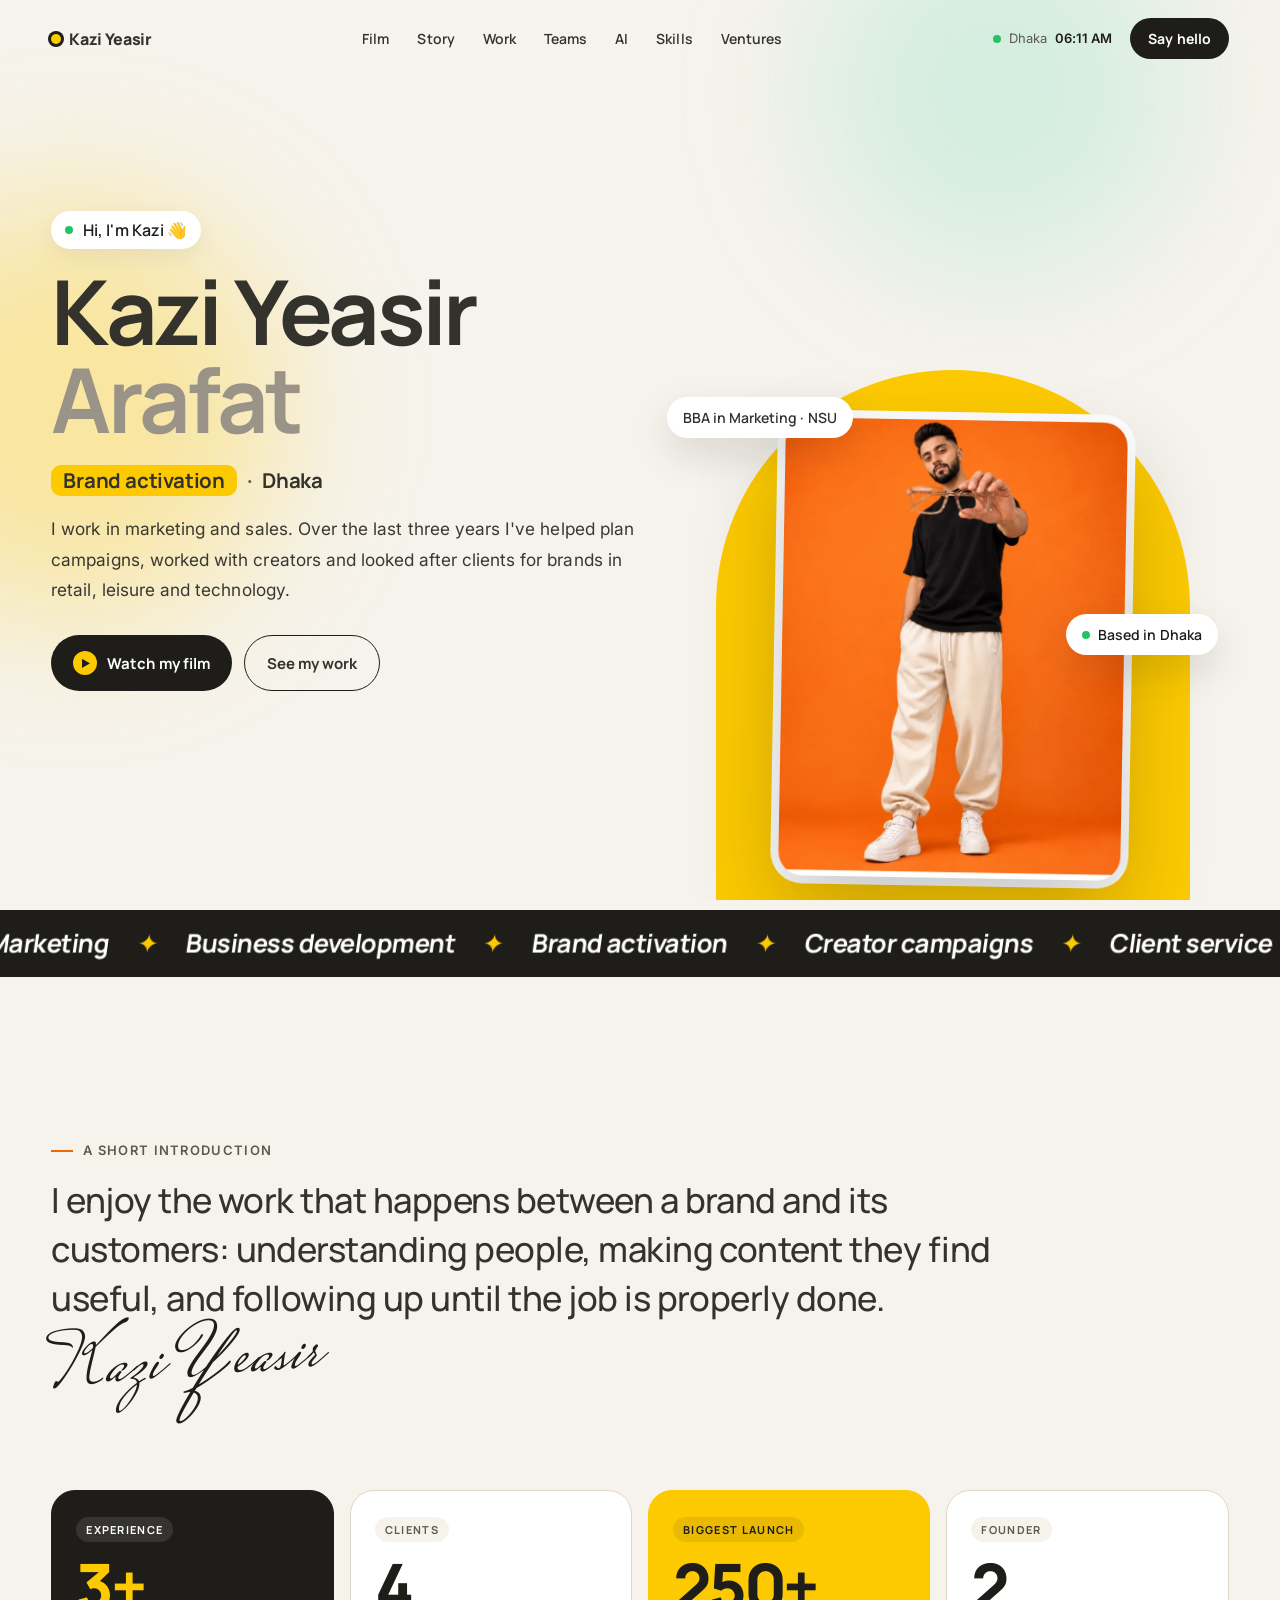
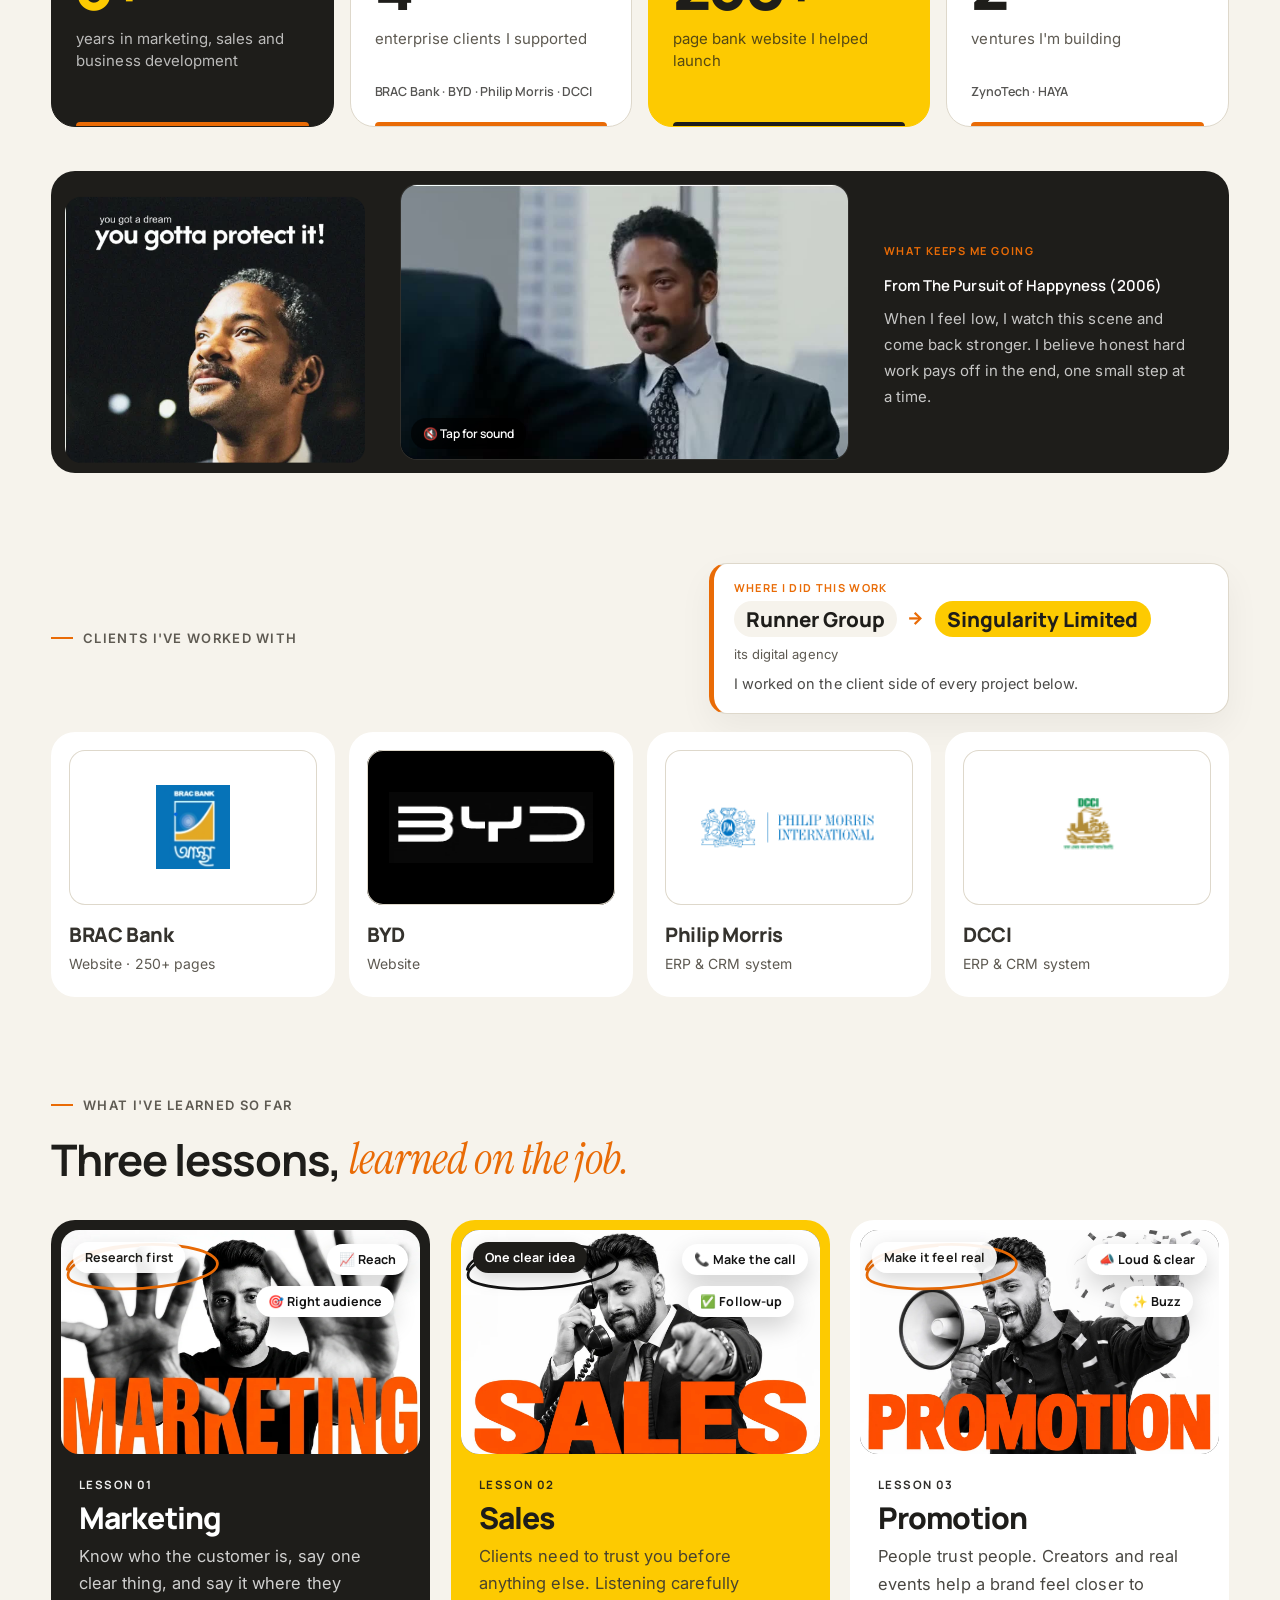
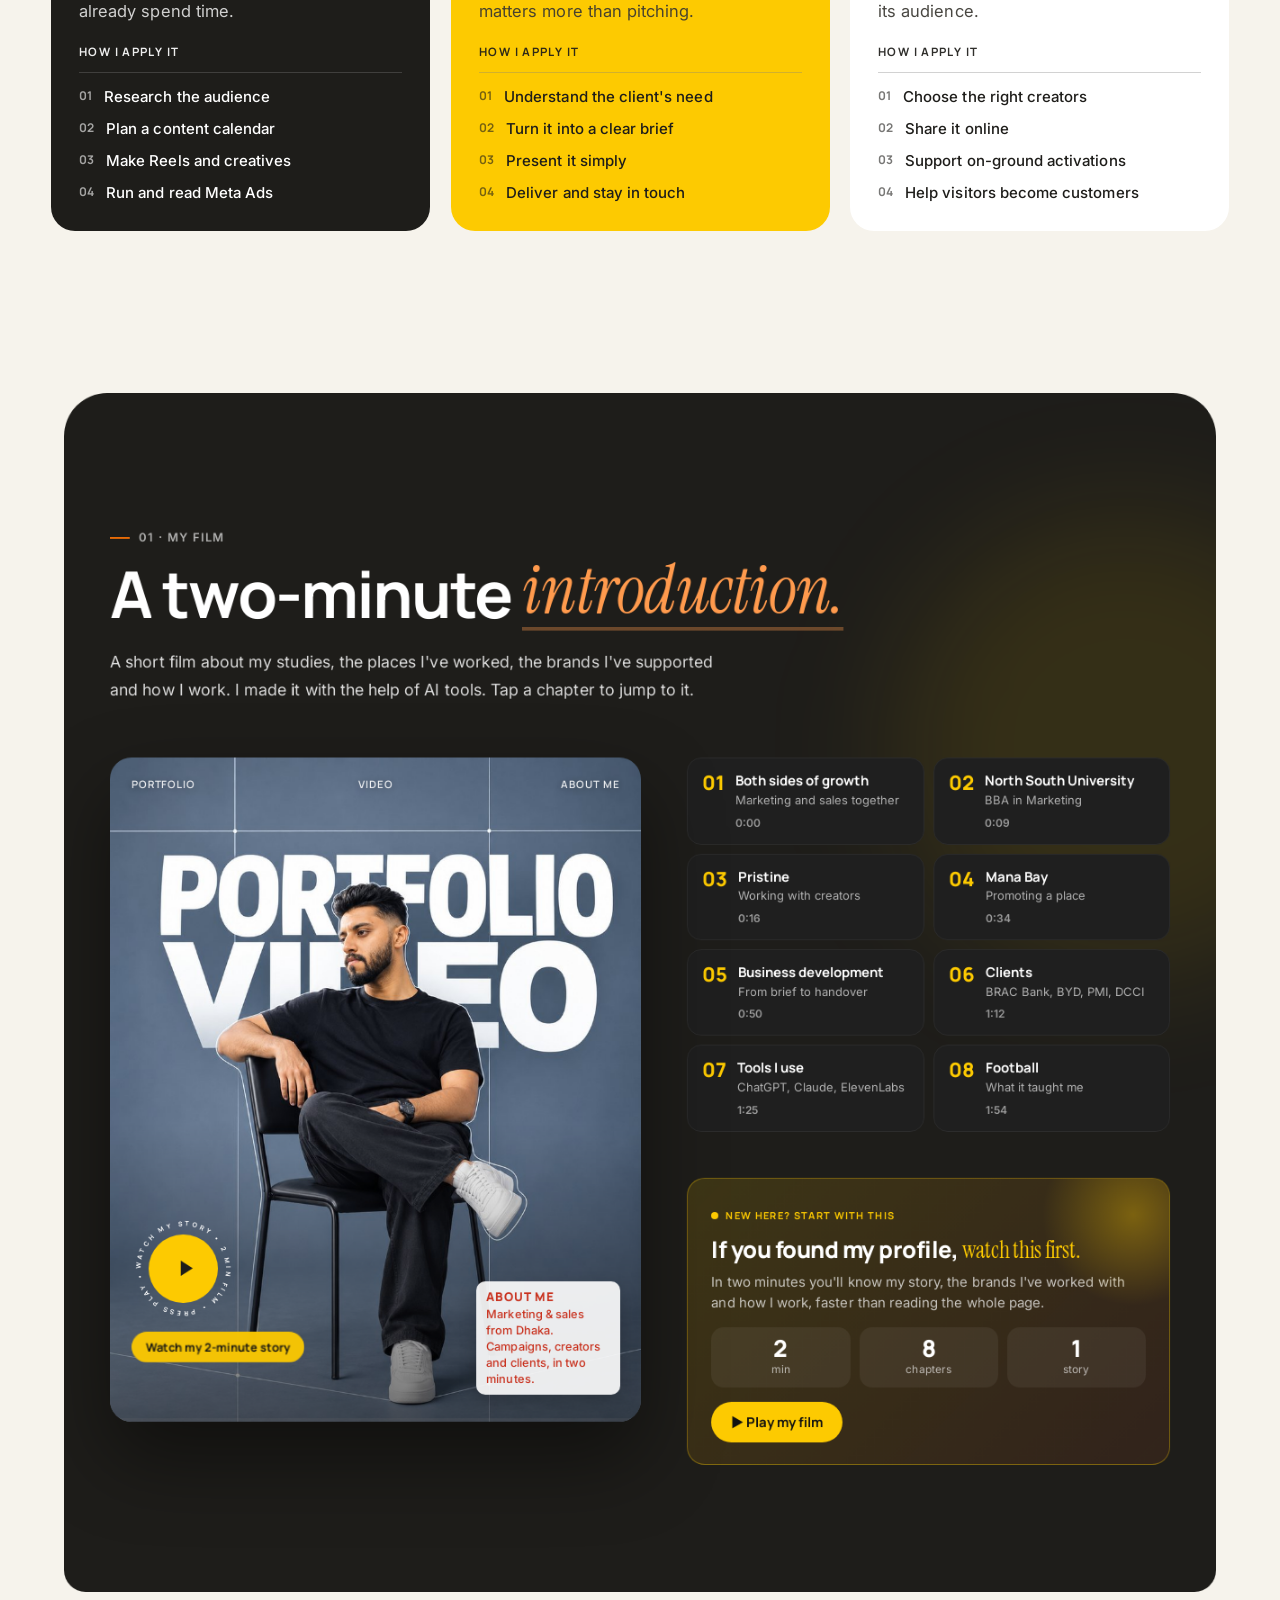
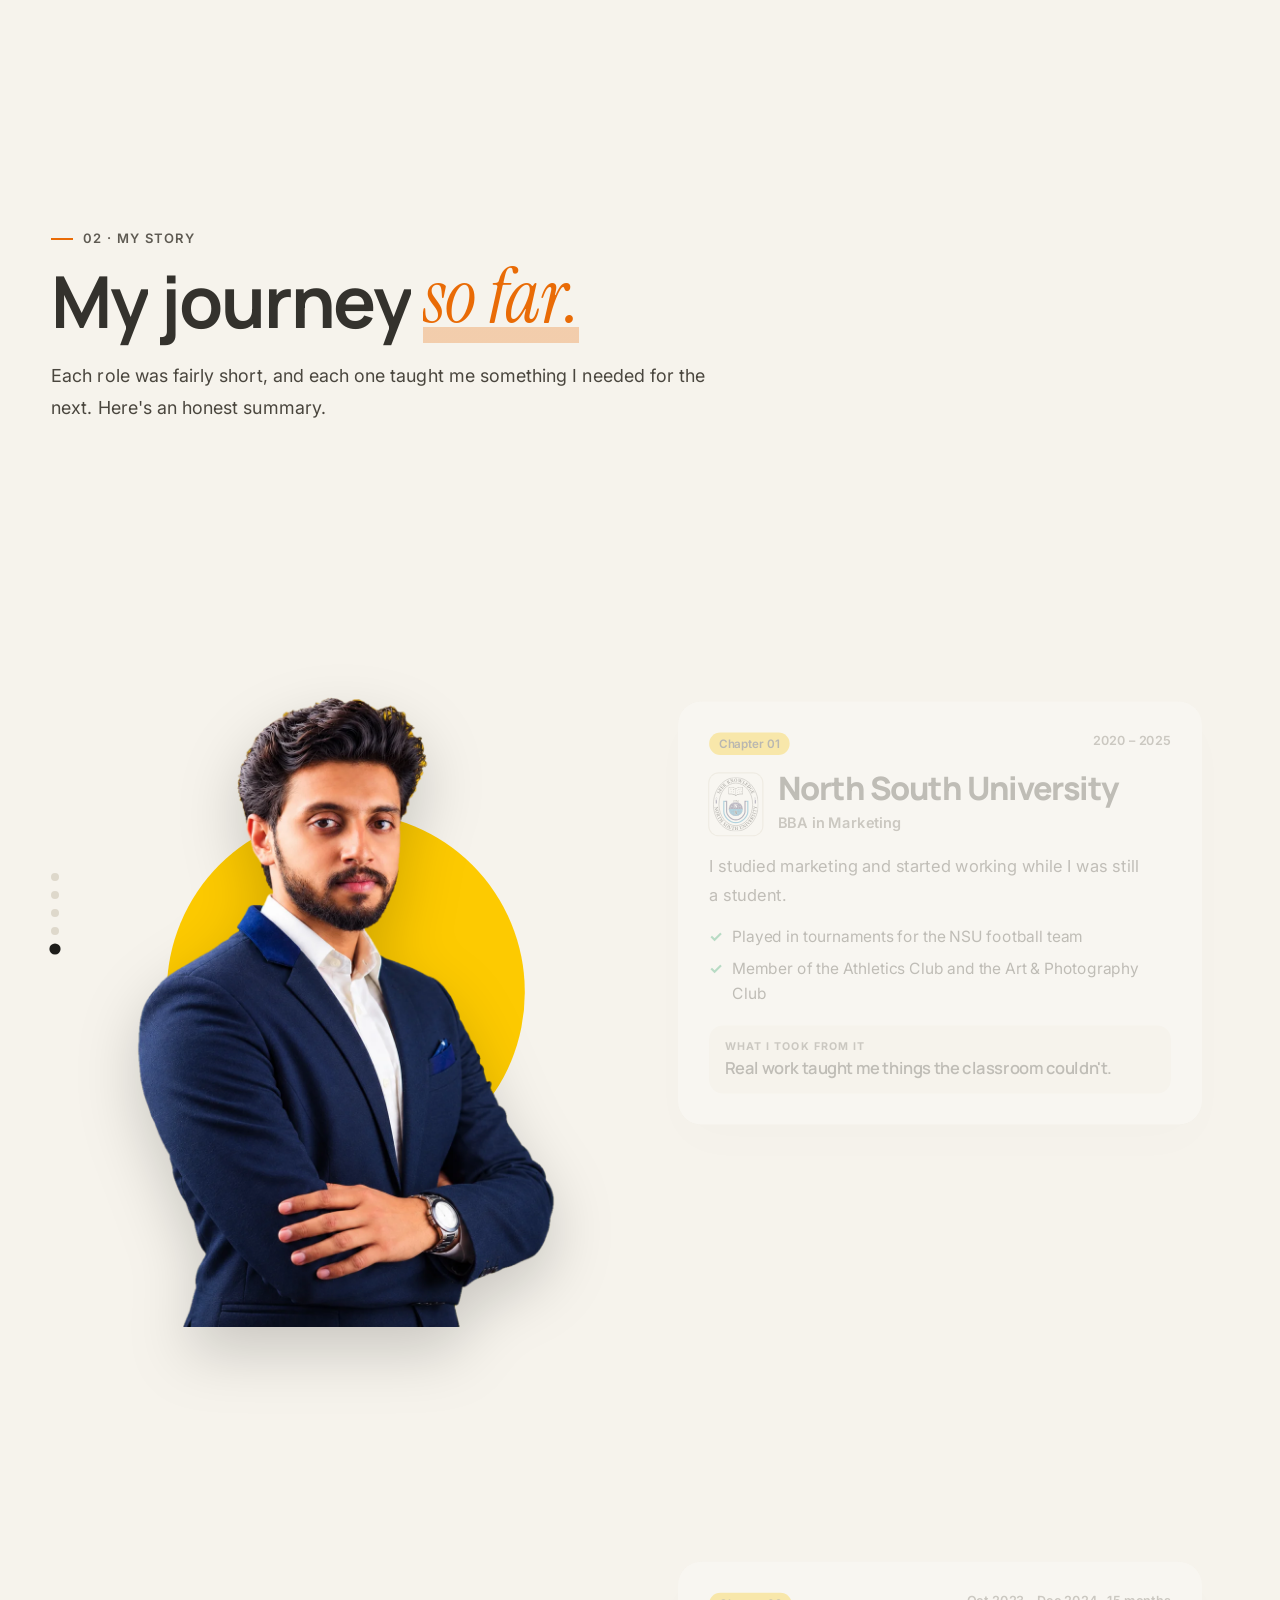
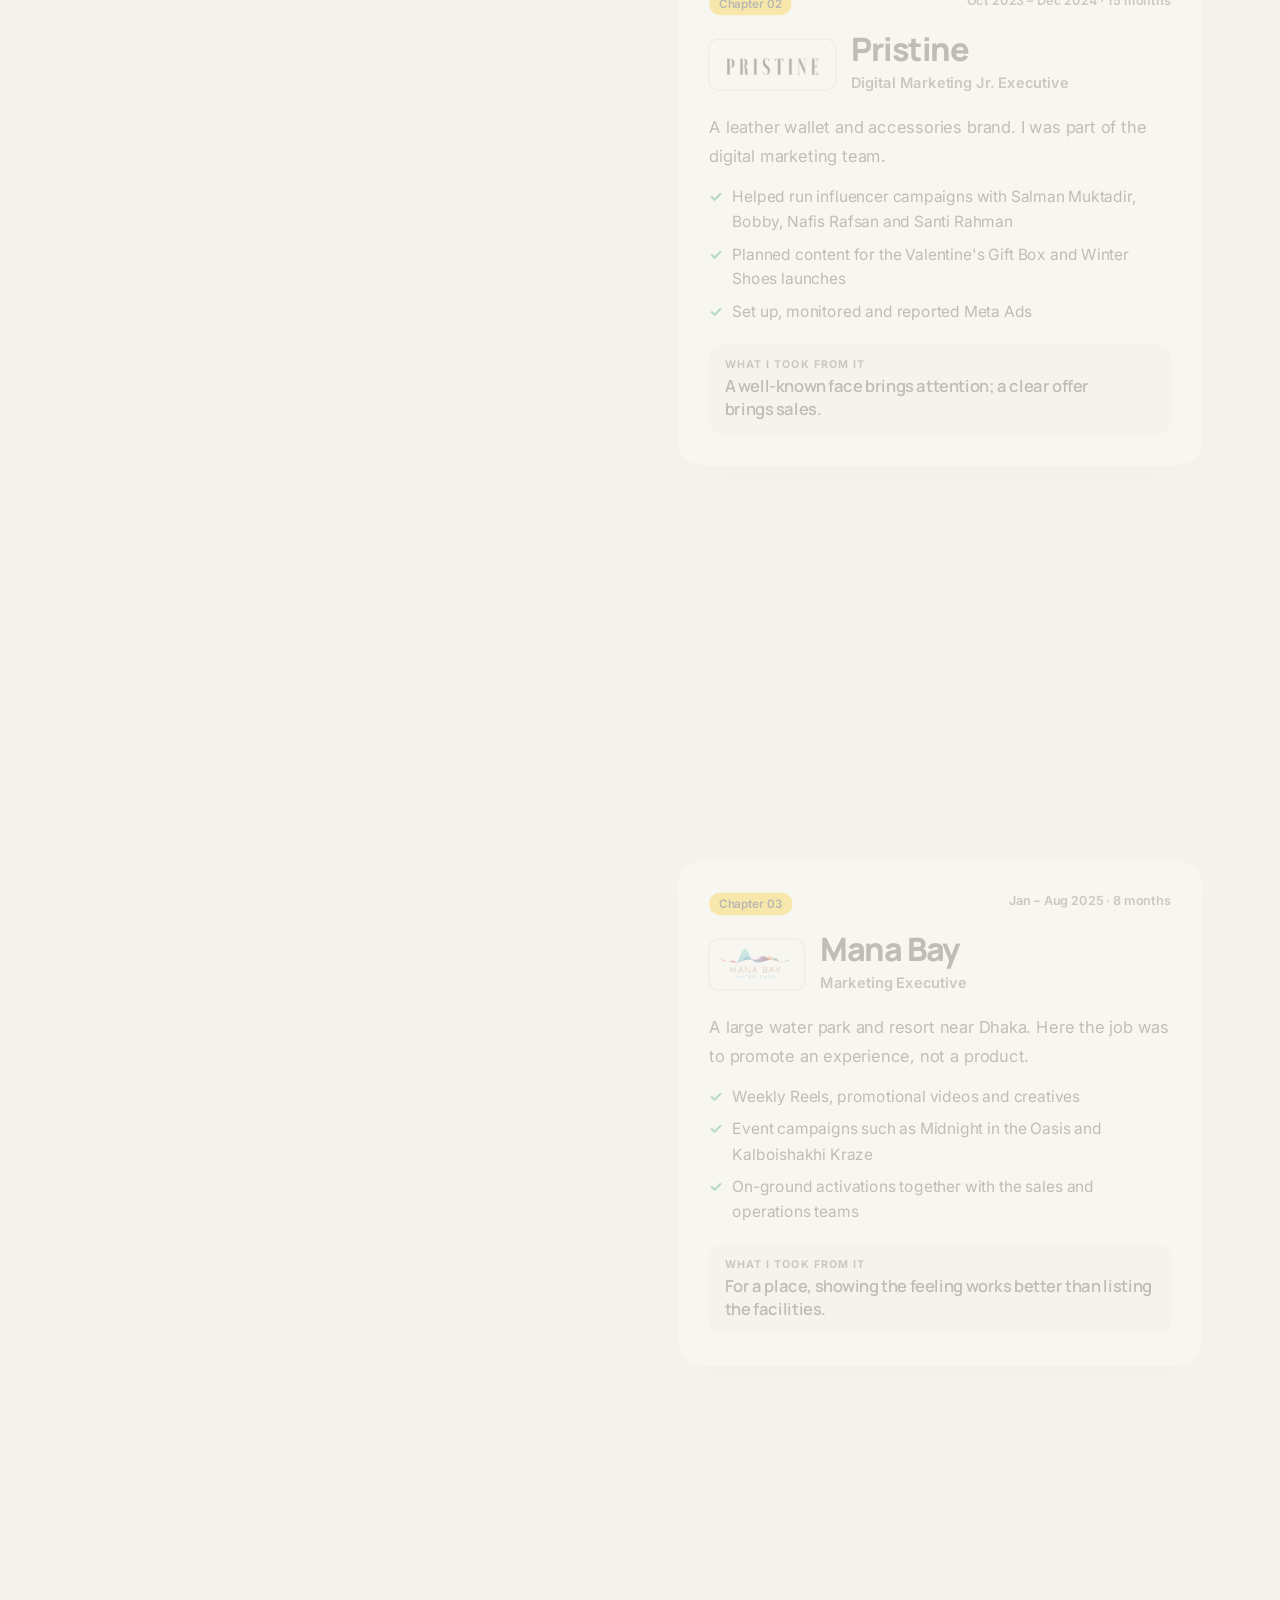
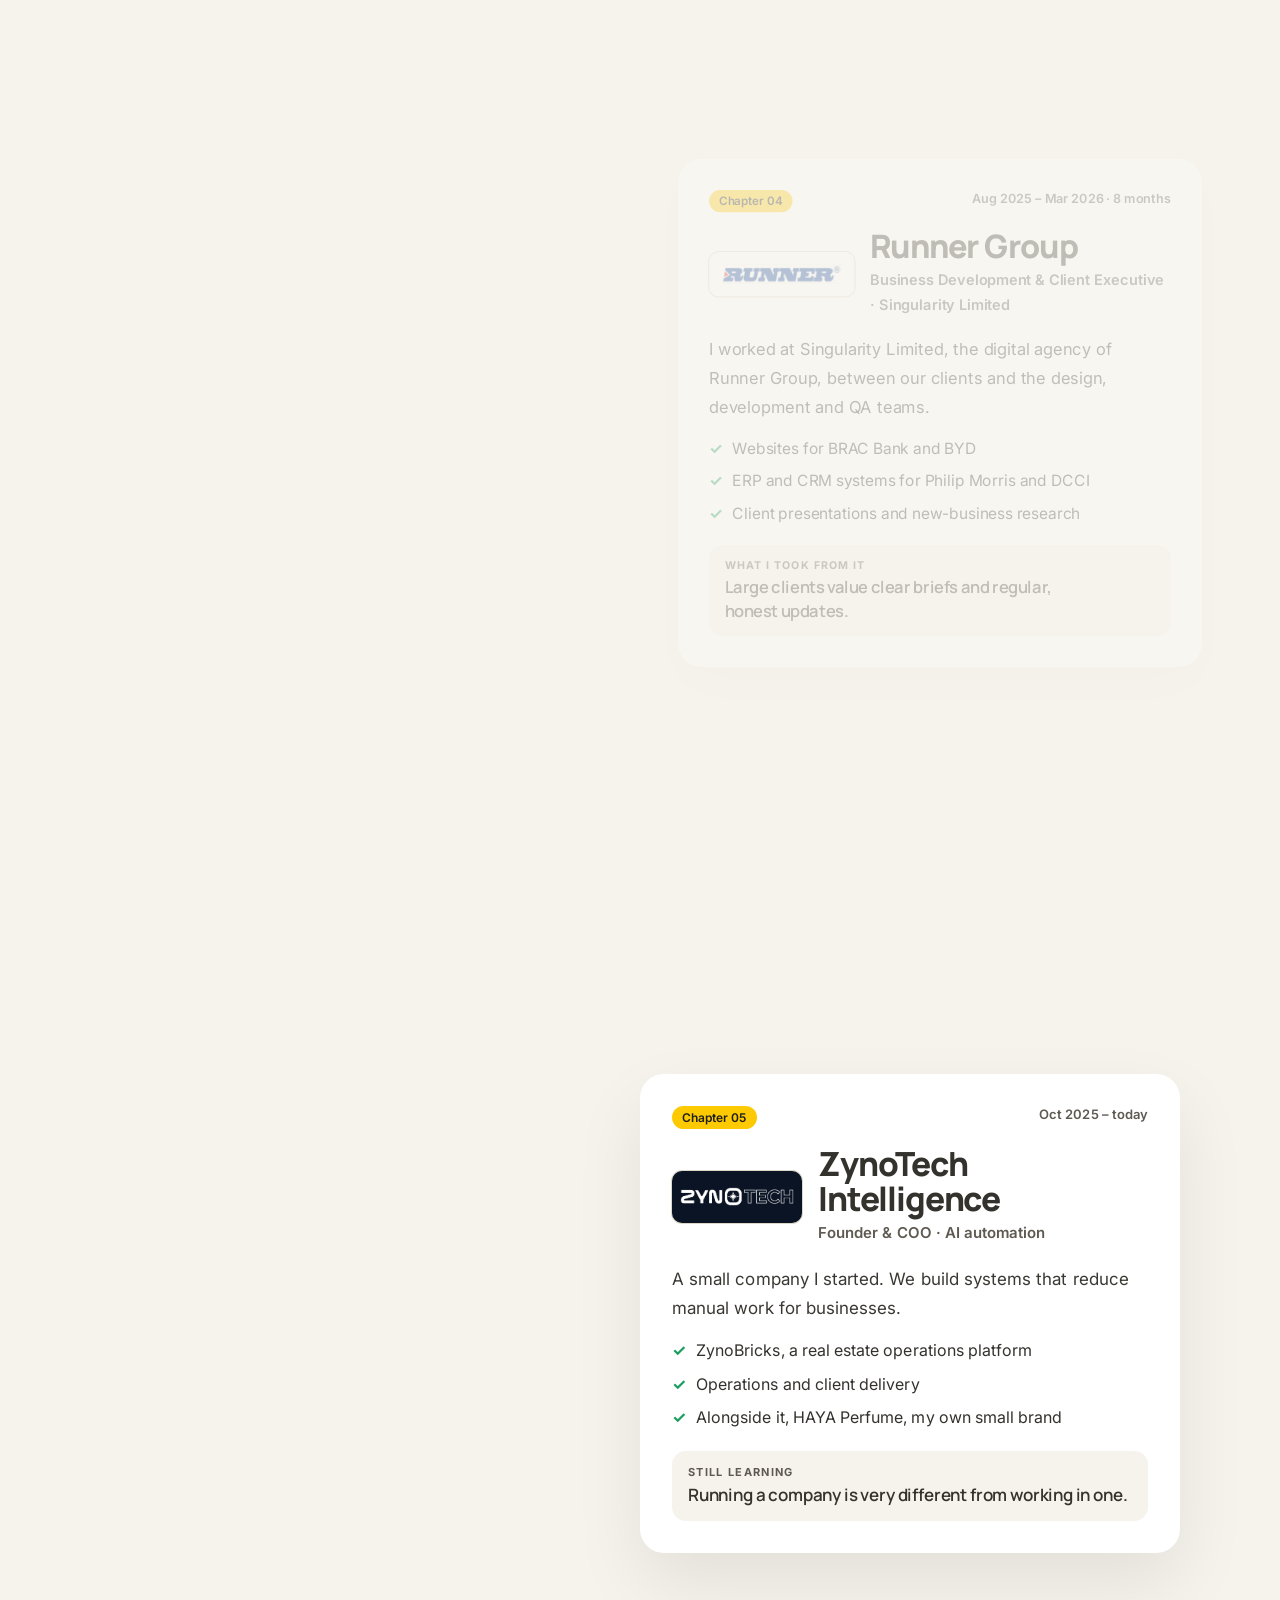
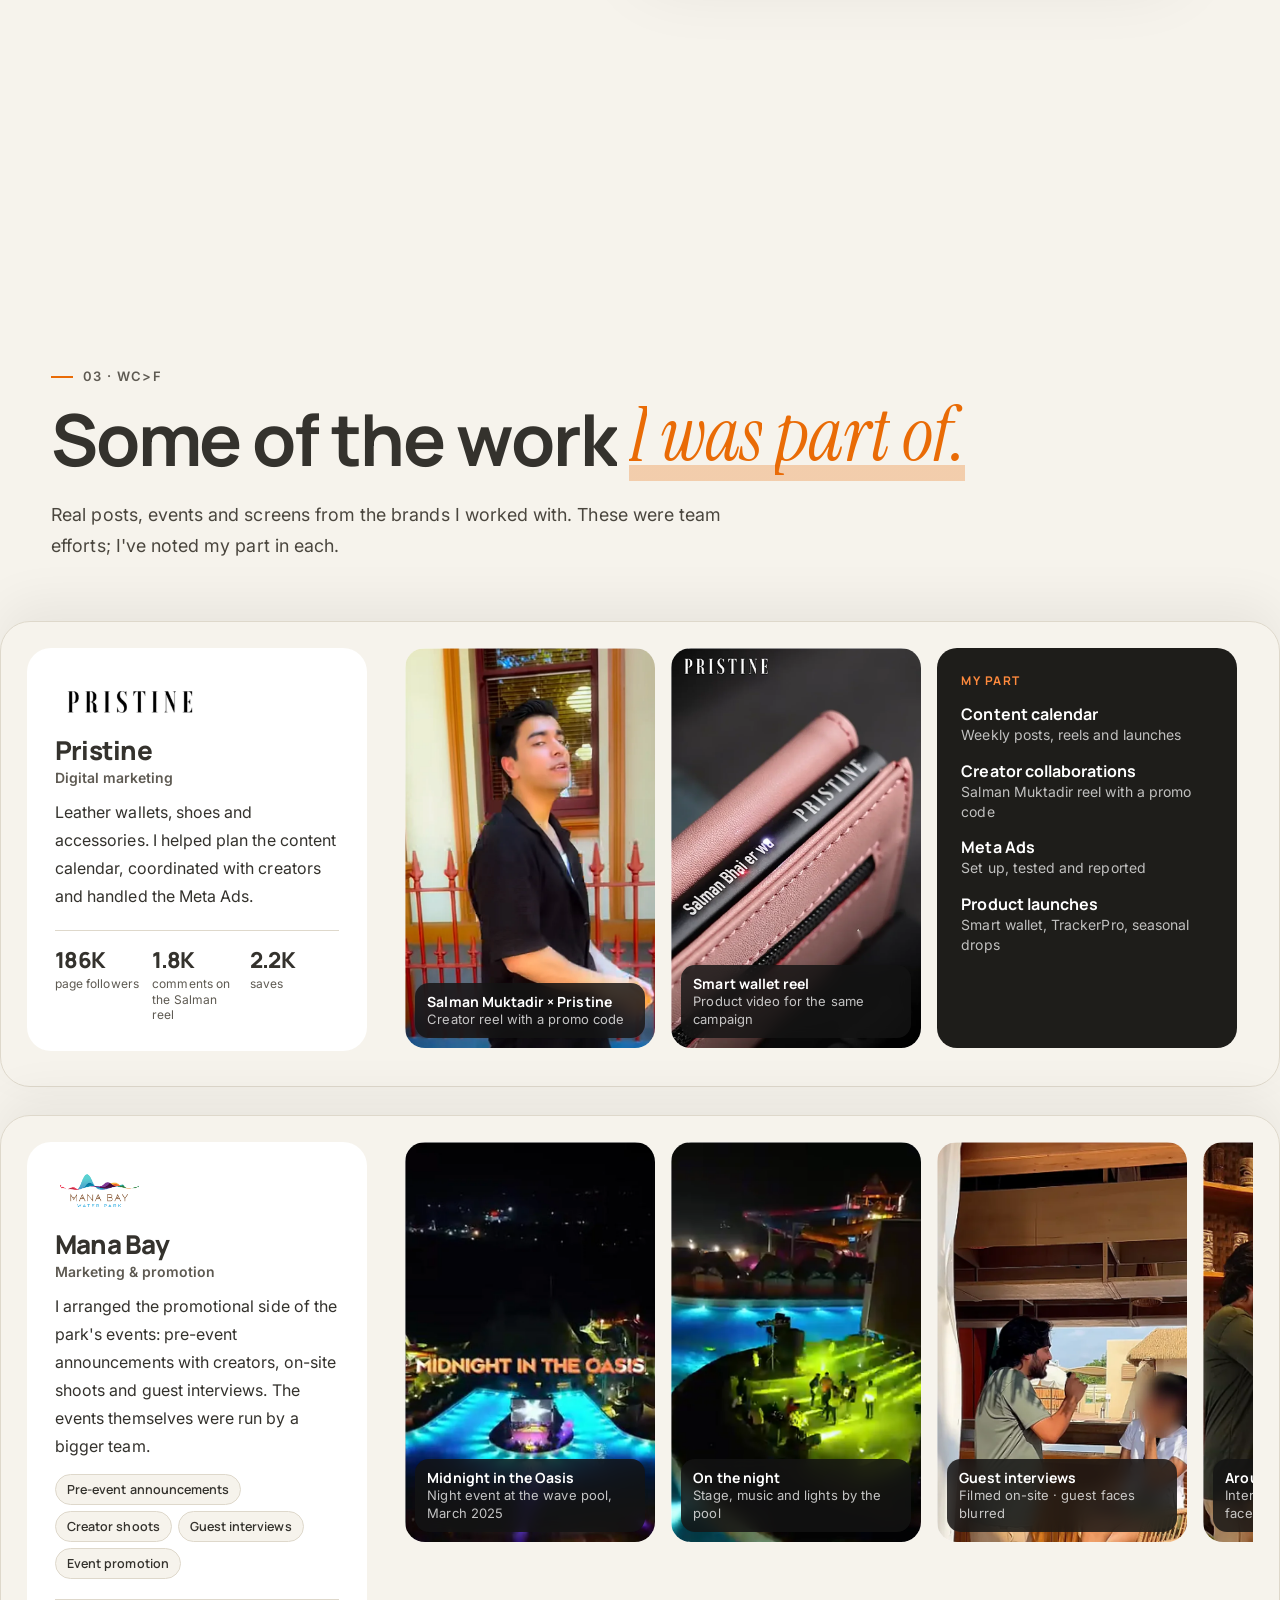
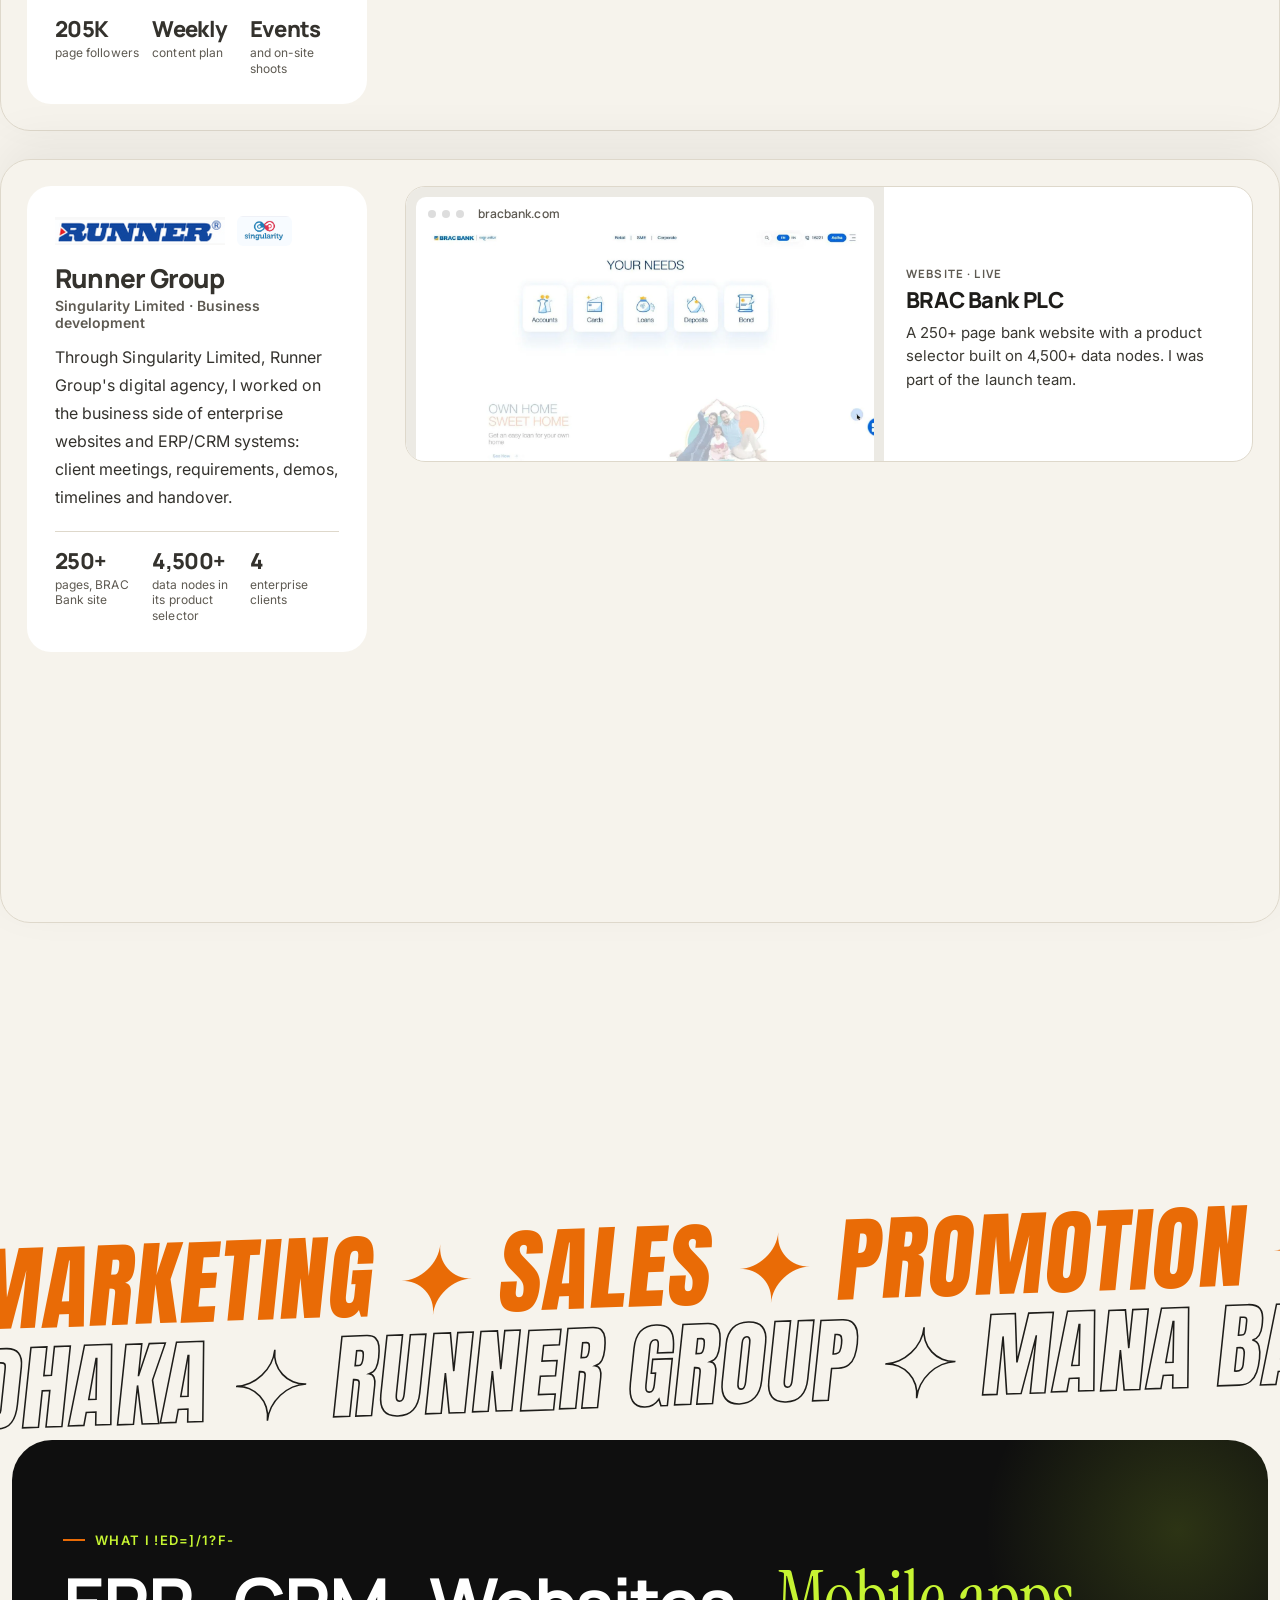
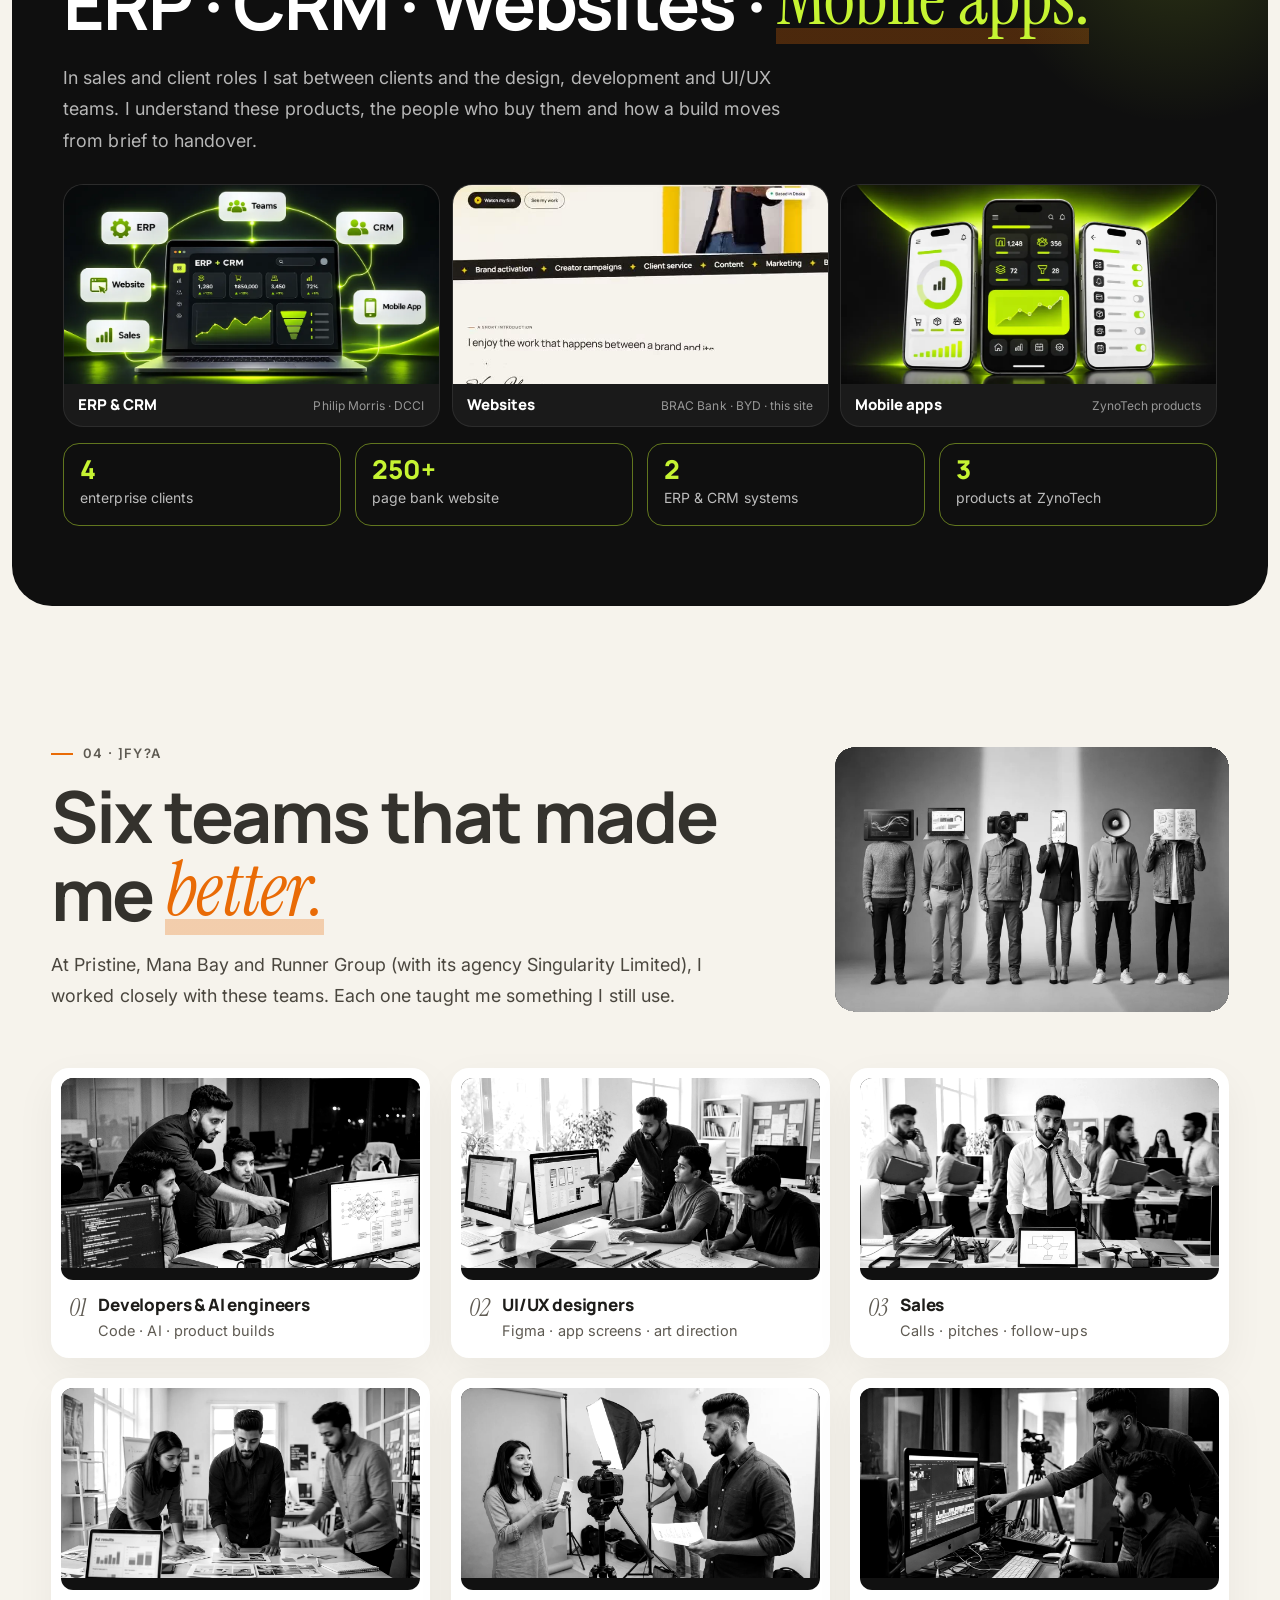
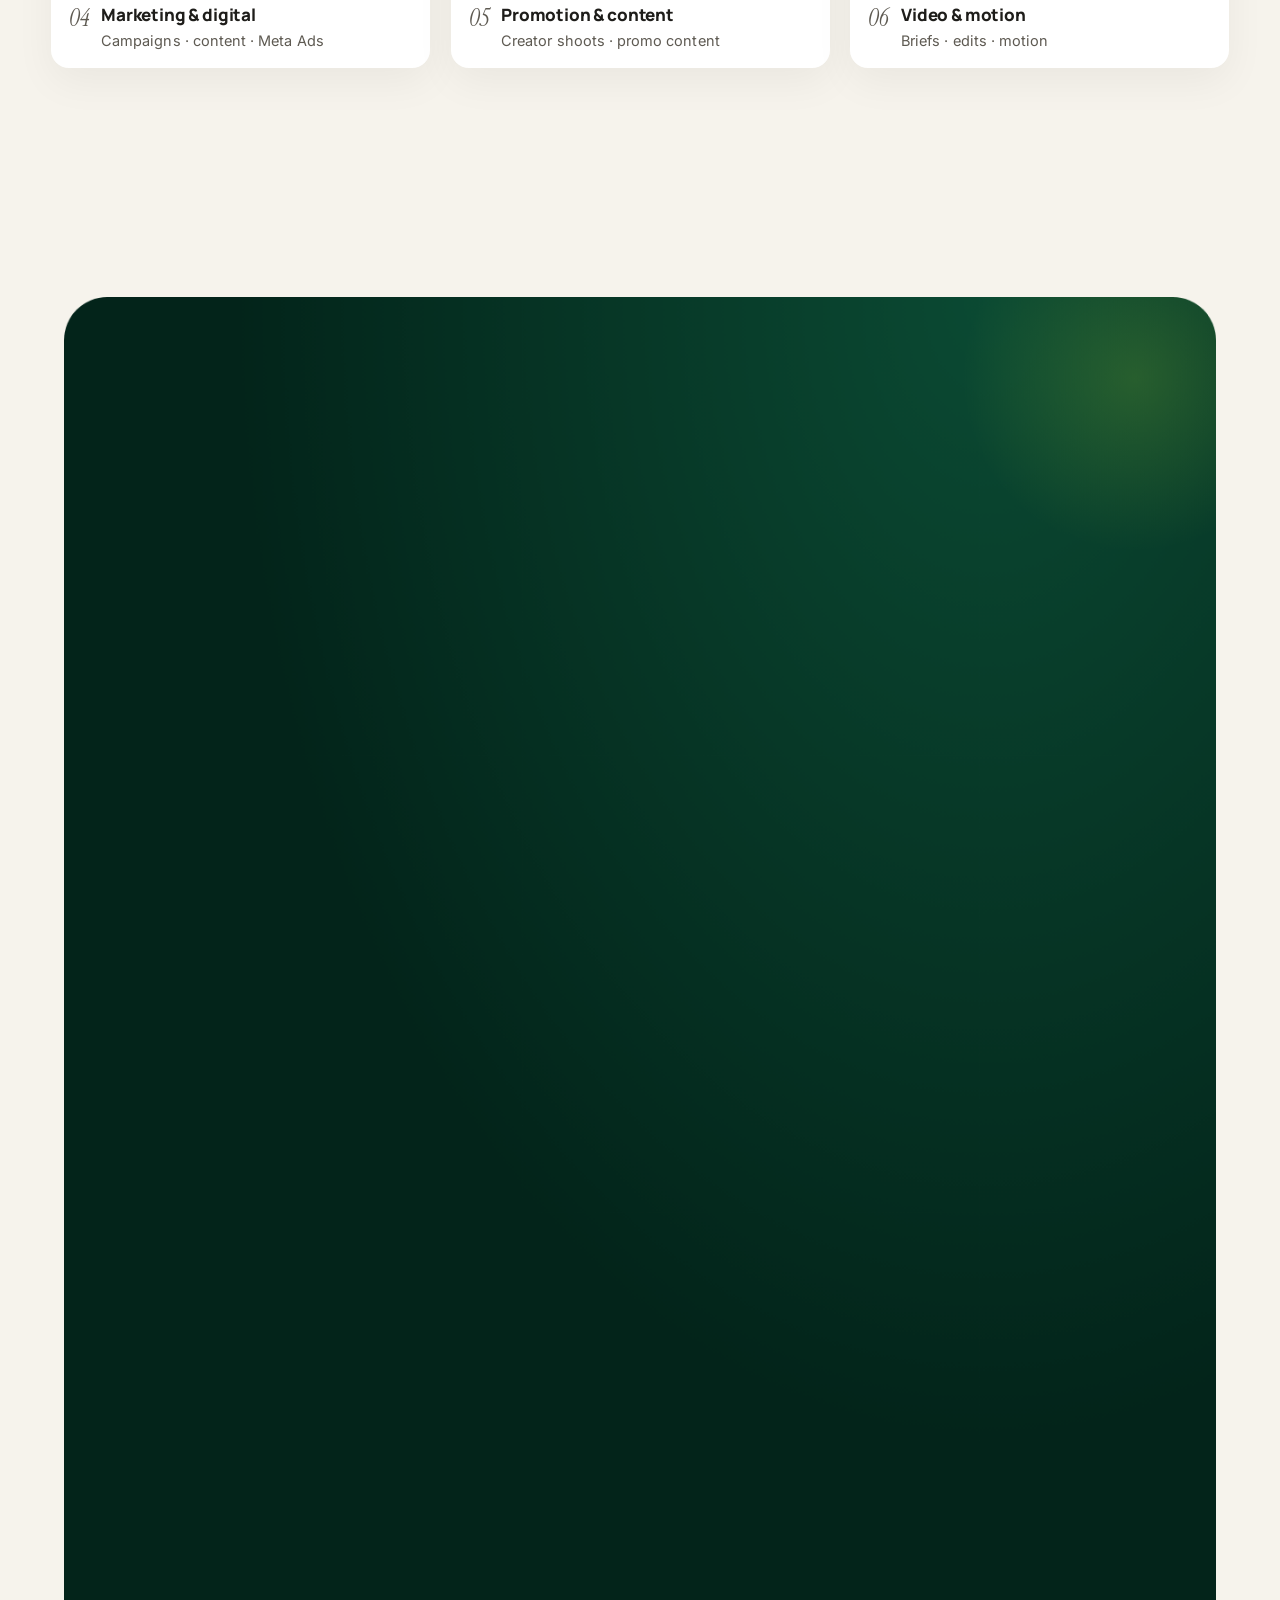
<file: index.html>
<!doctype html>
<html lang="en">
<head>
<meta charset="utf-8">
<meta name="viewport" content="width=device-width, initial-scale=1, viewport-fit=cover">
<title>Kazi Yeasir Arafat · Marketing &amp; Business Development</title>
<meta name="description" content="Kazi Yeasir Arafat, Dhaka. Marketing and business development: campaigns, creators, brand activation and client work for brands like BRAC Bank, BYD, Philip Morris and DCCI.">
<meta name="theme-color" content="#F4F1EA">
<meta property="og:type" content="website">
<meta property="og:title" content="Kazi Yeasir Arafat · Marketing &amp; Business Development">
<meta property="og:description" content="Campaigns, creators, brand activation and client work, based in Dhaka.">
<meta property="og:image" content="https://kaziarafat-alt.github.io/assets/img/og.jpg">
<meta property="og:url" content="https://kaziarafat-alt.github.io/">
<link rel="canonical" href="https://kaziarafat-alt.github.io/">
<meta name="twitter:card" content="summary_large_image">
<link rel="icon" href="assets/img/favicon.svg" type="image/svg+xml">
<link rel="preconnect" href="https://fonts.googleapis.com">
<link rel="preconnect" href="https://fonts.gstatic.com" crossorigin>
<link href="https://fonts.googleapis.com/css2?family=Manrope:wght@500;600;700;800&family=Inter:wght@400;500;600&family=Instrument+Serif:ital@0;1&family=Hind+Siliguri:wght@500;600&family=Mrs+Saint+Delafield&family=Anton&display=swap" rel="stylesheet">
<link rel="stylesheet" href="assets/css/m3.css?v=2" media="(max-width:760px)"><link rel="stylesheet" href="assets/css/bundle.css?v=122"><link rel="preload" as="image" href="assets/img/kazi-hero-orange.webp">
</head>
<body>

<div class="progress-bar" aria-hidden="true"><i></i></div>
<div class="cursor-dot" aria-hidden="true"></div>

<div class="loader" aria-hidden="true">
  <div class="loader-words"><span>Hello</span><span class="bn">হ্যালো</span><span>Hola</span><span>Bonjour</span><span>I'm Kazi</span></div>
  <div class="loader-bar"><i></i></div>
</div>

<header class="nav">
  <a href="#top" class="brand magnetic"><span class="brand-dot"></span>Kazi Yeasir</a>
  <nav class="nav-links" aria-label="Main">
    <a href="#video">Film</a><a href="#story">Story</a><a href="#work">Work</a><a href="#teams">Teams</a><a href="#ai">AI</a><a href="#skills">Skills</a><a href="#ventures">Ventures</a>
  </nav>
  <div class="nav-right">
    <span class="clock"><i class="dot"></i>Dhaka <b data-clock>--:--</b></span>
    <a href="#contact" class="btn-talk">Say hello</a>
    <button class="menu-btn" aria-label="Open menu" aria-expanded="false"><span></span><span></span></button>
  </div>
</header>

<div class="menu" aria-hidden="true">
  <nav>
    <a href="#video"><small>01</small>Film</a>
    <a href="#story"><small>02</small>Story</a>
    <a href="#work"><small>03</small>Work</a>
    <a href="#teams"><small>04</small>Teams</a>
    <a href="#ai"><small>05</small>AI</a>
    <a href="#skills"><small>06</small>Skills</a>
    <a href="#ventures"><small>07</small>Ventures</a>
    <a href="#contact"><small>08</small>Contact</a>
  </nav>
  <div class="menu-foot">
    <a href="mailto:yeasir963@gmail.com">yeasir963@gmail.com</a>
    <a href="https://www.linkedin.com/in/kazi-yeasir-arafat-anan-a77750223/" target="_blank" rel="noopener">LinkedIn ↗</a>
  </div>
</div>

<main id="top">
<!-- MOBILE APP LAYER (phones only) -->
<div id="m" class="m-app">
<section class="m3s" id="m3-1"><div class="m3z" style="height:620px"><div class="x-sc" style="padding:0;background:var(--o)"><div class="x-chap"><b>01</b><span>Intro</span><i style="--p:6%"></i></div>
<div style="position:absolute;top:66px;left:-10px;right:-10px;font:800 88px/0.82 Manrope;letter-spacing:-.06em;color:rgba(255,255,255,.2);white-space:nowrap"><div style="animation:m3marq 9s linear infinite;display:inline-block">KAZI YEASIR KAZI YEASIR&nbsp;</div><br><div style="animation:m3marq 11s linear infinite reverse;display:inline-block">ARAFAT ARAFAT ARAFAT&nbsp;</div></div>
<img src="assets/img/kazi-hero-orange.webp" style="position:absolute;left:0;right:0;top:36px;width:100%;height:330px;object-fit:cover;object-position:50% 18%;animation:m3pop 6s cubic-bezier(.2,.9,.3,1.2) 1 both;mix-blend-mode:multiply">
<div style="position:absolute;top:52px;left:14px;background:#fff;border-radius:99px;padding:5px 10px;font-size:10.5px;font-weight:700;animation:m3float 3s infinite">Dhaka · BBA, NSU</div>
<div style="position:absolute;left:0;right:0;bottom:0;height:300px;background:var(--ink);color:#fff;border-radius:28px 28px 0 0;padding:18px 16px">
 <div class="x-a" style="font-weight:800;font-size:24px;letter-spacing:-.03em">Hi, I'm Kazi.</div>
 <div class="x-a x-d1" style="height:1.1em;overflow:hidden;font:400 24px/1.1 'Instrument Serif';color:var(--y)"><div style="animation:m3words 6s infinite">Marketing.<br>Sales and BD.<br>AI workflows.<br>Marketing.</div></div>
 <div class="x-a x-d2" style="font-size:11px;color:#bbb;margin-top:6px;line-height:1.45">Business development and marketing. Founder &amp; COO of ZynoTech Intelligence, founder of HAYA Parfums.</div>
 <div class="x-a x-d3 x-row" style="margin-top:10px"><span class="x-dkc x-num"><b style="color:#fff">3+</b>years</span><span class="x-dkc x-num"><b style="color:#fff">4</b>enterprise clients</span><span class="x-dkc x-num"><b style="color:#fff">2</b>ventures</span></div>
 <button type="button" data-film class="x-a x-d4" style="margin-top:10px;display:flex;align-items:center;gap:10px;background:var(--y);color:#111;border-radius:99px;padding:7px 12px;font-weight:800;font-size:12.5px"><span style="width:24px;height:24px;border-radius:50%;background:#111;animation:m3pulse 1.4s infinite"></span>New here? Watch my 2-min film</button>
</div></div></div></section>
<section class="m3s" id="m3-2"><div class="m3z" style="height:620px"><div class="x-sc" style=""><div class="x-chap"><b>02</b><span>What I do</span><i style="--p:12%"></i></div><div class="x-short">In short: Four services, one person.</div>
<div class="x-ey x-a">What I do</div><div class="x-h2 x-a x-d1">Four things, <em>done well.</em></div>
<div style="display:grid;grid-template-columns:1fr 1fr;gap:8px"><div class="x-a x-d1" style="position:relative;border-radius:18px;overflow:hidden;height:150px"><img loading="lazy" src="assets/img/skills/digital-v4.webp" style="width:100%;height:100%;object-fit:cover"><div style="position:absolute;inset:0;background:linear-gradient(transparent 30%,rgba(0,0,0,.85))"></div><span style="position:absolute;top:8px;left:8px;width:22px;height:22px;border-radius:7px;background:var(--o);color:#fff;font:800 11px Manrope;display:grid;place-items:center">01</span><div style="position:absolute;left:9px;right:9px;bottom:8px;color:#fff"><b style="font-size:14px;display:block">Marketing</b><span style="font-size:9.5px;opacity:.85;line-height:1.3">Content calendars, Reels, Meta Ads</span></div></div><div class="x-a x-d2" style="position:relative;border-radius:18px;overflow:hidden;height:150px"><img loading="lazy" src="assets/img/skills/sales-v3.webp" style="width:100%;height:100%;object-fit:cover"><div style="position:absolute;inset:0;background:linear-gradient(transparent 30%,rgba(0,0,0,.85))"></div><span style="position:absolute;top:8px;left:8px;width:22px;height:22px;border-radius:7px;background:var(--ink);color:#fff;font:800 11px Manrope;display:grid;place-items:center">02</span><div style="position:absolute;left:9px;right:9px;bottom:8px;color:#fff"><b style="font-size:14px;display:block">Sales &amp; BD</b><span style="font-size:9.5px;opacity:.85;line-height:1.3">Client briefs, pitches, delivery</span></div></div><div class="x-a x-d3" style="position:relative;border-radius:18px;overflow:hidden;height:150px"><img loading="lazy" src="assets/img/skills/promotion-v5.webp" style="width:100%;height:100%;object-fit:cover"><div style="position:absolute;inset:0;background:linear-gradient(transparent 30%,rgba(0,0,0,.85))"></div><span style="position:absolute;top:8px;left:8px;width:22px;height:22px;border-radius:7px;background:var(--y);color:#111;font:800 11px Manrope;display:grid;place-items:center">03</span><div style="position:absolute;left:9px;right:9px;bottom:8px;color:#fff"><b style="font-size:14px;display:block">Promotion</b><span style="font-size:9.5px;opacity:.85;line-height:1.3">Creators, events, activations</span></div></div><div class="x-a x-d4" style="position:relative;border-radius:18px;overflow:hidden;height:150px"><img loading="lazy" src="assets/img/ai/kazi-claude.webp" style="width:100%;height:100%;object-fit:cover"><div style="position:absolute;inset:0;background:linear-gradient(transparent 30%,rgba(0,0,0,.85))"></div><span style="position:absolute;top:8px;left:8px;width:22px;height:22px;border-radius:7px;background:var(--l);color:#111;font:800 11px Manrope;display:grid;place-items:center">04</span><div style="position:absolute;left:9px;right:9px;bottom:8px;color:#fff"><b style="font-size:14px;display:block">AI workflows</b><span style="font-size:9.5px;opacity:.85;line-height:1.3">Video, web and visuals with Claude</span></div></div></div>
<div class="x-card x-a x-d5" style="margin-top:9px;font-size:10.5px;line-height:1.5"><b>In one line:</b> I sit between brands and their customers, and between clients and the teams who build for them.</div></div></div></section>
<section class="m3s" id="m3-3"><div class="m3z" style="height:620px"><div class="x-sc" style=""><div class="x-chap"><b>03</b><span>Three sides</span><i style="--p:19%"></i></div><div class="x-short">In short: Professional, creative, innovative.</div>
<div class="x-ey x-a">Three sides of me</div><div class="x-h2 x-a x-d1">One person, <em>three modes.</em></div>
<div style="position:relative;height:250px;margin-top:6px">
 <div style="position:absolute;inset:14px 36px 0;border-radius:22px;overflow:hidden;animation:m3fanL 6s 1 both"><img loading="lazy" src="assets/img/v24/side-cre.webp" style="width:100%;height:100%;object-fit:cover"></div>
 <div style="position:absolute;inset:14px 36px 0;border-radius:22px;overflow:hidden;animation:m3fanR 6s 1 both"><img loading="lazy" src="assets/img/ai/kazi-claude.webp" style="width:100%;height:100%;object-fit:cover"></div>
 <div class="x-sheen" style="position:absolute;inset:14px 36px 0;border-radius:22px;overflow:hidden;box-shadow:0 18px 36px rgba(0,0,0,.25)"><img loading="lazy" src="assets/img/v24/side-pro2.webp" style="width:100%;height:100%;object-fit:cover"><b style="position:absolute;left:10px;top:10px;background:var(--o);color:#fff;font-size:13px;padding:4px 10px;border-radius:99px">Professional</b></div>
</div>
<div class="x-card x-a x-d3" style="margin-top:12px"><div class="x-li">Enterprise clients: BRAC Bank, BYD, PMI, DCCI</div><div class="x-li">Client needs turned into clear briefs</div><div class="x-li">Presentations and Meta Ads reporting</div></div>
<div style="display:flex;justify-content:center;gap:6px;margin-top:10px"><i style="width:22px;height:6px;border-radius:6px;background:var(--o)"></i><i style="width:6px;height:6px;border-radius:6px;background:#ccc"></i><i style="width:6px;height:6px;border-radius:6px;background:#ccc"></i></div></div></div></section>
<section class="m3s" id="m3-4"><div class="m3z" style="height:680px"><div class="x-sc" style=""><div class="x-chap"><b>04</b><span>Experience</span><i style="--p:25%"></i></div><div class="x-short">In short: 3+ years, 5 stops, every date.</div>
<div class="x-ey x-a">Experience</div><div class="x-h2 x-a x-d1">3+ years, <em>every stop.</em></div>
<div style="position:relative;padding-left:42px"><div style="position:absolute;left:17px;top:4px;bottom:4px;width:3px;background:#e5dfd5;border-radius:3px"><div style="width:100%;background:linear-gradient(var(--o),var(--y));border-radius:3px;animation:m3draw 6s 1 both"></div></div><div class="x-a x-d1" style="position:relative;margin-bottom:8px;background:#fff;color:inherit;border-radius:14px;padding:8px 10px"><img loading="lazy" src="assets/img/nsu-logo.svg" style="position:absolute;left:-40px;top:5px;width:32px;height:32px;border-radius:50%;background:#fff;padding:4px;object-fit:contain;border:2px solid var(--o)"><span class="x-k" style="">2020–25</span><b style="display:block;font-size:12.5px">North South University</b><span style="font-size:10.5px;color:#777">BBA in Marketing · football team</span></div><div class="x-a x-d2" style="position:relative;margin-bottom:8px;background:#fff;color:inherit;border-radius:14px;padding:8px 10px"><img loading="lazy" src="assets/img/logo-pristine.png" style="position:absolute;left:-40px;top:5px;width:32px;height:32px;border-radius:50%;background:#fff;padding:4px;object-fit:contain;border:2px solid var(--o)"><span class="x-k" style="">Oct 23 – Dec 24 · 15 mo</span><b style="display:block;font-size:12.5px">Pristine</b><span style="font-size:10.5px;color:#777">Digital Marketing Jr. Executive</span></div><div class="x-a x-d3" style="position:relative;margin-bottom:8px;background:#fff;color:inherit;border-radius:14px;padding:8px 10px"><img loading="lazy" src="assets/img/logo-manabay.png" style="position:absolute;left:-40px;top:5px;width:32px;height:32px;border-radius:50%;background:#fff;padding:4px;object-fit:contain;border:2px solid var(--o)"><span class="x-k" style="">Jan – Aug 25 · 8 mo</span><b style="display:block;font-size:12.5px">Mana Bay</b><span style="font-size:10.5px;color:#777">Marketing Executive</span></div><div class="x-a x-d4" style="position:relative;margin-bottom:8px;background:var(--ink);color:#fff;border-radius:14px;padding:8px 10px"><img loading="lazy" src="assets/img/logo-runner.png" style="position:absolute;left:-40px;top:5px;width:32px;height:32px;border-radius:50%;background:#fff;padding:4px;object-fit:contain;border:2px solid var(--y);animation:m3pulse 1.6s infinite"><span class="x-k" style="color:var(--y)">Aug 25 – Mar 26 · 8 mo</span><b style="display:block;font-size:12.5px">Singularity Limited (Runner Group)</b><span style="font-size:10.5px;color:#aaa">Business Dev &amp; Client Executive</span></div><div class="x-a x-d5" style="position:relative;margin-bottom:8px;background:#fff;color:inherit;border-radius:14px;padding:8px 10px"><img loading="lazy" src="assets/img/logo-zynotech-w.png" style="position:absolute;left:-40px;top:5px;width:32px;height:32px;border-radius:50%;background:#111;padding:4px;object-fit:contain;border:2px solid var(--o)"><span class="x-k" style="">Oct 25 – today</span><b style="display:block;font-size:12.5px">ZynoTech Intelligence</b><span style="font-size:10.5px;color:#777">Founder &amp; COO</span></div></div></div></div></section>
<section class="m3s" id="m3-5"><div class="m3z" style="height:620px"><div class="x-sc" style=""><div class="x-chap"><b>05</b><span>Singularity</span><i style="--p:31%"></i></div><div class="x-short">In short: I connected clients with builders.</div>
<div style="display:flex;align-items:center;gap:8px" class="x-a"><img loading="lazy" class="x-lg" src="assets/img/logo-runner.png"><img loading="lazy" class="x-lg" src="assets/img/logo-singularity.png"><span class="x-k">Aug 25 – Mar 26</span></div>
<div class="x-h2 x-a x-d1" style="font-size:21px;margin-top:8px">Business Development <em>&amp; Client Executive</em></div>
<div class="x-a x-d1" style="font-size:10.5px;color:#777;margin-top:-6px">At Singularity Limited, Runner Group's digital agency</div>
<div class="x-row x-a x-d2" style="margin-top:10px"><span class="x-card x-num"><b>250+</b>pages</span><span class="x-card x-num"><b>4,500+</b>data nodes</span><span class="x-card x-num"><b>4</b>clients</span></div>
<div class="x-card x-a x-d3" style="margin-top:8px"><span class="x-k">What I did</span><div class="x-li">BRAC Bank and BYD websites</div><div class="x-li">ERP &amp; CRM for Philip Morris and DCCI</div><div class="x-li">Bridge between clients and design, dev, QA</div><div class="x-li">Represented Bondstein, Global Sourcing Expo 2025</div></div>
<div class="x-row x-a x-d4" style="margin-top:8px;gap:5px"><img loading="lazy" class="x-lg" style="height:34px" src="assets/img/client-brac.png"><img loading="lazy" class="x-lg" style="height:34px" src="assets/img/client-byd.png"><img loading="lazy" class="x-lg" style="height:34px" src="assets/img/client-pmi.png"><img loading="lazy" class="x-lg" style="height:34px" src="assets/img/client-dcci.png"></div>
<div class="x-qt x-a x-d5">"Large clients value clear briefs and honest updates."</div></div></div></section>
<section class="m3s" id="m3-6"><div class="m3z" style="height:620px"><div class="x-sc" style=""><div class="x-chap"><b>06</b><span>Projects</span><i style="--p:38%"></i></div><div class="x-short">In short: 4 enterprise clients, real builds.</div>
<div class="x-ey x-a">Projects at Singularity</div><div class="x-h2 x-a x-d1">4 clients, <em>real builds.</em></div>
<div style="display:grid;grid-template-columns:1fr 1fr;gap:8px"><div class="x-a x-d1" style="background:#fff;border-radius:16px;overflow:hidden"><div style="position:relative"><img loading="lazy" src="assets/img/real/brac-site.webp" style="width:100%;height:84px;object-fit:cover"><img loading="lazy" src="assets/img/client-brac.png" style="position:absolute;left:8px;bottom:-12px;width:28px;height:28px;border-radius:8px;background:#fff;padding:3px;object-fit:contain;box-shadow:0 4px 10px rgba(0,0,0,.15)"></div><div style="padding:16px 9px 9px"><b style="font-size:12px;display:block">BRAC Bank</b><span style="font-size:9.5px;color:#777">Website · 250+ pages</span></div></div><div class="x-a x-d2" style="background:#fff;border-radius:16px;overflow:hidden"><div style="position:relative"><img loading="lazy" src="assets/img/v24/mobile-app.webp" style="width:100%;height:84px;object-fit:cover"><img loading="lazy" src="assets/img/client-byd.png" style="position:absolute;left:8px;bottom:-12px;width:28px;height:28px;border-radius:8px;background:#fff;padding:3px;object-fit:contain;box-shadow:0 4px 10px rgba(0,0,0,.15)"></div><div style="padding:16px 9px 9px"><b style="font-size:12px;display:block">BYD</b><span style="font-size:9.5px;color:#777">Website</span></div></div><div class="x-a x-d3" style="background:#fff;border-radius:16px;overflow:hidden"><div style="position:relative"><img loading="lazy" src="assets/img/v24/erp-crm.webp" style="width:100%;height:84px;object-fit:cover"><img loading="lazy" src="assets/img/client-pmi.png" style="position:absolute;left:8px;bottom:-12px;width:28px;height:28px;border-radius:8px;background:#fff;padding:3px;object-fit:contain;box-shadow:0 4px 10px rgba(0,0,0,.15)"></div><div style="padding:16px 9px 9px"><b style="font-size:12px;display:block">Philip Morris</b><span style="font-size:9.5px;color:#777">ERP &amp; CRM system</span></div></div><div class="x-a x-d4" style="background:#fff;border-radius:16px;overflow:hidden"><div style="position:relative"><img loading="lazy" src="assets/img/v24/erp-crm.webp" style="width:100%;height:84px;object-fit:cover"><img loading="lazy" src="assets/img/client-dcci.png" style="position:absolute;left:8px;bottom:-12px;width:28px;height:28px;border-radius:8px;background:#fff;padding:3px;object-fit:contain;box-shadow:0 4px 10px rgba(0,0,0,.15)"></div><div style="padding:16px 9px 9px"><b style="font-size:12px;display:block">DCCI</b><span style="font-size:9.5px;color:#777">ERP &amp; CRM system</span></div></div></div>
<div class="x-card x-a x-d5" style="margin-top:9px"><span class="x-k">My role on each</span><div class="x-li">Client meetings and requirement briefs</div><div class="x-li">Timeline, demos and handover</div></div></div></div></section>
<section class="m3s" id="m3-7"><div class="m3z" style="height:620px"><div class="x-sc" style=""><div class="x-chap"><b>07</b><span>Mana Bay</span><i style="--p:44%"></i></div><div class="x-short">In short: I promoted a place, not a product.</div>
<div style="display:flex;gap:8px;align-items:center" class="x-a"><img loading="lazy" class="x-lg" src="assets/img/logo-manabay.png"><div><b style="font-size:13px">Mana Bay · Marketing Executive</b><div class="x-k">Jan – Aug 25 · 8 mo</div></div></div>
<div class="x-row x-a x-d1" style="margin-top:8px"><span class="x-card x-num"><b>205K</b>followers</span><span class="x-card x-num"><b>Weekly</b>Reels</span><span class="x-card x-num"><b>2</b>big events</span></div>
<div style="display:grid;grid-template-columns:1fr 1fr 1fr;gap:5px;margin-top:8px"><img loading="lazy" class="x-a x-d1" src="assets/img/real/manabay-oasis-aerial.webp" style="width:100%;height:110px;object-fit:cover;border-radius:12px;grid-column:1/-1"><img loading="lazy" class="x-a x-d2" src="assets/img/real/manabay-dance.webp" style="width:100%;height:70px;object-fit:cover;border-radius:12px;"><img loading="lazy" class="x-a x-d3" src="assets/img/real/manabay-creator.webp" style="width:100%;height:70px;object-fit:cover;border-radius:12px;"><img loading="lazy" class="x-a x-d4" src="assets/img/real/manabay-interview-cabana.webp" style="width:100%;height:70px;object-fit:cover;border-radius:12px;"><img loading="lazy" class="x-a x-d5" src="assets/img/real/manabay-interview-shop.webp" style="width:100%;height:70px;object-fit:cover;border-radius:12px;"><img loading="lazy" class="x-a x-d5" src="assets/img/real/manabay-oasis-stage.webp" style="width:100%;height:70px;object-fit:cover;border-radius:12px;"></div>
<div style="margin-top:7px" class="x-a x-d4"><span class="x-chip">Midnight in the Oasis</span><span class="x-chip">Kalboishakhi Kraze</span><span class="x-chip">On-ground activations</span></div>
<div class="x-qt x-a x-d5" style="font-size:13px;margin-top:4px">"For a place, show the feeling."</div></div></div></section>
<section class="m3s" id="m3-8"><div class="m3z" style="height:620px"><div class="x-sc" style=""><div class="x-chap"><b>08</b><span>Pristine</span><i style="--p:50%"></i></div><div class="x-short">In short: Creators plus clear offers = sales.</div>
<div style="display:flex;gap:8px;align-items:center" class="x-a"><img loading="lazy" class="x-lg" src="assets/img/logo-pristine.png"><div><b style="font-size:13px">Pristine · Digital Marketing Jr. Exec</b><div class="x-k">Oct 23 – Dec 24 · 15 mo</div></div></div>
<div class="x-row x-a x-d1" style="margin-top:8px"><span class="x-card x-num"><b>186K</b>followers</span><span class="x-card x-num"><b>2.2K</b>saves</span><span class="x-card x-num"><b>1.8K</b>comments</span></div>
<div class="x-row x-a x-d2" style="margin-top:8px"><div style="position:relative;border-radius:14px;overflow:hidden;height:150px"><img loading="lazy" src="assets/img/real/pristine-salman-reel.webp" style="width:100%;height:100%;object-fit:cover"><span style="position:absolute;left:6px;bottom:6px;background:var(--y);border-radius:8px;padding:3px 6px;font-size:9.5px;font-weight:800">Creator reel</span></div><div style="position:relative;border-radius:14px;overflow:hidden;height:150px"><img loading="lazy" src="assets/img/real/pristine-salman-wallet.webp" style="width:100%;height:100%;object-fit:cover"><span style="position:absolute;left:6px;bottom:6px;background:#fff;border-radius:8px;padding:3px 6px;font-size:9.5px;font-weight:800">Promo code offer</span></div></div>
<div class="x-card x-a x-d3" style="margin-top:8px"><div class="x-li">Creators: Salman Muktadir, Bobby, Nafis Rafsan, Santi Rahman</div><div class="x-li">Valentine's Gift Box and Winter Shoes launches</div><div class="x-li">Set up, tested and reported Meta Ads</div></div></div></div></section>
<section class="m3s" id="m3-9"><div class="m3z" style="height:620px"><div class="x-sc x-dk" style=""><div class="x-chap x-chap-d"><b>09</b><span>ERP · CRM</span><i style="--p:56%"></i></div><div class="x-short x-short-d">In short: I understand the systems I sell.</div>
<div class="x-ey x-a" style="color:var(--l)">What I understand</div><div class="x-h2 x-a x-d1" style="color:#fff;font-size:23px">ERP · CRM · <em style="color:var(--l)">Web · Apps</em></div>
<div class="x-row x-a x-d1" style="gap:6px"><div class="x-dkc" style="padding:8px"><b style="color:var(--l);font-size:12px">ERP</b><div style="font-size:9.5px;color:#aaa;line-height:1.35;margin-top:2px">Runs the inside: stock, staff, money, reports.</div></div><div class="x-dkc" style="padding:8px"><b style="color:var(--y);font-size:12px">CRM</b><div style="font-size:9.5px;color:#aaa;line-height:1.35;margin-top:2px">Runs the outside: leads, deals, customers.</div></div></div>
<div class="x-dkc x-a x-d2" style="margin-top:7px;padding:9px 10px"><div style="display:flex;justify-content:space-between;font-size:9.5px;color:#888"><span>How a build moves</span><span style="color:var(--l)">● live</span></div>
<div style="position:relative;display:flex;justify-content:space-between;margin-top:9px"><i style="position:absolute;left:8px;right:8px;top:9px;height:2px;background:#333"></i><i style="position:absolute;left:8px;top:6px;width:8px;height:8px;border-radius:50%;background:var(--l);box-shadow:0 0 10px var(--l);animation:m3run 4s linear infinite"></i><span style="position:relative;text-align:center;font-size:8.5px;color:#ccc;width:42px"><b style="display:block;margin:0 auto 4px;width:20px;height:20px;border-radius:50%;background:#2a2826;border:1.5px solid #E8622C;font:800 9px/17px Manrope;color:#fff">1</b>Client</span><span style="position:relative;text-align:center;font-size:8.5px;color:#ccc;width:42px"><b style="display:block;margin:0 auto 4px;width:20px;height:20px;border-radius:50%;background:#2a2826;border:1.5px solid #FDCA01;font:800 9px/17px Manrope;color:#fff">2</b>Brief</span><span style="position:relative;text-align:center;font-size:8.5px;color:#ccc;width:42px"><b style="display:block;margin:0 auto 4px;width:20px;height:20px;border-radius:50%;background:#2a2826;border:1.5px solid #C6F432;font:800 9px/17px Manrope;color:#fff">3</b>Design</span><span style="position:relative;text-align:center;font-size:8.5px;color:#ccc;width:42px"><b style="display:block;margin:0 auto 4px;width:20px;height:20px;border-radius:50%;background:#2a2826;border:1.5px solid #C6F432;font:800 9px/17px Manrope;color:#fff">4</b>Dev</span><span style="position:relative;text-align:center;font-size:8.5px;color:#ccc;width:42px"><b style="display:block;margin:0 auto 4px;width:20px;height:20px;border-radius:50%;background:#2a2826;border:1.5px solid #FDCA01;font:800 9px/17px Manrope;color:#fff">5</b>QA</span><span style="position:relative;text-align:center;font-size:8.5px;color:#ccc;width:42px"><b style="display:block;margin:0 auto 4px;width:20px;height:20px;border-radius:50%;background:#2a2826;border:1.5px solid #E8622C;font:800 9px/17px Manrope;color:#fff">6</b>Live</span></div>
</div>
<div class="x-row x-a x-d3" style="margin-top:7px"><span class="x-dkc x-num"><b style="color:#fff">4,500+</b>data nodes · PMI</span><span class="x-dkc x-num"><b style="color:#fff">250+</b>pages · BRAC</span><span class="x-dkc x-num"><b style="color:#fff">4</b>clients</span></div>
<div class="x-dkc x-a x-d4" style="margin-top:7px;padding:9px 10px"><span class="x-k">My part</span><div class="x-li" style="color:#ddd">Turned client needs into clear briefs</div><div class="x-li" style="color:#ddd">Mapped modules with design, dev and QA</div><div class="x-li" style="color:#ddd">Ran demos, tracked delivery and handover</div></div>
<div class="x-a x-d5" style="margin-top:7px;overflow:hidden;white-space:nowrap"><div style="display:inline-block;animation:m3marq 12s linear infinite"><span class="x-chip x-d">Inventory</span><span class="x-chip x-d">Sales</span><span class="x-chip x-d">HR</span><span class="x-chip x-d">Reports</span><span class="x-chip x-d">Leads</span><span class="x-chip x-d">Pipeline</span><span class="x-chip x-d">Websites</span><span class="x-chip x-d">Mobile apps</span><span class="x-chip x-d">Inventory</span><span class="x-chip x-d">Sales</span><span class="x-chip x-d">HR</span><span class="x-chip x-d">Reports</span><span class="x-chip x-d">Leads</span><span class="x-chip x-d">Pipeline</span><span class="x-chip x-d">Websites</span><span class="x-chip x-d">Mobile apps</span></div></div></div></div></section>
<section class="m3s" id="m3-10"><div class="m3z" style="height:620px"><div class="x-sc" style=""><div class="x-chap"><b>10</b><span>Teams</span><i style="--p:62%"></i></div><div class="x-short">In short: I keep six teams on one brief.</div>
<div class="x-ey x-a">Teams I work with</div><div class="x-h2 x-a x-d1">Six teams, <em>one goal.</em></div>
<div style="position:relative;height:96px;margin-bottom:6px" class="x-a x-d1"><div style="position:absolute;left:50%;top:50%;width:84px;height:84px;margin:-42px;border-radius:50%;border:2px dashed var(--o);animation:m3spin 16s linear infinite"></div><div style="position:absolute;left:50%;top:50%;width:52px;height:52px;margin:-26px;border-radius:50%;background:var(--ink);color:#fff;display:grid;place-items:center;font-weight:800;font-size:12px;animation:m3pulse 1.6s infinite">Me</div><span class="x-chip" style="position:absolute;left:8px;top:10px">Client</span><span class="x-chip" style="position:absolute;right:8px;top:10px">Dev</span><span class="x-chip" style="position:absolute;left:8px;bottom:6px">Design</span><span class="x-chip" style="position:absolute;right:8px;bottom:6px">QA</span></div>
<div style="display:grid;grid-template-columns:1fr 1fr 1fr;gap:5px"><div class="x-a x-d1" style="position:relative;border-radius:12px;overflow:hidden;height:82px"><img loading="lazy" src="assets/img/teams/dev.webp" style="width:100%;height:100%;object-fit:cover"><span style="position:absolute;left:5px;bottom:5px;background:rgba(255,255,255,.95);border-radius:7px;padding:2px 6px;font-size:9.5px;font-weight:800">Developers</span></div><div class="x-a x-d2" style="position:relative;border-radius:12px;overflow:hidden;height:82px"><img loading="lazy" src="assets/img/teams/uiux.webp" style="width:100%;height:100%;object-fit:cover"><span style="position:absolute;left:5px;bottom:5px;background:rgba(255,255,255,.95);border-radius:7px;padding:2px 6px;font-size:9.5px;font-weight:800">UI/UX</span></div><div class="x-a x-d3" style="position:relative;border-radius:12px;overflow:hidden;height:82px"><img loading="lazy" src="assets/img/teams/sales.webp" style="width:100%;height:100%;object-fit:cover"><span style="position:absolute;left:5px;bottom:5px;background:rgba(255,255,255,.95);border-radius:7px;padding:2px 6px;font-size:9.5px;font-weight:800">Sales</span></div><div class="x-a x-d4" style="position:relative;border-radius:12px;overflow:hidden;height:82px"><img loading="lazy" src="assets/img/teams/marketing.webp" style="width:100%;height:100%;object-fit:cover"><span style="position:absolute;left:5px;bottom:5px;background:rgba(255,255,255,.95);border-radius:7px;padding:2px 6px;font-size:9.5px;font-weight:800">Marketing</span></div><div class="x-a x-d5" style="position:relative;border-radius:12px;overflow:hidden;height:82px"><img loading="lazy" src="assets/img/teams/promo.webp" style="width:100%;height:100%;object-fit:cover"><span style="position:absolute;left:5px;bottom:5px;background:rgba(255,255,255,.95);border-radius:7px;padding:2px 6px;font-size:9.5px;font-weight:800">Promotion</span></div><div class="x-a x-d5" style="position:relative;border-radius:12px;overflow:hidden;height:82px"><img loading="lazy" src="assets/img/teams/video.webp" style="width:100%;height:100%;object-fit:cover"><span style="position:absolute;left:5px;bottom:5px;background:rgba(255,255,255,.95);border-radius:7px;padding:2px 6px;font-size:9.5px;font-weight:800">Video &amp; motion</span></div></div>
<div class="x-card x-a x-d5" style="margin-top:8px;font-size:10.5px;line-height:1.45">I keep every team on the same brief, so the client gets what was promised.</div></div></div></section>
<section class="m3s" id="m3-11"><div class="m3z" style="height:620px"><div class="x-sc" style="padding:0;background:#000"><div class="x-chap"><b>11</b><span>Work</span><i style="--p:69%"></i></div><div class="x-short">In short: Real campaigns, real numbers.</div>
<img loading="lazy" src="assets/img/real/pristine-salman-reel.webp" style="position:absolute;inset:0;width:100%;height:100%;object-fit:cover;opacity:.9">
<div style="position:absolute;top:44px;left:12px;right:12px;display:flex;gap:4px"><i style="flex:1;height:3px;background:#fff;border-radius:3px"></i><i style="flex:1;height:3px;background:rgba(255,255,255,.35);border-radius:3px;overflow:hidden"><b style="display:block;height:100%;background:#fff;--w:100%;animation:m3fill 6s linear infinite"></b></i><i style="flex:1;height:3px;background:rgba(255,255,255,.35);border-radius:3px"></i><i style="flex:1;height:3px;background:rgba(255,255,255,.35);border-radius:3px"></i></div>
<div style="position:absolute;top:58px;left:12px;display:flex;align-items:center;gap:8px;color:#fff;font-size:12px;font-weight:700"><img loading="lazy" src="assets/img/logo-pristine.png" style="width:30px;height:30px;border-radius:50%;background:#fff;padding:3px;object-fit:contain">Pristine · 1 of 4</div>
<div style="position:absolute;left:0;bottom:70px;right:0;color:#fff;background:linear-gradient(transparent,rgba(0,0,0,.75));padding:30px 14px 10px">
 <div style="display:flex;gap:6px;margin-bottom:8px"><span style="background:var(--y);color:#111;font-weight:800;border-radius:10px;padding:5px 8px;font-size:12px;animation:m3pop 6s 1 both .3s">2.2K saves</span><span style="background:#fff;color:#111;font-weight:800;border-radius:10px;padding:5px 8px;font-size:12px;animation:m3pop 6s 1 both .5s">1.8K comments</span></div>
 <div class="x-a" style="font-weight:800;font-size:20px">Salman × Pristine</div><div class="x-a x-d1" style="font-size:11px;opacity:.9">Creator reel with a promo code. My part: brief, creator, offer, ads.</div></div></div></div></section>
<section class="m3s" id="m3-12"><div class="m3z" style="height:760px"><div class="x-sc" style=""><div class="x-chap"><b>12</b><span>Skills</span><i style="--p:75%"></i></div><div class="x-short">In short: Grouped skills, real tools.</div>
<div class="x-ey x-a">Skills &amp; tools</div><div class="x-h2 x-a x-d1">What I'm <em>good at.</em></div>
<div style="position:relative;height:96px"><div style="position:absolute;left:6px;top:0px;width:118px;background:#fff;padding:4px 4px 14px;border-radius:5px;transform:rotate(-5deg);box-shadow:0 8px 20px rgba(0,0,0,.15);animation:m3pop 6s 1 both 0s"><img loading="lazy" src="assets/img/skills/digital-v4.webp" style="width:100%;height:72px;object-fit:cover"></div><div style="position:absolute;left:96px;top:6px;width:118px;background:#fff;padding:4px 4px 14px;border-radius:5px;transform:rotate(3deg);box-shadow:0 8px 20px rgba(0,0,0,.15);animation:m3pop 6s 1 both 0.2s"><img loading="lazy" src="assets/img/skills/promotion-v5.webp" style="width:100%;height:72px;object-fit:cover"></div><div style="position:absolute;right:4px;top:2px;width:100px;background:#fff;padding:4px 4px 14px;border-radius:5px;transform:rotate(7deg);box-shadow:0 8px 20px rgba(0,0,0,.15);animation:m3pop 6s 1 both 0.4s"><img loading="lazy" src="assets/img/skills/sales-v3.webp" style="width:100%;height:72px;object-fit:cover"></div></div><div class="x-card x-a x-d1" style="margin-top:7px"><b style="font-size:12.5px">Marketing</b><div style="margin-top:6px"><span class="x-chip">Meta Ads</span><span class="x-chip">Content calendar</span><span class="x-chip">Reels</span><span class="x-chip">Audience research</span></div></div><div class="x-card x-a x-d2" style="margin-top:7px"><b style="font-size:12.5px">Sales &amp; BD</b><div style="margin-top:6px"><span class="x-chip">Client briefs</span><span class="x-chip">Presentations</span><span class="x-chip">New-business research</span></div></div><div class="x-card x-a x-d3" style="margin-top:7px"><b style="font-size:12.5px">Creative</b><div style="margin-top:6px"><span class="x-chip">CapCut</span><span class="x-chip">Canva</span><span class="x-chip">ChatGPT</span><span class="x-chip">Gemini</span><span class="x-chip">ElevenLabs</span></div></div><div class="x-card x-a x-d4" style="margin-top:7px"><b style="font-size:12.5px">Management</b><div style="margin-top:6px"><span class="x-chip">Timelines</span><span class="x-chip">Follow-ups</span><span class="x-chip">Team handover</span></div></div></div></div></section>
<section class="m3s" id="m3-13"><div class="m3z" style="height:620px"><div class="x-sc x-dk" style=""><div class="x-chap x-chap-d"><b>13</b><span>AI studio</span><i style="--p:81%"></i></div><div class="x-short x-short-d">In short: Claude is my one-person studio.</div>
<div class="x-ey x-a" style="color:var(--l)">AI in my work</div><div class="x-h2 x-a x-d1" style="color:#fff">Claude is <em style="color:var(--l)">my studio.</em></div>
<div style="position:relative;width:150px;height:150px;margin:0 auto">
 <div style="position:absolute;inset:0;border:1px dashed #444;border-radius:50%;animation:m3spin 18s linear infinite">
  <span style="position:absolute;top:-10px;left:52px;background:#fff;color:#111;border-radius:99px;padding:3px 7px;font-size:9px;font-weight:700;animation:m3spinr 18s linear infinite">ChatGPT</span>
  <span style="position:absolute;bottom:-10px;left:54px;background:#fff;color:#111;border-radius:99px;padding:3px 7px;font-size:9px;font-weight:700;animation:m3spinr 18s linear infinite">Gemini</span>
  <span style="position:absolute;top:64px;left:-26px;background:#fff;color:#111;border-radius:99px;padding:3px 7px;font-size:9px;font-weight:700;animation:m3spinr 18s linear infinite">ElevenLabs</span>
  <span style="position:absolute;top:64px;right:-22px;background:#fff;color:#111;border-radius:99px;padding:3px 7px;font-size:9px;font-weight:700;animation:m3spinr 18s linear infinite">FFmpeg</span></div>
 <div style="position:absolute;inset:42px;border-radius:50%;background:#1d1c1a;display:grid;place-items:center"><i style="position:absolute;inset:0;border-radius:50%;border:2px solid var(--l);animation:m3ring 2s infinite"></i><img loading="lazy" src="assets/img/logos/claude-symbol.svg" style="width:36px;height:36px"></div></div>
<div class="x-row x-a x-d2" style="margin-top:12px"><span class="x-dkc x-num"><b style="color:#fff">15</b>skills</span><span class="x-dkc x-num"><b style="color:#fff">3</b>agents</span><span class="x-dkc x-num"><b style="color:#fff">49</b>videos</span></div>
<div class="x-dkc x-a x-d3" style="margin-top:8px"><div class="x-li" style="color:#ddd">Brand videos: script, voice, captions, sound</div><div class="x-li" style="color:#ddd">Raw footage into captioned reels</div><div class="x-li" style="color:#ddd">Websites like this one, from my brief</div><div class="x-li" style="color:#ddd">Campaign images and portraits</div><div class="x-li" style="color:#ddd">Reels turned into lessons</div></div></div></div></section>
<section class="m3s" id="m3-14"><div class="m3z" style="height:620px"><div class="x-sc x-dk" style=""><div class="x-chap x-chap-d"><b>14</b><span>Ventures</span><i style="--p:88%"></i></div><div class="x-short x-short-d">In short: Two companies I am building.</div>
<div class="x-ey x-a" style="color:var(--y)">What I'm building</div><div class="x-h2 x-a x-d1" style="color:#fff">Two ventures, <em style="color:var(--y)">still early.</em></div>
<div class="x-a x-d2 x-sheen" style="background:linear-gradient(135deg,#0d1b2e,#1b2f52);border-radius:20px;padding:14px">
 <img loading="lazy" src="assets/img/logo-zynotech-w.png" style="height:22px;width:auto"><div style="font-size:10px;color:#9fb3d1;margin-top:4px">Founder &amp; COO · AI products on one shared engine</div>
 <div class="x-row" style="margin-top:8px"><span class="x-num" style="color:#9fb3d1"><b style="color:#fff">3</b>products</span><span class="x-num" style="color:#9fb3d1"><b style="color:#fff">2</b>live</span><span class="x-num" style="color:#9fb3d1"><b style="color:#fff">4</b>client projects</span></div>
 <div style="margin-top:6px"><span class="x-chip x-d">ZynoNews</span><span class="x-chip x-d">Mitmat</span><span class="x-chip x-d">VibeCrow AI · soon</span></div></div>
<div class="x-a x-d3" style="margin-top:8px;border-radius:20px;overflow:hidden;position:relative;height:178px"><img loading="lazy" src="assets/img/ventures/haya-trio.webp" style="width:100%;height:100%;object-fit:cover"><div style="position:absolute;inset:0;background:linear-gradient(transparent 25%,rgba(0,0,0,.88));padding:12px;display:flex;flex-direction:column;justify-content:flex-end"><img loading="lazy" src="assets/img/logo-haya.webp" style="height:18px;width:auto;align-self:flex-start;filter:invert(1)"><span style="font-size:10px;color:#ddd;margin-top:3px">Founder · D2C fragrance brand</span><div class="x-row" style="margin-top:6px"><span class="x-num" style="color:#bbb"><b style="color:#fff">42+</b>scents</span><span class="x-num" style="color:#bbb"><b style="color:#fff">17K+</b>online</span></div></div></div></div></div></section>
<section class="m3s" id="m3-15"><div class="m3z" style="height:620px"><div class="x-sc x-dk" style=""><div class="x-chap x-chap-d"><b>15</b><span>Motivation</span><i style="--p:94%"></i></div><div class="x-short x-short-d">In short: Hard work pays off.</div>
<div class="x-ey x-a" style="color:var(--y)">What keeps me going</div><div class="x-h2 x-a x-d1" style="color:#fff">When I feel low, <em style="color:var(--y)">I watch this.</em></div>
<div class="x-a x-d2 in-vid" style="position:relative;border-radius:18px;overflow:hidden;aspect-ratio:872/534"><video src="assets/img/v24/pursuit.mp4" poster="assets/img/v24/pursuit.jpg" muted loop playsinline preload="none" style="width:100%;height:100%;object-fit:cover"></video><button class="in-snd" type="button" aria-label="Turn sound on">🔇 Tap for sound</button></div>
<div class="x-a x-d3" style="display:flex;gap:8px;margin-top:10px;align-items:center"><img loading="lazy" src="assets/img/kazi-inspire.webp" style="width:62px;height:62px;border-radius:12px;object-fit:cover"><span style="font:400 17px/1.15 'Instrument Serif'">"You got a dream… you gotta protect it."</span></div>
<div class="x-dkc x-a x-d4" style="margin-top:10px;font-size:11px;line-height:1.5;color:#ccc">From The Pursuit of Happyness (2006). I believe honest hard work pays off in the end, one small step at a time.</div></div></div></section>
<section class="m3s" id="m3-16"><div class="m3z" style="height:620px"><div class="x-sc" style="background:var(--o);color:#111"><div class="x-chap"><b>16</b><span>Contact</span><i style="--p:100%"></i></div><div class="x-short">In short: One tap to reach me.</div>

<div style="font:800 54px/.9 Manrope;letter-spacing:-.05em;margin-top:12px" class="x-a x-d1">Let's<br><em style="font:400 60px 'Instrument Serif'">talk.</em></div>
<div style="position:relative;width:120px;height:120px;margin:4px auto 8px">
 <svg viewBox="0 0 200 200" style="position:absolute;inset:0;animation:m3spin 14s linear infinite"><defs><path id="c" d="M100,100 m-80,0 a80,80 0 1,1 160,0 a80,80 0 1,1 -160,0"/></defs><text style="font:800 16px Manrope;letter-spacing:4px" fill="#111"><textPath href="#c">MARKETING • SALES • AI • DHAKA • </textPath></text></svg>
 <img loading="lazy" src="assets/img/kazi-contact.webp" style="position:absolute;inset:24px;width:72px;height:72px;border-radius:50%;object-fit:cover;object-position:50% 20%"></div>
<div style="display:grid;gap:7px"><a class="m3btn x-a x-d2" href="https://wa.me/8801730020423" target="_blank" rel="noopener" style="background:#111;color:#fff;border-radius:14px;padding:11px 13px;display:flex;justify-content:space-between;font-weight:800;font-size:13px">WhatsApp<span style="color:var(--l)">→</span></a><a class="m3btn x-a x-d3" href="mailto:yeasir963@gmail.com" style="background:#C8361B;color:#fff;border-radius:14px;padding:11px 13px;display:flex;justify-content:space-between;font-weight:800;font-size:13px;box-shadow:0 8px 20px rgba(200,54,27,.4)">Email · yeasir963@gmail.com<span>→</span></a><a class="m3btn x-a x-d4" href="https://www.linkedin.com/in/kazi-yeasir-arafat-anan-a77750223/" target="_blank" rel="noopener" style="background:#fff;border-radius:14px;padding:11px 13px;display:flex;justify-content:space-between;font-weight:800;font-size:13px">LinkedIn<span>→</span></a></div></div></div></section>
<p class="m3foot">© 2026 Kazi Yeasir Arafat · Dhaka</p>
</div>



<!-- HERO -->
<section class="hero">
  <div class="blob b1" aria-hidden="true"></div><div class="blob b2" aria-hidden="true"></div>
  <div class="hero-copy">
    <p class="hero-hi anim" style="--d:0"><i class="dot"></i> Hi, I'm Kazi 👋</p>
    <h1 class="hero-title">
      <span class="line anim" style="--d:1">Kazi Yeasir</span>
      <span class="line anim" style="--d:2">Arafat</span>
    </h1>
    <p class="hero-role anim" style="--d:3">
      <span class="rot"><span class="rot-w on">Marketing</span><span class="rot-w">Business development</span><span class="rot-w">Brand activation</span><span class="rot-w">Content &amp; creators</span></span>
      <span class="role-sep">·</span> Dhaka
    </p>
    <p class="hero-sub anim" style="--d:4">I work in marketing and sales. Over the last three years I've helped plan campaigns, worked with creators and looked after clients for brands in retail, leisure and technology.</p>
    <div class="hero-ctas anim" style="--d:5">
      <a href="#video" class="btn btn-dark"><span class="play-dot">▶</span> Watch my film</a>
      <a href="#work" class="btn btn-line">See my work</a>
    </div>
  </div>

  <div class="hero-visual">
    <div class="hero-arch"></div>
    <figure class="hero-punch hero-desk">
      <img src="assets/img/kazi-hero-orange.webp" alt="Kazi in a black t-shirt, off-white joggers and white sneakers, holding a pair of clear glasses" width="900" height="1200" fetchpriority="high">
    </figure>
    <span class="chip chip-a">BBA in Marketing · NSU</span>
    <span class="chip chip-b"><i class="dot"></i> Based in Dhaka</span>
  </div>
</section>

<div class="ticker" aria-hidden="true">
  <div class="ticker-track"><span>Marketing</span><span>✦</span><span>Business development</span><span>✦</span><span>Brand activation</span><span>✦</span><span>Creator campaigns</span><span>✦</span><span>Client service</span><span>✦</span><span>Content</span><span>✦</span><span>Marketing</span><span>✦</span><span>Business development</span><span>✦</span><span>Brand activation</span><span>✦</span><span>Creator campaigns</span><span>✦</span><span>Client service</span><span>✦</span><span>Content</span><span>✦</span></div>
</div>

<!-- INTRO -->
<section class="intro wrap" id="intro">
  <p class="eyebrow reveal">A short introduction</p>
  <h2 class="statement split">I enjoy the work that happens between a brand and its customers: understanding people, making content they find useful, and following up until the job is properly done.</h2>
  <p class="signature reveal" aria-label="Signed, Kazi Yeasir">Kazi Yeasir</p>

  <div class="stats">
    <div class="stat st-dark reveal"><i class="st-k">Experience</i><b data-count="3" data-suffix="+">0</b><span>years in marketing, sales and business development</span></div>
    <div class="stat reveal"><i class="st-k">Clients</i><b data-count="4">0</b><span>enterprise clients I supported</span><em class="st-tags">BRAC Bank · BYD · Philip Morris · DCCI</em></div>
    <div class="stat st-yellow reveal"><i class="st-k">Biggest launch</i><b data-count="250" data-suffix="+">0</b><span>page bank website I helped launch</span></div>
    <div class="stat reveal"><i class="st-k">Founder</i><b data-count="2">0</b><span>ventures I'm building</span><em class="st-tags">ZynoTech · HAYA</em></div>
  </div>
  <figure class="inspire reveal">
    <img src="assets/img/kazi-inspire.webp" alt="Scene from The Pursuit of Happyness with the line: you got a dream, you gotta protect it" loading="lazy">
    <div class="in-vid"><video src="assets/img/v24/pursuit.mp4" poster="assets/img/v24/pursuit.jpg" muted loop playsinline preload="none" aria-label="Scene from The Pursuit of Happyness"></video><button class="in-snd" type="button" aria-label="Turn sound on">🔇 Tap for sound</button></div>
    <figcaption>
      <span class="in-k">What keeps me going</span>
      <cite>From The Pursuit of Happyness (2006)</cite>
      <p>When I feel low, I watch this scene and come back stronger. I believe honest hard work pays off in the end, one small step at a time.</p>
    </figcaption>
  </figure>

  <div class="clients-row">
    <div class="cr-head reveal"><p class="eyebrow">Clients I've worked with</p><div class="cr-note2"><span class="crn-k">Where I did this work</span><p><b class="crn-a">Runner Group</b><i>→</i><b class="crn-b">Singularity Limited</b><small>its digital agency</small></p><span class="crn-s">I worked on the client side of every project below.</span></div></div>
    <div class="cr-grid">
      <figure class="cr reveal tilt"><div class="cr-logo"><img src="assets/img/client-brac.png" alt="BRAC Bank"></div><figcaption><b>BRAC Bank</b><span>Website · 250+ pages</span></figcaption></figure>
      <figure class="cr reveal tilt"><div class="cr-logo dark"><img src="assets/img/client-byd.png" alt="BYD"></div><figcaption><b>BYD</b><span>Website</span></figcaption></figure>
      <figure class="cr reveal tilt"><div class="cr-logo"><img src="assets/img/client-pmi.png" alt="Philip Morris International"></div><figcaption><b>Philip Morris</b><span>ERP &amp; CRM system</span></figcaption></figure>
      <figure class="cr reveal tilt"><div class="cr-logo"><img src="assets/img/client-dcci.png" alt="DCCI"></div><figcaption><b>DCCI</b><span>ERP &amp; CRM system</span></figcaption></figure>
    </div>
  </div>

  <div class="know">
    <div class="know-head">
      <p class="eyebrow reveal">What I've learned so far</p>
      <h2 class="know-title split">Three lessons, <em>learned on the job.</em></h2>
    </div>
    <div class="know-grid">
      <article class="know-card reveal">
        <figure class="k-img k-marketing"><img src="assets/img/lessons/marketing.webp" alt="Kazi reaching toward the camera with the word MARKETING" loading="lazy"><span class="k-tag">Research first</span><svg class="k-scrib" viewBox="0 0 200 80" aria-hidden="true"><path d="M12 44 C 20 10, 170 4, 188 34 C 200 62, 60 78, 18 58 C 0 48, 30 20, 96 16"/></svg><span class="k-chip c1">📈 Reach</span><span class="k-chip c2">🎯 Right audience</span><i class="k-shine"></i></figure>
        <div class="k-body">
          <p class="k-kicker">Lesson 01</p>
          <h3>Marketing</h3>
          <p class="k-line">Know who the customer is, say one clear thing, and say it where they already spend time.</p>
          <p class="k-label">How I apply it</p>
          <ol><li>Research the audience</li><li>Plan a content calendar</li><li>Make Reels and creatives</li><li>Run and read Meta Ads</li></ol>
        </div>
      </article>
      <article class="know-card reveal">
        <figure class="k-img k-sales"><img src="assets/img/lessons/sales.webp?v=2" alt="Kazi on a desk phone, pointing at the camera, with the word SALES" loading="lazy"><span class="k-tag">One clear idea</span><svg class="k-scrib" viewBox="0 0 200 80" aria-hidden="true"><path d="M12 44 C 20 10, 170 4, 188 34 C 200 62, 60 78, 18 58 C 0 48, 30 20, 96 16"/></svg><span class="k-chip c1">📞 Make the call</span><span class="k-chip c2">✅ Follow-up</span><i class="k-shine"></i></figure>
        <div class="k-body">
          <p class="k-kicker">Lesson 02</p>
          <h3>Sales</h3>
          <p class="k-line">Clients need to trust you before anything else. Listening carefully matters more than pitching.</p>
          <p class="k-label">How I apply it</p>
          <ol><li>Understand the client's need</li><li>Turn it into a clear brief</li><li>Present it simply</li><li>Deliver and stay in touch</li></ol>
        </div>
      </article>
      <article class="know-card reveal">
        <figure class="k-img k-promotion"><img src="assets/img/lessons/promotion.webp?v=2" alt="Kazi shouting into a megaphone under falling confetti, with the word PROMOTION" loading="lazy"><span class="k-tag">Make it feel real</span><svg class="k-scrib" viewBox="0 0 200 80" aria-hidden="true"><path d="M12 44 C 20 10, 170 4, 188 34 C 200 62, 60 78, 18 58 C 0 48, 30 20, 96 16"/></svg><span class="k-chip c1">📣 Loud &amp; clear</span><span class="k-chip c2">✨ Buzz</span><i class="k-shine"></i></figure>
        <div class="k-body">
          <p class="k-kicker">Lesson 03</p>
          <h3>Promotion</h3>
          <p class="k-line">People trust people. Creators and real events help a brand feel closer to its audience.</p>
          <p class="k-label">How I apply it</p>
          <ol><li>Choose the right creators</li><li>Share it online</li><li>Support on-ground activations</li><li>Help visitors become customers</li></ol>
        </div>
      </article>
    </div>
  </div>
</section>

<!-- VIDEO -->
<section class="video-sec" data-slide id="video">
  <div class="blob b3" aria-hidden="true"></div>
  <div class="wrap">
    <div class="video-head">
      <p class="eyebrow light reveal">01 · My film</p>
      <h2 class="h-xl split">A two-minute <em>introduction.</em></h2>
      <p class="lead reveal">A short film about my studies, the places I've worked, the brands I've supported and how I work. I made it with the help of AI tools. Tap a chapter to jump to it.</p>
    </div>
    <div class="video-grid">
      <div class="video-frame reveal">
        <video id="cv" preload="none" playsinline poster="assets/img/video-poster.jpg?v=5">
          <source src="assets/video/kazi-video-cv.mp4" type="video/mp4">
        </video>
        
        <div class="v-words" aria-hidden="true">
          <span class="w1">Attention</span><span class="w2">Branding</span><span class="w3">Creative</span><span class="w4">Sales</span><span class="w5">Clients</span><span class="w6">Profit?</span>
          <span class="vt vt1">PORTFOLIO</span><span class="vt vt2">VIDEO</span><span class="vt vt3">ABOUT ME</span><span class="v-about"><b>About me</b>Marketing &amp; sales from Dhaka. Campaigns, creators and clients, in two minutes.</span>
        </div>
        <button class="play" aria-label="Play my film">
          <span class="play-orbit"><svg viewBox="0 0 200 200" aria-hidden="true"><defs><path id="porb" d="M100,100 m-82,0 a82,82 0 1,1 164,0 a82,82 0 1,1 -164,0"/></defs><text textLength="505" lengthAdjust="spacing"><textPath href="#porb" textLength="505" lengthAdjust="spacing">WATCH MY STORY • 2 MIN FILM • PRESS PLAY • </textPath></text></svg>
          <span class="play-ring"><svg viewBox="0 0 24 24"><path d="M8 5v14l11-7z" fill="currentColor"/></svg></span></span>
          <span class="play-label">Watch my 2-minute story</span>
        </button>
        <div class="vprog" aria-hidden="true"><i></i></div>
      </div>
      <ol class="chapters">
        <li class="reveal"><button data-t="0"><span class="c-n">01</span><span class="c-t"><b>Both sides of growth</b><small>Marketing and sales together</small></span><span class="c-time">0:00</span></button></li>
        <li class="reveal"><button data-t="9"><span class="c-n">02</span><span class="c-t"><b>North South University</b><small>BBA in Marketing</small></span><span class="c-time">0:09</span></button></li>
        <li class="reveal"><button data-t="16"><span class="c-n">03</span><span class="c-t"><b>Pristine</b><small>Working with creators</small></span><span class="c-time">0:16</span></button></li>
        <li class="reveal"><button data-t="34"><span class="c-n">04</span><span class="c-t"><b>Mana Bay</b><small>Promoting a place</small></span><span class="c-time">0:34</span></button></li>
        <li class="reveal"><button data-t="50.5"><span class="c-n">05</span><span class="c-t"><b>Business development</b><small>From brief to handover</small></span><span class="c-time">0:50</span></button></li>
        <li class="reveal"><button data-t="72.5"><span class="c-n">06</span><span class="c-t"><b>Clients</b><small>BRAC Bank, BYD, PMI, DCCI</small></span><span class="c-time">1:12</span></button></li>
        <li class="reveal"><button data-t="85.5"><span class="c-n">07</span><span class="c-t"><b>Tools I use</b><small>ChatGPT, Claude, ElevenLabs</small></span><span class="c-time">1:25</span></button></li>
        <li class="reveal"><button data-t="114"><span class="c-n">08</span><span class="c-t"><b>Football</b><small>What it taught me</small></span><span class="c-time">1:54</span></button></li>
      </ol>
      <div class="v-why reveal">
        <span class="vw-k">New here? Start with this</span>
        <h3>If you found my profile, <em>watch this first.</em></h3>
        <p>In two minutes you'll know my story, the brands I've worked with and how I work, faster than reading the whole page.</p>
        <div class="vw-facts"><span><b>2</b> min</span><span><b>8</b> chapters</span><span><b>1</b> story</span></div>
        <button class="vw-btn" type="button" onclick="document.querySelector('#video .play').click();document.getElementById('video').scrollIntoView({behavior:'smooth'})">▶ Play my film</button>
      </div>
    </div>
  </div>
</section>

<!-- STORY -->
<section class="story" id="story">
  <div class="wrap story-head">
    <p class="eyebrow reveal">02 · My story</p>
    <h2 class="h-xl split">My journey <em>so far.</em></h2>
    <p class="lead dark reveal">Each role was fairly short, and each one taught me something I needed for the next. Here's an honest summary.</p>
  </div>

  <div class="story-grid">
    <div class="stage" aria-hidden="true">
      <div class="stage-inner">
                <div class="stage-circle"></div>
        <img src="assets/img/outfit-varsity.webp" alt="" class="is-on" data-stage="0" width="388" height="1200">
        <img src="assets/img/outfit-pristine.webp" alt="" data-stage="1" width="386" height="1191" loading="lazy">
        <img src="assets/img/outfit-manabay.webp" alt="" data-stage="2" width="395" height="1200" loading="lazy">
        <img src="assets/img/outfit-singularity.webp" alt="" data-stage="3" width="397" height="1200" loading="lazy">
        <img src="assets/img/kazi-main-cut.webp" alt="" data-stage="4" class="stage-now" width="862" height="1302" loading="lazy">
        <div class="stage-dots"><i></i><i></i><i></i><i></i><i></i></div>
      </div>
    </div>

    <div class="chapters-list">
      <article class="chapter" data-ch="0" data-year="2020">
        <img class="ch-img" src="assets/img/outfit-varsity.webp" alt="Kazi in a flannel shirt, university years" loading="lazy" width="388" height="1200">
        <div class="ch-body">
          <div class="ch-top"><span class="ch-num">Chapter 01</span><span class="ch-date">2020 – 2025</span></div>
          <div class="ch-brand"><img src="assets/img/nsu-logo.svg" alt="North South University logo" class="ch-logo tall"><div><h3>North South University</h3><p class="ch-role">BBA in Marketing</p></div></div>
          <p class="ch-plain">I studied marketing and started working while I was still a student.</p>
          <ul>
            <li>Played in tournaments for the NSU football team</li>
            <li>Member of the Athletics Club and the Art &amp; Photography Club</li>
          </ul>
          <p class="ch-learn"><span>What I took from it</span>Real work taught me things the classroom couldn't.</p>
        </div>
      </article>

      <article class="chapter" data-ch="1" data-year="2023">
        <img class="ch-img" src="assets/img/outfit-pristine.webp" alt="Kazi in a check shirt, Pristine days" loading="lazy" width="386" height="1191">
        <div class="ch-body">
          <div class="ch-top"><span class="ch-num">Chapter 02</span><span class="ch-date">Oct 2023 – Dec 2024 · 15 months</span></div>
          <div class="ch-brand"><img src="assets/img/logo-pristine.png" alt="Pristine logo" class="ch-logo"><div><h3>Pristine</h3><p class="ch-role">Digital Marketing Jr. Executive</p></div></div>
          <p class="ch-plain">A leather wallet and accessories brand. I was part of the digital marketing team.</p>
          <ul>
            <li>Helped run influencer campaigns with Salman Muktadir, Bobby, Nafis Rafsan and Santi Rahman</li>
            <li>Planned content for the Valentine's Gift Box and Winter Shoes launches</li>
            <li>Set up, monitored and reported Meta Ads</li>
          </ul>
          <p class="ch-learn"><span>What I took from it</span>A well-known face brings attention; a clear offer brings sales.</p>
        </div>
      </article>

      <article class="chapter" data-ch="2" data-year="2025">
        <img class="ch-img" src="assets/img/outfit-manabay.webp" alt="Kazi in a navy shirt, Mana Bay days" loading="lazy" width="395" height="1200">
        <div class="ch-body">
          <div class="ch-top"><span class="ch-num">Chapter 03</span><span class="ch-date">Jan – Aug 2025 · 8 months</span></div>
          <div class="ch-brand"><img src="assets/img/logo-manabay.png" alt="Mana Bay logo" class="ch-logo"><div><h3>Mana Bay</h3><p class="ch-role">Marketing Executive</p></div></div>
          <p class="ch-plain">A large water park and resort near Dhaka. Here the job was to promote an experience, not a product.</p>
          <ul>
            <li>Weekly Reels, promotional videos and creatives</li>
            <li>Event campaigns such as Midnight in the Oasis and Kalboishakhi Kraze</li>
            <li>On-ground activations together with the sales and operations teams</li>
          </ul>
          <p class="ch-learn"><span>What I took from it</span>For a place, showing the feeling works better than listing the facilities.</p>
        </div>
      </article>

      <article class="chapter" data-ch="3" data-year="2025">
        <img class="ch-img" src="assets/img/outfit-singularity.webp" alt="Kazi in a navy suit, Runner Group days" loading="lazy" width="397" height="1200">
        <div class="ch-body">
          <div class="ch-top"><span class="ch-num">Chapter 04</span><span class="ch-date">Aug 2025 – Mar 2026 · 8 months</span></div>
          <div class="ch-brand"><img src="assets/img/logo-runner.png" alt="Runner Group logo" class="ch-logo"><div><h3>Runner Group</h3><p class="ch-role">Business Development &amp; Client Executive · Singularity Limited</p></div></div>
          <p class="ch-plain">I worked at Singularity Limited, the digital agency of Runner Group, between our clients and the design, development and QA teams.</p>
          <ul>
            <li>Websites for BRAC Bank and BYD</li>
            <li>ERP and CRM systems for Philip Morris and DCCI</li>
            <li>Client presentations and new-business research</li>
          </ul>
          <p class="ch-learn"><span>What I took from it</span>Large clients value clear briefs and regular, honest updates.</p>
        </div>
      </article>

      <article class="chapter" data-ch="4" data-year="Now">
        <img class="ch-img" src="assets/img/kazi-main-cut.webp" alt="Kazi in a blazer today" loading="lazy" width="862" height="1302">
        <div class="ch-body">
          <div class="ch-top"><span class="ch-num">Chapter 05</span><span class="ch-date">Oct 2025 – today</span></div>
          <div class="ch-brand"><img src="assets/img/logo-zynotech-w.png" alt="ZynoTech logo" class="ch-logo dark"><div><h3>ZynoTech Intelligence</h3><p class="ch-role">Founder &amp; COO · AI automation</p></div></div>
          <p class="ch-plain">A small company I started. We build systems that reduce manual work for businesses.</p>
          <ul>
            <li>ZynoBricks, a real estate operations platform</li>
            <li>Operations and client delivery</li>
            <li>Alongside it, HAYA Perfume, my own small brand</li>
          </ul>
          <p class="ch-learn"><span>Still learning</span>Running a company is very different from working in one.</p>
        </div>
      </article>
    </div>
  </div>
</section>

<!-- WORK -->
<section class="work" id="work">
  <div class="wrap work-head">
    <p class="eyebrow reveal">03 · Work</p>
    <h2 class="h-xl split">Some of the work <em>I was part of.</em></h2>
    <p class="lead dark reveal">Real posts, events and screens from the brands I worked with. These were team efforts; I've noted my part in each.</p>
  </div>

  <div class="cases">
  <article class="case wrap">
    <div class="case-info reveal">
      <img src="assets/img/logo-pristine.png" alt="Pristine" class="case-logo">
      <h3>Pristine <span>Digital marketing</span></h3>
      <p>Leather wallets, shoes and accessories. I helped plan the content calendar, coordinated with creators and handled the Meta Ads.</p>
      <div class="case-stats"><div><b>186K</b><span>page followers</span></div><div><b>1.8K</b><span>comments on the Salman reel</span></div><div><b>2.2K</b><span>saves</span></div></div>
    </div>
    <div class="gallery">
      <figure class="g-item tall reveal"><img src="assets/img/real/pristine-salman-reel.webp" alt="Salman Muktadir in a Pristine reel" loading="lazy"><figcaption><b>Salman Muktadir × Pristine</b>Creator reel with a promo code</figcaption></figure>
      <figure class="g-item tall reveal"><img src="assets/img/real/pristine-salman-wallet.webp" alt="Pristine smart wallet product reel" loading="lazy"><figcaption><b>Smart wallet reel</b>Product video for the same campaign</figcaption></figure>
      <div class="g-item g-note reveal">
        <p class="gn-k">My part</p>
        <ul><li><b>Content calendar</b>Weekly posts, reels and launches</li><li><b>Creator collaborations</b>Salman Muktadir reel with a promo code</li><li><b>Meta Ads</b>Set up, tested and reported</li><li><b>Product launches</b>Smart wallet, TrackerPro, seasonal drops</li></ul>
      </div>
    </div>
  </article>

  <article class="case wrap">
    <div class="case-info reveal">
      <img src="assets/img/logo-manabay.png" alt="Mana Bay" class="case-logo">
      <h3>Mana Bay <span>Marketing &amp; promotion</span></h3>
      <p>I arranged the promotional side of the park's events: pre-event announcements with creators, on-site shoots and guest interviews. The events themselves were run by a bigger team.</p>
      <ul class="case-roles"><li>Pre-event announcements</li><li>Creator shoots</li><li>Guest interviews</li><li>Event promotion</li></ul>
      <div class="case-stats"><div><b>205K</b><span>page followers</span></div><div><b>Weekly</b><span>content plan</span></div><div><b>Events</b><span>and on-site shoots</span></div></div>
    </div>
    <div class="gallery">
      <figure class="g-item tall reveal"><img src="assets/img/real/manabay-oasis-aerial.webp" alt="Aerial view of the Midnight in the Oasis night event" loading="lazy"><figcaption><b>Midnight in the Oasis</b>Night event at the wave pool, March 2025</figcaption></figure>
      <figure class="g-item tall reveal"><img src="assets/img/real/manabay-oasis-stage.webp" alt="Stage and lights at the night event" loading="lazy"><figcaption><b>On the night</b>Stage, music and lights by the pool</figcaption></figure>
      <figure class="g-item tall reveal"><img src="assets/img/real/manabay-interview-cabana.webp" alt="Guest interview being filmed at a Mana Bay cabana" loading="lazy"><figcaption><b>Guest interviews</b>Filmed on-site · guest faces blurred</figcaption></figure>
      <figure class="g-item tall reveal"><img src="assets/img/real/manabay-interview-shop.webp" alt="Guest interview in the Mana Bay gift shop" loading="lazy"><figcaption><b>Around the park</b>Interview shoot in the gift shop · face blurred</figcaption></figure>
      <figure class="g-item tall reveal"><img src="assets/img/real/manabay-creator.webp" alt="Creator announcing the Mana Bay event" loading="lazy"><figcaption><b>Pre-event announcement</b>Creator video before the night event</figcaption></figure>
      <figure class="g-item wide reveal"><img src="assets/img/real/manabay-dance.webp" alt="Dance show at the Mana Bay wave pool" loading="lazy"><figcaption><b>Live show</b>Dance performance at the wave pool</figcaption></figure>
    </div>
  </article>

  <article class="case wrap">
    <div class="case-info reveal">
      <div class="case-logos"><img src="assets/img/logo-runner.png" alt="Runner Group" class="case-logo"><img src="assets/img/logo-singularity.png" alt="Singularity" class="case-sublogo"></div>
      <h3>Runner Group <span>Singularity Limited · Business development</span></h3>
      <p>Through Singularity Limited, Runner Group's digital agency, I worked on the business side of enterprise websites and ERP/CRM systems: client meetings, requirements, demos, timelines and handover.</p>
      <div class="case-stats"><div><b>250+</b><span>pages, BRAC Bank site</span></div><div><b>4,500+</b><span>data nodes in its product selector</span></div><div><b>4</b><span>enterprise clients</span></div></div>
    </div>
    <div class="proj-grid">
      <article class="proj wide reveal">
        <div class="proj-shot"><div class="bar"><i></i><i></i><i></i><span>bracbank.com</span></div><img src="assets/img/real/brac-site.webp" alt="The live BRAC Bank website" loading="lazy"></div>
        <div class="proj-body"><span class="proj-k">Website · live</span><h4>BRAC Bank PLC</h4><p>A 250+ page bank website with a product selector built on 4,500+ data nodes. I was part of the launch team.</p></div>
      </article>
      <article class="proj reveal"><div class="proj-body"><div class="proj-top"><img src="assets/img/client-pmi.png" alt="Philip Morris International" class="proj-logo"><span class="proj-k">ERP &amp; CRM</span></div><h4>Philip Morris</h4><p>I handled the client side of this system on my own: requirement meetings, demos, progress updates and handover.</p></div></article>
      <article class="proj reveal"><div class="proj-body"><div class="proj-top"><img src="assets/img/client-dcci.png" alt="DCCI" class="proj-logo"><span class="proj-k">ERP &amp; CRM</span></div><h4>DCCI</h4><p>An ERP and CRM system for the Dhaka Chamber of Commerce &amp; Industry, from first meetings to rollout.</p></div></article>
      <article class="proj reveal"><div class="proj-body"><div class="proj-top"><img src="assets/img/client-byd.png" alt="BYD" class="proj-logo dark"><span class="proj-k">Website</span></div><h4>BYD</h4><p>Website project for the car brand. I worked with the client and our design and development teams.</p></div></article>
      <article class="proj event reveal"><div class="proj-body"><div class="proj-top"><span class="proj-badge">Event</span><span class="proj-k">2025</span></div><h4>Global Sourcing Expo</h4><p>I represented Bondstein Technologies, Runner Group's technology company, at the booth: meeting visitors and potential partners.</p></div></article>
    </div>
  </article>

  </div>

  
  </div>
</section>

<div class="mid-band" aria-hidden="true"><div class="mb-row"><span>MARKETING ✦ SALES ✦ PROMOTION ✦ EVENTS ✦ BRAND ACTIVATION ✦ CLIENTS ✦ AI TOOLS ✦ MARKETING ✦ SALES ✦ PROMOTION ✦ EVENTS ✦ BRAND ACTIVATION ✦ CLIENTS ✦ AI TOOLS ✦ </span><span>MARKETING ✦ SALES ✦ PROMOTION ✦ EVENTS ✦ BRAND ACTIVATION ✦ CLIENTS ✦ AI TOOLS ✦ MARKETING ✦ SALES ✦ PROMOTION ✦ EVENTS ✦ BRAND ACTIVATION ✦ CLIENTS ✦ AI TOOLS ✦ </span></div><div class="mb-row rev"><span>DHAKA ✦ RUNNER GROUP ✦ MANA BAY ✦ PRISTINE ✦ ZYNOTECH ✦ HAYA ✦ DHAKA ✦ RUNNER GROUP ✦ MANA BAY ✦ PRISTINE ✦ ZYNOTECH ✦ HAYA ✦ </span><span>DHAKA ✦ RUNNER GROUP ✦ MANA BAY ✦ PRISTINE ✦ ZYNOTECH ✦ HAYA ✦ DHAKA ✦ RUNNER GROUP ✦ MANA BAY ✦ PRISTINE ✦ ZYNOTECH ✦ HAYA ✦ </span></div></div>


<!-- WHAT I UNDERSTAND -->
<section class="und" id="understand">
  <div class="wrap">
    <p class="eyebrow reveal">What I understand</p>
    <h2 class="h-xl split">ERP · CRM · Websites · <em>Mobile apps.</em></h2>
    <p class="lead reveal">In sales and client roles I sat between clients and the design, development and UI/UX teams. I understand these products, the people who buy them and how a build moves from brief to handover.</p>
    <div class="und-grid">
      <figure class="und-t reveal"><img src="assets/img/v24/erp-crm.webp" alt="Laptop with an ERP and CRM dashboard and floating cards for ERP, CRM, website, mobile app, sales and teams" loading="lazy" width="1000" height="563"><figcaption><b>ERP &amp; CRM</b><span>Philip Morris · DCCI</span></figcaption></figure>
      <figure class="und-t reveal"><video src="assets/img/v24/site-scroll.mp4" poster="assets/img/v24/site-scroll.jpg" muted loop playsinline preload="none" aria-label="Scrolling through this portfolio website"></video><figcaption><b>Websites</b><span>BRAC Bank · BYD · this site</span></figcaption></figure>
      <figure class="und-t reveal"><img src="assets/img/v24/mobile-app.webp" alt="Three phones showing clean business app screens on a lime glow" loading="lazy" width="1000" height="563"><figcaption><b>Mobile apps</b><span>ZynoTech products</span></figcaption></figure>
    </div>
    <div class="und-stats reveal">
      <div><b>4</b><span>enterprise clients</span></div><div><b>250+</b><span>page bank website</span></div><div><b>2</b><span>ERP &amp; CRM systems</span></div><div><b>3</b><span>products at ZynoTech</span></div>
    </div>
  </div>
</section>

<!-- TEAMS -->
<section class="teams" id="teams">
  <div class="wrap">
    <div class="t-head">
      <div>
        <p class="eyebrow reveal">04 · Teams</p>
        <h2 class="h-xl split">Six teams that made me <em>better.</em></h2>
        <p class="lead dark reveal">At Pristine, Mana Bay and Runner Group (with its agency Singularity Limited), I worked closely with these teams. Each one taught me something I still use.</p>
      </div>
      <figure class="t-hero reveal"><img src="assets/img/teams/all.webp" alt="Six people with a device for a head" loading="lazy" width="1264" height="848"></figure>
    </div>
    <div class="t-grid">
      <article class="t-card reveal">
        <figure><img src="assets/img/teams/dev.webp" alt="Developers and AI engineers at their screens" loading="lazy" width="1264" height="848"></figure>
        <div class="t-meta"><span class="t-num">01</span><div><h3>Developers &amp; AI engineers</h3><p>Code · AI · product builds</p></div></div>
      </article>
      <article class="t-card reveal">
        <figure><img src="assets/img/teams/uiux.webp" alt="UI/UX designers working on app screens" loading="lazy" width="1264" height="848"></figure>
        <div class="t-meta"><span class="t-num">02</span><div><h3>UI/UX designers</h3><p>Figma · app screens · art direction</p></div></div>
      </article>
      <article class="t-card reveal">
        <figure><img src="assets/img/teams/sales.webp" alt="A sales team on a busy day" loading="lazy" width="1264" height="848"></figure>
        <div class="t-meta"><span class="t-num">03</span><div><h3>Sales</h3><p>Calls · pitches · follow-ups</p></div></div>
      </article>
      <article class="t-card reveal">
        <figure><img src="assets/img/teams/marketing.webp" alt="A marketing team planning a campaign" loading="lazy" width="1264" height="848"></figure>
        <div class="t-meta"><span class="t-num">04</span><div><h3>Marketing &amp; digital</h3><p>Campaigns · content · Meta Ads</p></div></div>
      </article>
      <article class="t-card reveal">
        <figure><img src="assets/img/teams/promo.webp" alt="An activation crew setting up an event" loading="lazy" width="1264" height="848"></figure>
        <div class="t-meta"><span class="t-num">05</span><div><h3>Promotion &amp; content</h3><p>Creator shoots · promo content</p></div></div>
      </article>
      <article class="t-card reveal">
        <figure><img src="assets/img/teams/video.webp" alt="A video team reviewing an edit" loading="lazy" width="1264" height="848"></figure>
        <div class="t-meta"><span class="t-num">06</span><div><h3>Video &amp; motion</h3><p>Briefs · edits · motion</p></div></div>
      </article>
    </div>
    <p class="t-note reveal">Images are illustrations made with AI.</p>
  </div>
</section>

<!-- AI -->
<section class="ai" data-slide id="ai">
  <div class="blob b4" aria-hidden="true"></div>
  <div class="wrap">
    <div class="ai-top">
      <div>
        <p class="eyebrow light reveal">05 · AI in my work</p>
        <h2 class="h-xl split">How I use <em>AI tools.</em></h2>
        <p class="lead reveal">AI tools are now a normal part of how I work. They help me draft, research and produce faster. The ideas, the checking and the final decisions are still mine.</p>
      </div>
      <figure class="ai-banner reveal mask"><img src="assets/img/ai-editor.webp" alt="Kazi with AI app icons: ChatGPT, Claude, CapCut, Canva" loading="lazy" width="1600" height="900"></figure>
    </div>

    <div class="uses">
      <div class="use reveal"><span>01</span><b>First drafts</b><p>Captions, scripts, briefs and emails, which I then edit.</p></div>
      <div class="use reveal"><span>02</span><b>Research</b><p>Summaries of markets, competitors and references.</p></div>
      <div class="use reveal"><span>03</span><b>Visuals</b><p>Images for social posts and campaign ideas.</p></div>
      <div class="use reveal"><span>04</span><b>Video &amp; voice</b><p>Short videos, voiceovers and simple edits.</p></div>
    </div>


    <!-- CLAUDE STUDIO -->
    <div class="cs">
      <div class="cs-head reveal">
        <span class="cs-tag"><img src="assets/img/logos/claude-symbol.svg" alt="" width="18" height="18"> Claude Code · my daily studio</span>
        <h3 class="cs-title">One person. <em>A whole team's workflow.</em></h3>
        <p class="cs-lead">I run Claude Code on my own PC as an agentic workspace. It plans, writes, builds and checks with me, so I can cover the roles of a small team: planner, writer, designer, editor and operator. I decide and sign off.</p>
      </div>
      <div class="cs-stats reveal">
        <div><b data-count="15">0</b><span>custom skills</span></div>
        <div><b data-count="3">0</b><span>specialist agents</span></div>
        <div><b data-count="49">0</b><span>videos exported</span></div>
        <div><b data-count="8">0</b><span>reels turned into lessons</span></div>
      </div>
      <div class="cs-grid">
        <article class="cs-card cs-hub reveal">
          <p class="cs-k">My setup · connectors</p>
          <div class="hub">
            <span class="hub-core"><img src="assets/img/logos/claude-symbol.svg" alt="Claude" width="34" height="34"></span>
            <span class="hub-n n1">Chrome</span><span class="hub-n n2">ElevenLabs</span><span class="hub-n n3">ChatGPT</span><span class="hub-n n4">Gemini</span>
            <span class="hub-n n5">FFmpeg</span><span class="hub-n n6">Whisper</span><span class="hub-n n7">GitHub</span><span class="hub-n n8">Higgsfield · MCP</span>
          </div>
          <p class="cs-note">Browser, local tools, AI services and publishing, all connected to one assistant.</p>
        </article>
        <article class="cs-card reveal">
          <p class="cs-k">What I do with it</p>
          <ul class="cs-list">
            <li><b>Brand videos</b> Bangla animated teasers: script, cloned voice, synced captions, sound and export</li>
            <li><b>Reel editing</b> talking-head footage into captioned vertical reels</li>
            <li><b>Websites</b> this portfolio, built from my brief and hosted free</li>
            <li><b>AI visuals</b> campaign images and face-consistent portraits</li>
            <li><b>Learning system</b> reels and tutorials turned into lessons and playbooks</li>
            <li><b>Daily work</b> plans, scripts, research and presentations</li>
          </ul>
          <div class="meme reveal" aria-label="A small joke about how I make decisions">
            <div class="mm-msg them"><b>Client</b>So… can you decide by today?</div>
            <div class="mm-msg me"><b>Me</b>Give me 5 minutes. Let me ask my team 🤝</div>
            <div class="mm-team">
              <span class="mm-k">My team</span>
              <span class="mm-ai"><img src="assets/img/logos/claude-symbol.svg" alt="">Claude</span>
              <span class="mm-ai"><img src="assets/img/logos/gemini.svg" alt="">Gemini</span>
              <span class="mm-ai"><img src="assets/img/logos/chatgpt-logo.svg" alt="">ChatGPT</span>
              <span class="mm-ai"><img src="assets/img/logos/antigravity.svg" alt="">Antigravity</span>
              <i class="mm-typing"><i></i><i></i><i></i></i>
            </div>
          </div>
        </article>
      </div>
    </div>

    <div class="duo">
      <article class="duo-card claude reveal">
        <div class="duo-head"><span class="duo-logo"><img src="assets/img/logos/claude-symbol.svg" alt="Claude logo"></span><div><h3>Claude</h3><p>For planning, writing and building</p></div></div>
        <p class="duo-intro">I use Claude when a task needs careful thinking or several steps. A few things I've made with its help:</p>
        <ul class="duo-list">
          <li><b>This website.</b> I wrote the brief and reviewed every section; Claude helped me build it.</li>
          <li><b>Short animated Bangla videos</b> for an app project, from script to voice and edit.</li>
          <li><b>Everyday work:</b> project plans, scripts, presentation outlines and research notes.</li>
        </ul>
        <figure class="claude-shot"><img src="assets/img/ai/kazi-claude.webp" alt="Kazi in an orange suit holding a white ball with the Claude mark" loading="lazy" width="928" height="1152"><figcaption>Me, with Claude · image made with Gemini from my photo</figcaption></figure>
      </article>
      <article class="duo-card gpt reveal">
        <div class="duo-head"><span class="duo-logo"><img src="assets/img/logos/chatgpt-logo.svg" alt="ChatGPT logo"></span><div><h3>ChatGPT</h3><p>For campaign visuals and brand ideas</p></div></div>
        <p class="duo-intro">I use ChatGPT to create promotional visuals and brand mock-ups, then review and refine them before they go out. A few examples:</p>
        <div class="gpt-gallery">
          <figure class="gg tall"><img src="assets/img/ai/haya-ad.webp" alt="HAYA perfume campaign visual" loading="lazy"><figcaption>HAYA · campaign visual</figcaption></figure>
          <figure class="gg tall"><img src="assets/img/ai/mitmat-card.webp" alt="Mitmat card promotional visual" loading="lazy"><figcaption>Mitmat · promotional visual</figcaption></figure>
          <figure class="gg wide"><img src="assets/img/ai/mitmat-merch.webp" alt="Mitmat merchandise brand guideline page" loading="lazy"><figcaption>Mitmat · merchandise guideline</figcaption></figure>
        </div>
        <div class="gpt-me reveal">
          <figure><img src="assets/img/ai/kazi-gpt.webp?v=71" alt="Kazi smiling with a chrome robot labelled ChatGPT behind him" loading="lazy" width="1376" height="768"></figure>
          <p><b>Me and my daily helper.</b><span>A bit of fun, made with Gemini from my photo.</span></p>
        </div>
      </article>
    </div>
  </div>
</section>

<!-- CREATIVE TOOLKIT -->
<section class="cre wrap" id="creative">
  <div class="cre-layout">
    <div class="cre-head">
      <p class="eyebrow reveal">Creative toolkit</p>
      <h2 class="h-xl split">Design and video, <em>made faster with AI.</em></h2>
      <p class="lead reveal">I make the content myself, from first idea to final export, and use AI to move faster without losing quality.</p>
      <div class="cre-tools reveal"><span>CapCut</span><span>Canva</span><span>ChatGPT</span><span>Gemini</span><span>ElevenLabs</span><span>Claude</span></div>
    </div>
    <div class="cre-grid">
      <article class="cre-c reveal"><figure><img src="assets/img/v24/video-edit.webp" alt="A laptop showing a multi-track video editing timeline" loading="lazy" width="900" height="1125"></figure>
        <h3>Video editing &amp; making</h3><p>Reels, promos and brand teasers with AI voice and word-by-word captions.</p></article>
      <article class="cre-c cre-focus reveal"><figure><img src="assets/img/v24/focus.webp" alt="Kazi's face in blue halftone light with a red-lit crop frame and the word Focus" loading="lazy" width="900" height="1125"></figure>
        <h3>Graphic design</h3><p>Layouts in Canva; campaign visuals and mock-ups with ChatGPT and Gemini.</p></article>
    </div>
  </div>
</section>

<!-- SKILLS -->
<section class="skills wrap" id="skills">
  <p class="eyebrow reveal">06 · Skills</p>
  <h2 class="h-xl split">Skills, <em>honestly rated.</em></h2>
  <div class="bento">
    <article class="b-card b-ai reveal">
      <img src="assets/img/ai-foosball.webp" alt="Kazi at a foosball table with AI app icons" loading="lazy" data-speed=".06">
      <div class="b-over"><span class="tag light">AI tools</span><h3>Comfortable with AI tools</h3><p>ChatGPT, Claude, ElevenLabs, HeyGen, Canva and CapCut, used day to day for content and planning.</p></div>
    </article>
    <article class="b-card b-meter reveal">
      <h3>Where I am today</h3>
      <div class="meter"><span>Campaign planning</span><i style="--v:85%"></i><b>Strong</b></div>
      <div class="meter"><span>Influencer partnerships</span><i style="--v:84%"></i><b>Strong</b></div>
      <div class="meter"><span>Reels &amp; short video</span><i style="--v:82%"></i><b>Strong</b></div>
      <div class="meter"><span>Client handling</span><i style="--v:84%"></i><b>Strong</b></div>
      <div class="meter"><span>AI content workflows</span><i style="--v:85%"></i><b>Strong</b></div>
      <div class="meter"><span>Meta Ads</span><i style="--v:68%"></i><b>Good</b></div>
      <div class="meter"><span>Project planning</span><i style="--v:70%"></i><b>Good</b></div>
      <div class="meter learn"><span>Google Ads &amp; SEO</span><i style="--v:36%"></i><b>Learning</b></div>
      <div class="meter learn"><span>Data analysis</span><i style="--v:32%"></i><b>Learning</b></div>
    </article>
    <article class="b-card b-s reveal"><figure class="s-img"><img src="assets/img/skills/digital-v4.webp" alt="Kazi sipping from a mug in a selfie, with the words Helping Brands" loading="lazy"></figure><h3>Digital marketing</h3><p>Content calendars · Reels · Meta Ads</p></article>
    <article class="b-card b-s reveal"><figure class="s-img"><img src="assets/img/skills/promotion-v5.webp" alt="Billboard ad with Kazi and a gold YASIR cold drink can: Stay cool" loading="lazy"></figure><h3>Promotion</h3><p>Creators · Activations · Events</p></article>
    <article class="b-card b-s reveal"><figure class="s-img"><img src="assets/img/skills/sales-v3.webp" alt="Kazi in glasses holding an old phone, with the words Money calls" loading="lazy"></figure><h3>Sales &amp; BD</h3><p>Client service · Presentations</p></article>
    <article class="b-card b-s reveal"><figure class="s-img"><img src="assets/img/skills/pm-v3.webp" alt="Kazi on a phone call at a desk in an open field, feet up" loading="lazy"></figure><h3>Project management</h3><p>Briefs · Timelines · Follow-up</p></article>
    <article class="b-card b-process reveal">
      <h3>How I approach a project</h3>
      <ol><li><b>01</b>Research</li><li><b>02</b>Plan</li><li><b>03</b>Create</li><li><b>04</b>Launch</li><li><b>05</b>Review</li></ol>
    </article>
  </div>
</section>

<!-- FOOTBALL -->
<section class="pitch" data-slide id="pitch">
  <div class="wrap pitch-grid">
    <figure class="pitch-img reveal mask"><img src="assets/img/real/football-turf.webp" alt="Kazi lacing up orange boots on a rooftop turf, ball beside him" loading="lazy" width="1024" height="1024" data-speed=".05"><figcaption>Before kick-off</figcaption></figure>
    <div class="pitch-copy">
      <p class="eyebrow light reveal">Outside work</p>
      <h2 class="h-xl split">Football.</h2>
      <p class="lead reveal">I play football at a semi-professional level and played for my university team. It has taught me a lot about teamwork, discipline and staying calm under pressure, and I try to bring those habits into my work.</p>
      <div class="values">
        <div class="reveal"><b>Teamwork</b><span>Playing for the team, not for myself.</span></div>
        <div class="reveal"><b>Discipline</b><span>Training to a schedule, and working to one.</span></div>
        <div class="reveal"><b>Composure</b><span>Staying calm on match day and on launch day.</span></div>
      </div>
    </div>
  </div>
</section>

<!-- VENTURES -->
<section class="ventures" id="ventures">
  <div class="wrap">
    <p class="eyebrow reveal">07 · What I'm building</p>
    <h2 class="h-xl split">Two small businesses <em>I founded.</em></h2>
    <p class="lead dark reveal">Alongside my work in marketing and sales, I've started two businesses. Both are still early, and I'm learning a lot from them.</p>

    <div class="ventures-stack">
    <article class="venture zt reveal">
      <div class="zt-board">
        <div class="zt-head"><img src="assets/img/logo-zynotech-w.png" alt="ZynoTech" class="v-logo dark"><p>One engine.<br><em>Many minds.</em></p></div>
        <div class="zt-products">
          <div class="zt-p"><span class="live">Live</span><b>ZynoNews</b><small>AI-powered news from South Asia, for the world.</small></div>
          <div class="zt-p"><span class="live">Live</span><b>Mitmat</b><small>Split, track and settle shared money. Free, built for Bangladeshi groups: bKash, Nagad, bank or cash.</small></div>
          <div class="zt-p"><span class="soon">Coming soon</span><b>VibeCrow AI</b><small>One place for social media: protect pages and buyers from scams, hear what customers say.</small></div>
        </div>
        <div class="zt-clients"><p class="zt-k">Client projects · names confidential</p><ul><li><b>Real estate</b>Customer management platform</li><li><b>Legal services</b>Business intelligence platform</li><li><b>Legal services</b>Document automation</li><li><b>Insurance</b>Assessment software</li></ul></div>
      </div>
      <div class="v-body">
        <div class="v-top"><span class="pill-st build">Founder &amp; COO · since Oct 2025</span></div>
        <h3>ZynoTech Intelligence</h3>
        <p>A product company in Dhaka. We build, launch and run our own AI products on one shared engine of AI, automation and product design, and we build software for partner companies.</p>
        <p>I look after operations and client delivery: keeping our products moving and our client projects on time.</p>
        <div class="v-stats"><div><b>3</b><span>products built</span></div><div><b>2</b><span>live now</span></div><div><b>4</b><span>client projects</span></div></div>
        <a class="v-link" href="https://www.zynotech.io" target="_blank" rel="noopener">zynotech.io ↗</a>
      </div>
    </article>

    <article class="venture haya-v flip reveal">
      <div class="hy-media hy2">
        <img src="assets/img/ventures/haya-lab.webp" alt="HAYA perfume being blended drop by drop, Smells Strong" loading="lazy" class="hy-wide">
        <img src="assets/img/ventures/haya-strip.webp" alt="A HAYA scent strip held close, Smells Strong" loading="lazy" class="hy-a">
        <img src="assets/img/ventures/haya-trio.webp" alt="Three HAYA designer-inspired perfume bottles" loading="lazy" class="hy-b">
      </div>
      <div class="v-body">
        <div class="v-top"><span class="v-word">HAYA</span><span class="pill-st grow">Founder · own brand</span></div>
        <h3>HAYA Parfums</h3>
        <p>A direct-to-customer fragrance brand selling designer-inspired perfumes online across Bangladesh. Customers shop by mood, pick combos, or blend their own signature scent, and we grow through content, creators and word of mouth.</p>
        <div class="hy-facts">
          <div><b>42+</b><span>signature scents</span></div>
          <div><b>17K+</b><span>HAYA family online</span></div>
          <div><b>Nationwide</b><span>delivery across Bangladesh</span></div>
          <div><b>D2C</b><span>online-first brand</span></div>
        </div>
        <ul class="hy-how"><li>Mix your own blend</li><li>Combo deals</li><li>Cash on Delivery nationwide</li><li>bKash · Nagad · Rocket</li></ul>
        <p class="v-note">I run the brand, content, promotions and customer messages myself.</p>
        <div class="v-links"><a class="v-link" href="https://hayalifestylebd.com" target="_blank" rel="noopener">hayalifestylebd.com ↗</a><a class="v-link" href="https://www.facebook.com/Haya2503" target="_blank" rel="noopener">Facebook ↗</a></div>
      </div>
    </article>
    </div>
    <p class="learning reveal"><span>Currently learning</span> Google Ads, SEO and data analysis, practising on my own pages.</p>
  </div>
</section>

</main>

<footer class="contact" data-slide id="contact">
  <div class="blob b5" aria-hidden="true"></div>
  <div class="wrap">
    <div class="contact-grid">
    <figure class="contact-punch reveal"><img src="assets/img/kazi-contact.webp" alt="Pop-art portrait of Kazi in teal with orange-mirrored round glasses and a black t-shirt" loading="lazy" width="900" height="1341">
      <svg class="c-badge" viewBox="0 0 200 200" aria-hidden="true"><defs><path id="cbadge" d="M100,100 m-78,0 a78,78 0 1,1 156,0 a78,78 0 1,1 -156,0"/></defs><text textLength="485" lengthAdjust="spacing"><textPath href="#cbadge" textLength="485" lengthAdjust="spacing">SAY HELLO · LET'S TALK · KAZI YEASIR · DHAKA ·</textPath></text><circle cx="100" cy="100" r="34"/><text x="100" y="108" text-anchor="middle" class="cb-hi">Hi!</text></svg>
    </figure>
    <div class="contact-main">
    <div class="contact-top">
      <h2 class="contact-title split">Let's <em>talk.</em></h2>
    </div>
    <p class="contact-sub reveal">If you'd like to work together, or simply say hello, I'd be glad to hear from you.</p>
    <ul class="c-ways reveal"><li><b>Email</b>Best for project details</li><li><b>WhatsApp</b>Quick questions</li><li><b>LinkedIn</b>Work history and updates</li></ul>
    <div class="contact-rule">
      <a href="mailto:yeasir963@gmail.com" class="big-btn magnetic"><span>Write to me</span></a>
    </div>
    <div class="contact-pills">
      <button class="cpill" data-copy="yeasir963@gmail.com">yeasir963@gmail.com <i>Copy</i></button>
      <a class="cpill" href="https://wa.me/8801730020423" target="_blank" rel="noopener">WhatsApp · +880 1730-020423</a>
      <a class="cpill" href="https://www.linkedin.com/in/kazi-yeasir-arafat-anan-a77750223/" target="_blank" rel="noopener">LinkedIn ↗</a>
    </div>
    </div>
    </div>
    <p class="signature light reveal" aria-hidden="true">Kazi Yeasir</p>
    <div class="foot-bar">
      <span>© 2026 Kazi Yeasir Arafat</span>
      <span>Local time · Dhaka <b data-clock>--:--</b></span>
      <a href="#top">Back to top ↑</a>
    </div>
  </div>
</footer>

<div class="toast" role="status" aria-live="polite"></div>
<div class="lightbox" aria-hidden="true"><img alt=""><button aria-label="Close">✕</button></div>
<script src="assets/js/m3.js?v=1" defer></script>
<script src="assets/js/main.js?v=91" defer></script>
<!-- tab bar + sheet + film -->
<nav class="m-tab" aria-label="Sections">
  <a href="#m3-1" class="on"><i>⌂</i>Home</a><a href="#m3-4"><i>◎</i>Journey</a><a href="#m3-6"><i>▦</i>Work</a><a href="#m3-13"><i>✦</i>AI</a><a href="#m3-16"><i>✉</i>Contact</a>
</nav>
<div class="m-sheet" aria-hidden="true"><div class="m-sheet-bg" data-close></div><div class="m-sheet-card" role="dialog" aria-modal="true"><button class="m-x" data-close aria-label="Close">✕</button><i class="m-grab"></i><div class="m-sheet-body"></div></div></div>
<div class="m-film" aria-hidden="true"><button class="m-x" data-close aria-label="Close">✕</button><video src="assets/video/kazi-video-cv.mp4" poster="assets/img/video-poster.jpg?v=5" controls playsinline preload="none"></video></div>

<!-- sheet contents -->
<template id="sh-pro"><img class="sh-img" src="assets/img/v24/side-pro.webp" alt=""><p class="m-ey">Professional</p><h3>Clients, sales &amp; delivery</h3><p>Three years in marketing, sales and business development across retail, leisure and technology.</p><ul><li>Enterprise clients: BRAC Bank, BYD, Philip Morris, DCCI</li><li>Turned client needs into clear briefs for design, development and QA</li><li>Client presentations and new-business research</li><li>Meta Ads setup, tracking and reporting</li></ul></template>
<template id="sh-cre"><img class="sh-img" src="assets/img/v24/side-cre.webp" alt=""><p class="m-ey">Creative</p><h3>Content, design &amp; video</h3><ul><li>Video editing &amp; making in CapCut: Reels, promos, brand teasers</li><li>AI voice and word-by-word captions</li><li>Graphic design in Canva; visuals with ChatGPT and Gemini</li><li>Creator campaigns with Salman Muktadir, Bobby, Nafis Rafsan and Santi Rahman</li></ul><div class="sh-tools"><span>CapCut</span><span>Canva</span><span>ChatGPT</span><span>Gemini</span><span>ElevenLabs</span></div></template>
<template id="sh-inn"><img class="sh-img" src="assets/img/ai/kazi-claude.webp" alt=""><p class="m-ey">Innovative</p><h3>AI studio &amp; my ventures</h3><p>I run Claude Code on my own PC as an agentic workspace: one person, a whole team's workflow.</p><ul><li>15 custom skills, 3 specialist agents</li><li>49 videos exported from my own studio</li><li>Founder &amp; COO, ZynoTech Intelligence (AI products)</li><li>Founder, HAYA Parfums (D2C brand)</li></ul></template>
<template id="sh-nsu"><img class="sh-img" src="assets/img/outfit-varsity.webp" alt=""><p class="m-ey">2020 – 2025</p><h3>North South University</h3><p>BBA in Marketing. I started working while still a student.</p><ul><li>Played in tournaments for the NSU football team</li><li>Athletics Club, Art &amp; Photography Club</li></ul><p class="sh-take">Real work taught me things the classroom couldn't.</p></template>
<template id="sh-pristine"><div class="sh-pair"><img src="assets/img/real/pristine-salman-reel.webp" alt=""><img src="assets/img/real/pristine-salman-wallet.webp" alt=""></div><p class="m-ey">Oct 2023 – Dec 2024 · 15 months</p><h3>Pristine · Digital Marketing Jr. Executive</h3><p>A leather wallet and accessories brand.</p><div class="sh-stats"><div><b>186K</b>followers</div><div><b>1.8K</b>comments</div><div><b>2.2K</b>saves</div></div><ul><li>Creator campaigns with Salman Muktadir, Bobby, Nafis Rafsan, Santi Rahman</li><li>Content for the Valentine's Gift Box and Winter Shoes launches</li><li>Set up, tested and reported Meta Ads</li></ul><p class="sh-take">A well-known face brings attention; a clear offer brings sales.</p></template>
<template id="sh-manabay"><div class="sh-pair"><img src="assets/img/real/manabay-oasis-stage.webp" alt=""><img src="assets/img/real/manabay-creator.webp" alt=""></div><p class="m-ey">Jan – Aug 2025 · 8 months</p><h3>Mana Bay · Marketing Executive</h3><p>A water park and resort near Dhaka: promoting an experience, not a product.</p><div class="sh-stats"><div><b>205K</b>followers</div><div><b>Weekly</b>content</div><div><b>Events</b>&amp; shoots</div></div><ul><li>Weekly Reels, promo videos and creatives</li><li>Midnight in the Oasis, Kalboishakhi Kraze</li><li>On-ground activations with sales and operations</li></ul><p class="sh-take">For a place, showing the feeling works better than listing the facilities.</p></template>
<template id="sh-runner"><img class="sh-img" src="assets/img/real/brac-site.webp" alt=""><p class="m-ey">Aug 2025 – Mar 2026 · 8 months</p><h3>Runner Group · Business Development &amp; Client Executive</h3><p>At Singularity Limited, Runner Group's digital agency, between clients and the design, development and QA teams.</p><div class="sh-stats"><div><b>250+</b>pages</div><div><b>4,500+</b>data nodes</div><div><b>4</b>clients</div></div><ul><li>BRAC Bank and BYD websites</li><li>ERP &amp; CRM for Philip Morris and DCCI</li><li>Represented Bondstein at the Global Sourcing Expo 2025</li></ul><p class="sh-take">Large clients value clear briefs and regular, honest updates.</p></template>
<template id="sh-zyno"><div class="sh-zlogo"><img src="assets/img/logo-zynotech-w.png" alt="ZynoTech"></div><p class="m-ey">Oct 2025 – today</p><h3>ZynoTech Intelligence · Founder &amp; COO</h3><p>A product company in Dhaka building AI products on one shared engine, plus software for partner companies.</p><div class="sh-stats"><div><b>3</b>products</div><div><b>2</b>live</div><div><b>4</b>client projects</div></div><ul><li>ZynoNews: AI-powered news from South Asia</li><li>Mitmat: split, track and settle shared money</li><li>VibeCrow AI: coming soon</li></ul><a class="sh-link" href="https://www.zynotech.io" target="_blank" rel="noopener">zynotech.io ↗</a></template>
<template id="sh-haya"><div class="sh-pair"><img src="assets/img/ventures/haya-lab.webp" alt=""><img src="assets/img/ventures/haya-strip.webp" alt=""></div><p class="m-ey">Founder · own brand</p><h3>HAYA Parfums</h3><p>A direct-to-customer fragrance brand selling online across Bangladesh.</p><div class="sh-stats"><div><b>42+</b>scents</div><div><b>17K+</b>online</div><div><b>D2C</b>brand</div></div><ul><li>I run the brand, content, promotions and customer messages</li><li>Mix-your-own blend, combo deals, cash on delivery</li></ul><a class="sh-link" href="https://hayalifestylebd.com" target="_blank" rel="noopener">hayalifestylebd.com ↗</a></template>
<template id="sh-l1"><img class="sh-img" src="assets/img/lessons/marketing.webp" alt=""><p class="m-ey">Lesson 01</p><h3>Marketing</h3><p>Know who the customer is, say one clear thing, and say it where they already spend time.</p><ol><li>Research the audience</li><li>Plan a content calendar</li><li>Make Reels and creatives</li><li>Run and read Meta Ads</li></ol></template>
<template id="sh-l2"><img class="sh-img" src="assets/img/lessons/sales.webp" alt=""><p class="m-ey">Lesson 02</p><h3>Sales</h3><p>Clients need to trust you before anything else. Listening carefully matters more than pitching.</p><ol><li>Understand the client's need</li><li>Turn it into a clear brief</li><li>Present it simply</li><li>Deliver and stay in touch</li></ol></template>
<template id="sh-l3"><img class="sh-img" src="assets/img/lessons/promotion.webp" alt=""><p class="m-ey">Lesson 03</p><h3>Promotion</h3><p>People trust people. Creators and real events help a brand feel closer to its audience.</p><ol><li>Choose the right creators</li><li>Share it online</li><li>Support on-ground activations</li><li>Help visitors become customers</li></ol></template>
<template id="sh-ai"><img class="sh-img" src="assets/img/v24/claude-five.webp" alt=""><p class="m-ey">Claude Code · my daily studio</p><h3>One person, a whole team's workflow</h3><ul><li><b>Brand videos:</b> Bangla teasers with script, cloned voice, captions, sound</li><li><b>Reel editing:</b> raw footage into captioned reels</li><li><b>Websites:</b> this portfolio, built from my brief</li><li><b>AI visuals:</b> campaign images and portraits</li><li><b>Learning system:</b> reels turned into lessons</li></ul><div class="sh-tools"><span>Claude Code</span><span>Chrome</span><span>ElevenLabs</span><span>ChatGPT</span><span>Gemini</span><span>FFmpeg</span><span>Whisper</span><span>GitHub</span></div></template>

<script src="assets/js/m.js?v=1" defer></script>
<script src="assets/js/fx.js?v=4" defer></script>
</body>
</html>
</file>
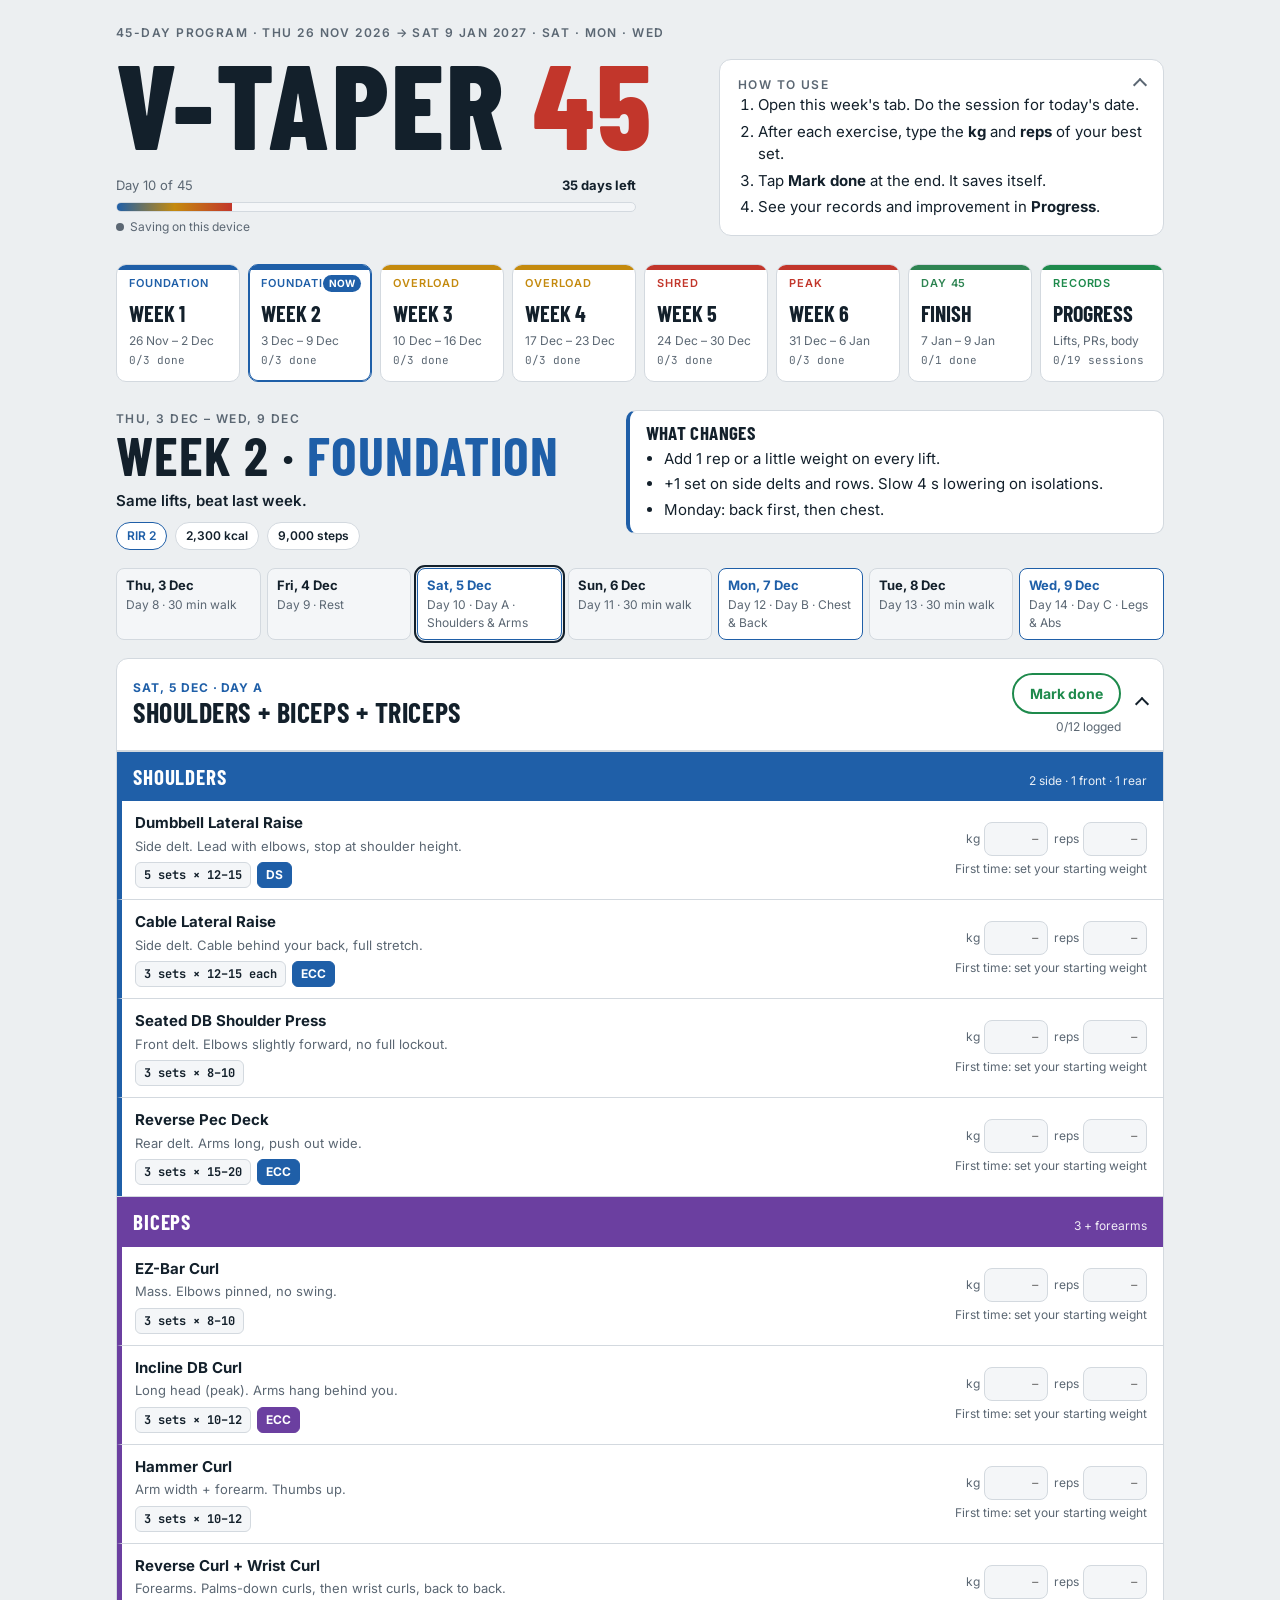
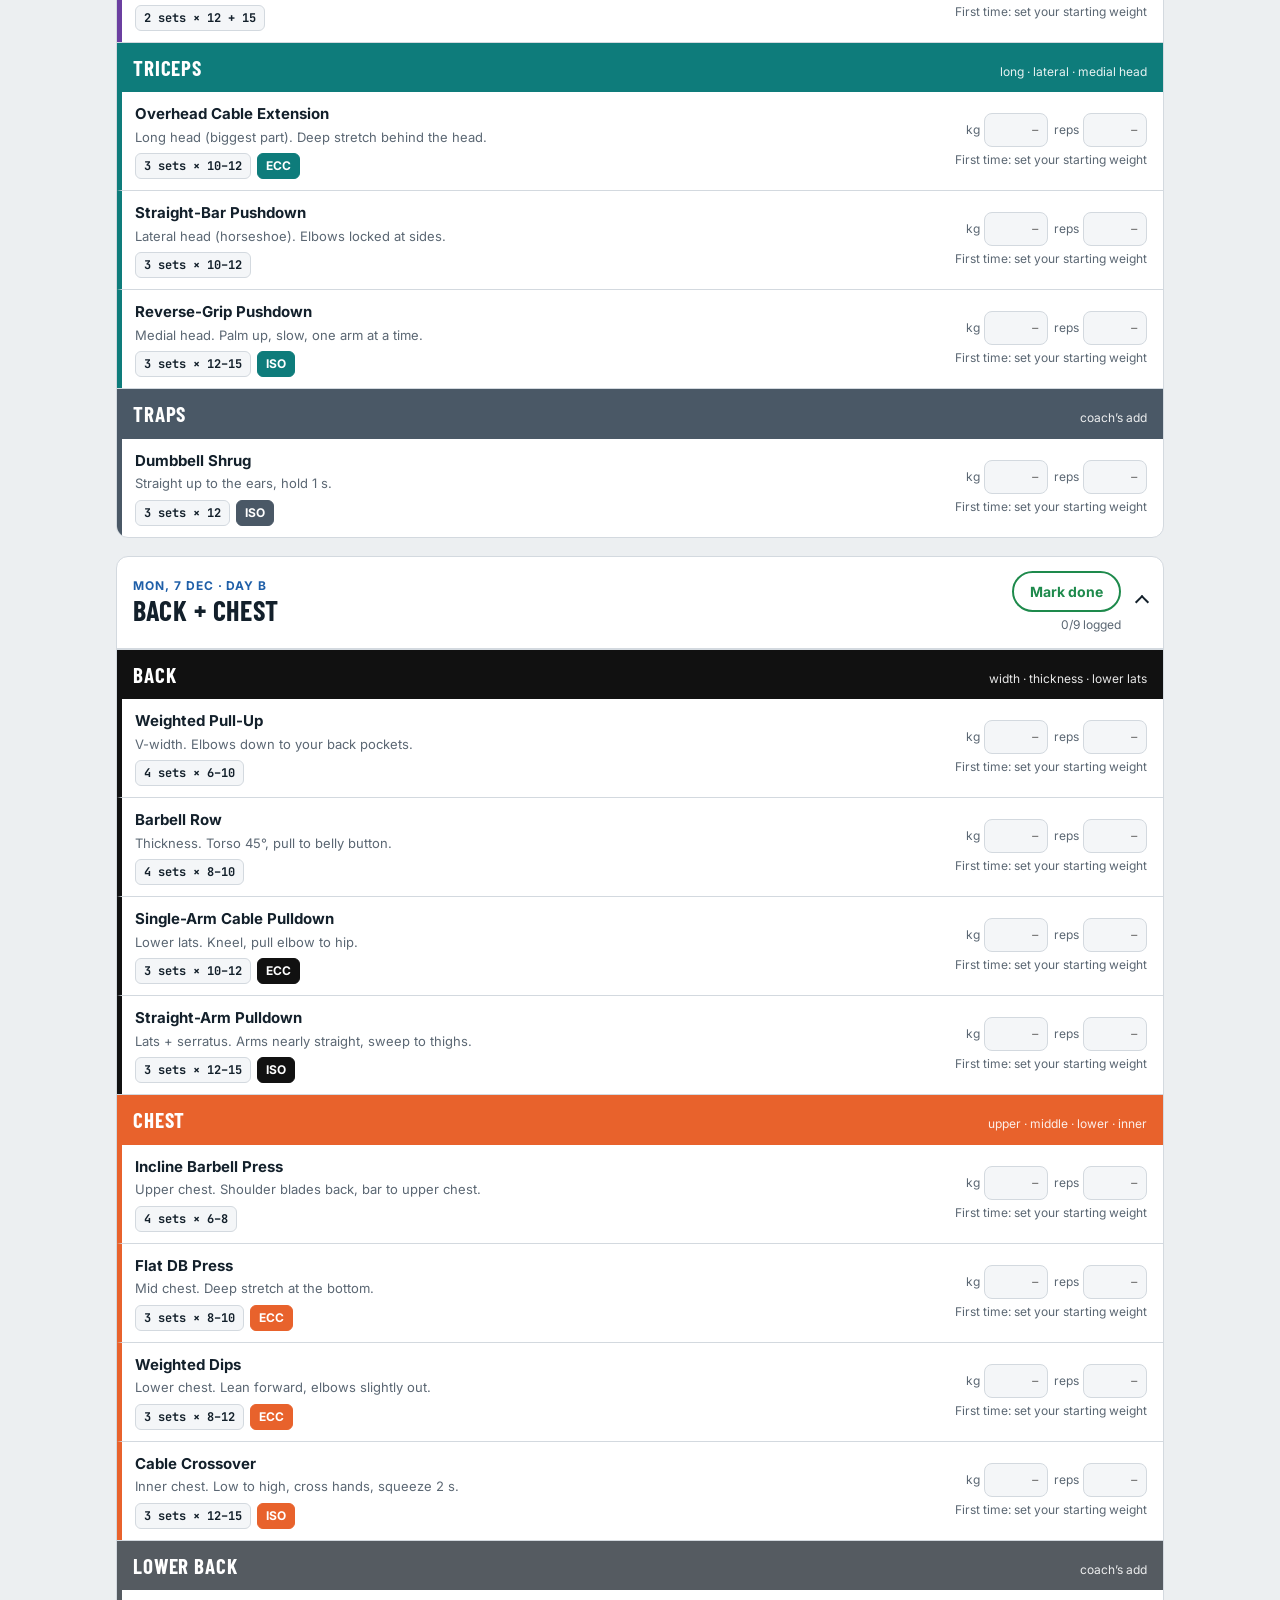
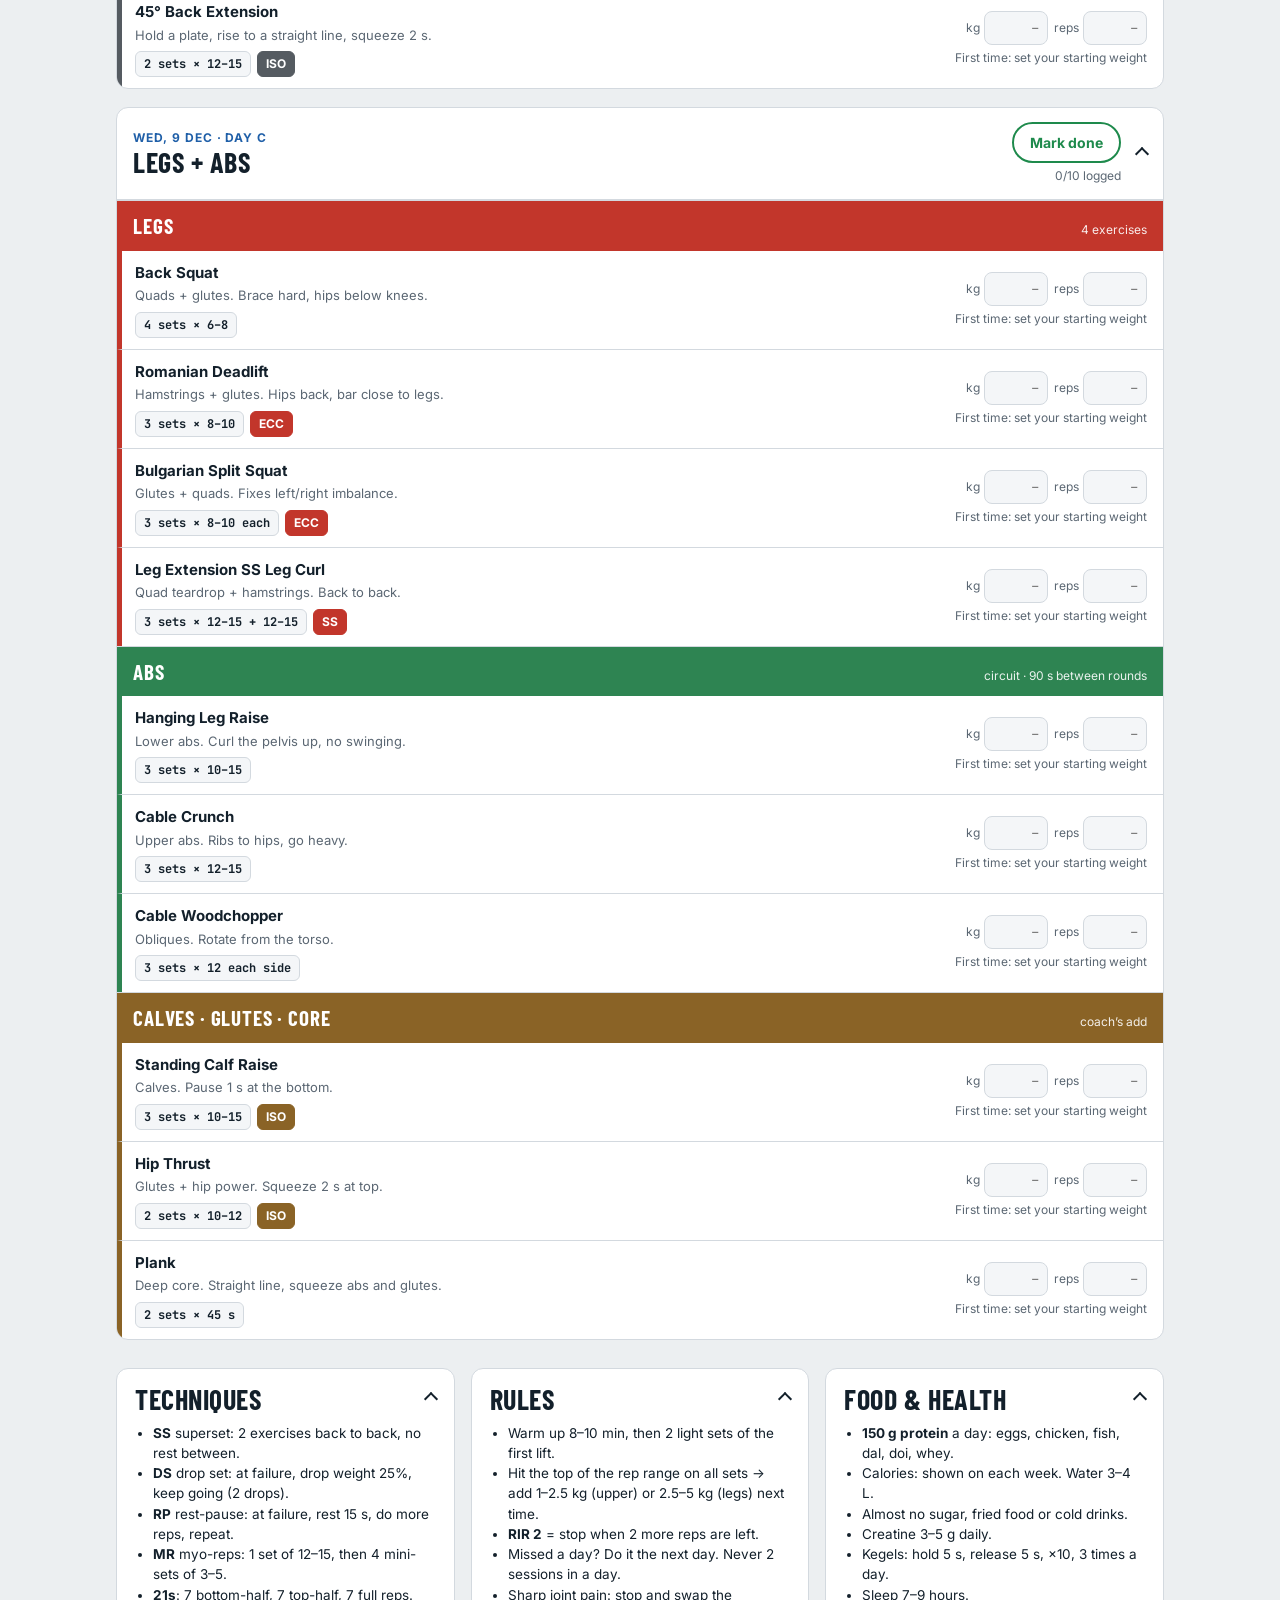
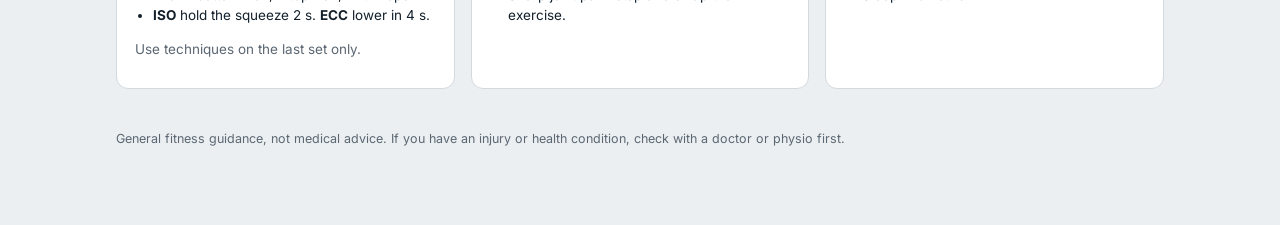
<file: v-taper-45/index.html>
<!doctype html>
<html lang="en">
<head>
<meta charset="utf-8">
<meta name="viewport" content="width=device-width,initial-scale=1,viewport-fit=cover">
<meta name="robots" content="noindex">
<meta name="theme-color" content="#13202B">
<meta name="apple-mobile-web-app-capable" content="yes">
<meta name="mobile-web-app-capable" content="yes">
<meta name="apple-mobile-web-app-title" content="V-Taper 45">
<style>:root{padding-top:env(safe-area-inset-top,0px);padding-bottom:env(safe-area-inset-bottom,0px)}body{margin:0}img{max-width:100%}[hidden]{display:none!important}</style>
</head>
<body>
<title>V-Taper 45</title>
<meta name="claude:viewport-fit-sides" content="cover">
<link rel="preconnect" href="https://fonts.googleapis.com">
<link rel="stylesheet" href="https://fonts.googleapis.com/css2?family=Barlow+Condensed:wght@600;700;800&family=Inter:wght@400;500;600;700&family=JetBrains+Mono:wght@500;700&display=swap">
<style>
/* Layout: a coach's training card + log book. Week tabs on top, today's sessions as colour-coded muscle blocks with weight inputs, a Progress tab for records. */
:root{
  --bg:#ECEFF1; --surface:#FFFFFF; --sunk:#F4F6F8; --ink:#13202B; --muted:#5B6773; --line:#D3D9DF;
  --p1:#1F5FA8; --p2:#C48A0E; --p3:#C2362B; --p4:#2E8452; --good:#1E8A4C; --on:#FFFFFF;
  /* muscle colours (white text on all) */
  --m-sh:#1F5FA8; --m-bi:#6B3FA0; --m-tri:#0E7C7B; --m-trap:#4A5866;
  --m-chest:#E8622C; --m-back:#111111; --m-low:#555B61;
  --m-legs:#C2362B; --m-abs:#2E8452; --m-add:#8A6326;
  --display:"Barlow Condensed","Arial Narrow",Impact,sans-serif;
  --body:"Inter",system-ui,-apple-system,"Segoe UI",sans-serif;
  --mono:"JetBrains Mono",ui-monospace,Consolas,monospace;
}
@media (prefers-color-scheme:dark){:root:not([data-theme="light"]){
  --bg:#0E141A; --surface:#161F28; --sunk:#111920; --ink:#E6EBEF; --muted:#94A1AD; --line:#2A3743;
  --p1:#5D9BE6; --p2:#E3B13E; --p3:#E5594C; --p4:#4DB57E; --good:#4DC47F;
  --m-back:#000000; color-scheme:dark}}
:root[data-theme="dark"]{
  --bg:#0E141A; --surface:#161F28; --sunk:#111920; --ink:#E6EBEF; --muted:#94A1AD; --line:#2A3743;
  --p1:#5D9BE6; --p2:#E3B13E; --p3:#E5594C; --p4:#4DB57E; --good:#4DC47F;
  --m-back:#000000; color-scheme:dark}
*{box-sizing:border-box}
body{background:var(--bg);color:var(--ink);font-family:var(--body);font-size:15px;line-height:1.5}
.wrap{max-width:1080px;margin:0 auto;padding-left:max(16px,env(safe-area-inset-left,0px));padding-right:max(16px,env(safe-area-inset-right,0px));padding-block:24px 64px;display:flex;flex-direction:column;gap:28px}
h1,h2,h3{font-family:var(--display);text-transform:uppercase;letter-spacing:.02em;line-height:1;margin:0;text-wrap:balance}
.eyebrow{font-size:12px;font-weight:600;letter-spacing:.12em;text-transform:uppercase;color:var(--muted)}
.mono{font-family:var(--mono);font-variant-numeric:tabular-nums}
button{font:inherit}

/* hero */
.hero{display:grid;grid-template-columns:minmax(0,1.3fr) minmax(0,1fr);gap:24px;align-items:end}
.hero h1{font-size:clamp(60px,11vw,120px);font-weight:800}
.hero h1 span{color:var(--p3)}
.how{display:flex;flex-direction:column;gap:8px;background:var(--surface);border:1px solid var(--line);border-radius:12px;padding:16px 18px}
.how ol{margin:0;padding-left:20px;display:flex;flex-direction:column;gap:4px}
.bar{height:10px;background:var(--sunk);border:1px solid var(--line);border-radius:99px;overflow:hidden}
.bar i{display:block;height:100%;background:linear-gradient(90deg,var(--p1),var(--p2),var(--p3));width:0}
.row{display:flex;justify-content:space-between;gap:12px;font-size:13px;color:var(--muted)}
.row b{color:var(--ink)}
.sync{font-size:12px;color:var(--muted);display:flex;align-items:center;gap:6px}
.sync i{width:8px;height:8px;border-radius:50%;background:var(--muted);display:inline-block}
.sync.ok i{background:var(--good)} .sync.warn i{background:var(--p2)}

/* timeline */
.timeline{display:grid;grid-template-columns:repeat(8,minmax(0,1fr));gap:8px}
.wk{all:unset;cursor:pointer;background:var(--surface);border:1px solid var(--line);border-radius:10px;padding:10px 12px 12px;display:flex;flex-direction:column;gap:2px;position:relative;overflow:hidden}
.wk::before{content:"";position:absolute;inset:0 0 auto;height:5px;background:var(--c)}
.wk:focus-visible{outline:2px solid var(--c);outline-offset:2px}
.wk b{font-family:var(--display);font-size:22px;text-transform:uppercase;margin-top:4px}
.wk small{font-size:12px;color:var(--muted)}
.wk .ph{font-size:11px;font-weight:600;letter-spacing:.08em;text-transform:uppercase;color:var(--c)}
.wk[aria-selected="true"]{border-color:var(--c);box-shadow:0 0 0 1px var(--c) inset}
.wk .now{position:absolute;top:10px;right:10px;font-size:10px;font-weight:700;background:var(--c);color:var(--on);padding:1px 6px;border-radius:99px}
.wk .cnt{font-family:var(--mono);font-size:11px;color:var(--muted)}

/* week */
.view{display:flex;flex-direction:column;gap:18px}
.week-head{display:grid;grid-template-columns:minmax(0,1fr) minmax(0,1.1fr);gap:20px;align-items:start}
.week-head h2{font-size:clamp(36px,6vw,54px)}
.week-head h2 em{font-style:normal;color:var(--c)}
.meta{margin-top:10px;display:flex;flex-wrap:wrap;gap:8px}
.tag{font-size:12px;font-weight:600;padding:4px 10px;border-radius:99px;border:1px solid var(--line);background:var(--surface)}
.tag.c{border-color:var(--c);color:var(--c)}
.changes{background:var(--surface);border:1px solid var(--line);border-left:4px solid var(--c);border-radius:10px;padding:12px 16px}
.changes h3{font-size:19px;margin-bottom:6px}
.changes ul{margin:0;padding-left:18px;display:flex;flex-direction:column;gap:3px}

.strip{display:grid;grid-template-columns:repeat(7,minmax(0,1fr));gap:6px}
.dayc{background:var(--sunk);border:1px solid var(--line);border-radius:8px;padding:7px 9px;font-size:12px;min-width:0}
.dayc b{display:block;font-size:13px}
.dayc span{color:var(--muted)}
.dayc.gym{background:var(--surface);border-color:var(--c)} .dayc.gym b{color:var(--c)}
.dayc.chk{border-style:dashed;border-color:var(--p4)}
.dayc.today{outline:2px solid var(--ink);outline-offset:1px}
.dayc.fin b::after{content:" ✓";color:var(--good)}

.session{background:var(--surface);border:1px solid var(--line);border-radius:12px;overflow:hidden}
.s-head{display:flex;flex-wrap:wrap;align-items:center;justify-content:space-between;gap:12px;padding:14px 16px;border-bottom:1px solid var(--line)}
.s-head h3{font-size:28px}
.s-head h3 small{display:block;font-family:var(--body);font-size:12px;letter-spacing:.08em;color:var(--c);font-weight:700;margin-bottom:4px}
.donebtn{cursor:pointer;border:2px solid var(--good);color:var(--good);background:transparent;border-radius:99px;padding:8px 16px;font-weight:700;font-size:14px}
.donebtn:focus-visible{outline:2px solid var(--ink);outline-offset:2px}
.donebtn.on{background:var(--good);color:var(--on)}
.donewhen{font-size:12px;color:var(--muted);margin-top:4px;text-align:right}

.group{border-top:1px solid var(--line)}
.ghead{background:var(--g);color:var(--on);padding:9px 16px;display:flex;justify-content:space-between;gap:10px;align-items:baseline}
.ghead b{font-family:var(--display);font-size:21px;letter-spacing:.04em;text-transform:uppercase}
.ghead span{font-size:12px;opacity:.9}
.ex{display:grid;grid-template-columns:minmax(0,1fr) auto;gap:8px 16px;padding:11px 16px 11px 13px;border-top:1px solid var(--line);border-left:5px solid var(--g);align-items:center}
.ghead+.ex{border-top:0}
.ex .name{font-weight:700}
.ex .new{font-size:10px;font-weight:700;letter-spacing:.06em;color:var(--on);background:var(--g);border-radius:4px;padding:1px 5px;margin-left:6px;vertical-align:2px}
.ex .cue{font-size:13px;color:var(--muted);margin-top:2px}
.ex .plan{display:flex;flex-wrap:wrap;gap:6px;margin-top:6px}
.chip{font-family:var(--mono);font-size:12px;padding:3px 8px;border-radius:6px;background:var(--sunk);border:1px solid var(--line);white-space:nowrap}
.chip.sr{font-weight:700}
.chip.tq{font-family:var(--body);font-weight:700;background:var(--g);border-color:var(--g);color:var(--on)}
.log{display:flex;flex-direction:column;align-items:flex-end;gap:4px}
.inputs{display:flex;gap:6px;align-items:center}
.inputs label{display:flex;align-items:center;gap:4px;font-size:12px;color:var(--muted)}
.inputs input{width:64px;padding:7px 8px;border:1px solid var(--line);border-radius:8px;background:var(--sunk);color:var(--ink);font-family:var(--mono);font-size:14px;text-align:right}
.inputs input:focus{outline:2px solid var(--g);outline-offset:0;border-color:var(--g)}
.hist{font-size:12px;color:var(--muted);display:flex;gap:8px;align-items:center}
.pr{font-size:11px;font-weight:800;color:var(--on);background:var(--good);border-radius:4px;padding:1px 6px}
.up{color:var(--good);font-weight:700}
.finisher{margin:0;padding:12px 16px;border-top:1px dashed var(--line);font-size:13.5px;background:var(--sunk)}

/* progress */
.stats{display:grid;grid-template-columns:repeat(4,minmax(0,1fr));gap:1px;background:var(--line);border:1px solid var(--line);border-radius:12px;overflow:hidden}
.stat{background:var(--surface);padding:14px 16px}
.stat b{display:block;font-family:var(--display);font-size:34px;line-height:1}
.stat small{color:var(--muted);font-size:12px}
.card{background:var(--surface);border:1px solid var(--line);border-radius:12px;padding:16px 18px;min-width:0}
.card h2{font-size:28px;margin-bottom:10px}
.tbl{overflow-x:auto}
table{border-collapse:collapse;width:100%;font-size:13.5px}
th,td{text-align:left;padding:8px 10px;border-top:1px solid var(--line);vertical-align:middle}
th{font-size:11px;letter-spacing:.1em;text-transform:uppercase;color:var(--muted);border-top:0}
td.num{font-family:var(--mono);font-variant-numeric:tabular-nums;white-space:nowrap}
.dot{display:inline-block;width:10px;height:10px;border-radius:3px;background:var(--g);margin-right:8px;vertical-align:0}
td input{width:72px;padding:6px 8px;border:1px solid var(--line);border-radius:8px;background:var(--sunk);color:var(--ink);font-family:var(--mono);text-align:right}
.empty{color:var(--muted);padding:12px 0}
svg.spark{display:block}

.ref{display:grid;grid-template-columns:repeat(3,minmax(0,1fr));gap:16px}
.ref .card p,.ref .card li{font-size:13.5px}
.ref .card ul{margin:0;padding-left:18px}
.note{font-size:12.5px;color:var(--muted)}

/* collapsibles */
details>summary{list-style:none;cursor:pointer}
details>summary::-webkit-details-marker{display:none}
.chev{display:inline-block;width:10px;height:10px;border-right:2.5px solid currentColor;border-bottom:2.5px solid currentColor;transform:rotate(45deg);margin-left:4px;transition:transform .2s}
details[open]>summary .chev{transform:rotate(225deg)}
.how summary{display:flex;justify-content:space-between;align-items:center}
.s-head .right{display:flex;align-items:center;gap:12px}
.s-head .cnt{font-family:var(--mono);font-size:12px;color:var(--muted)}
details.session:not([open]) .s-head{border-bottom:0}
.ref details summary h2{display:flex;justify-content:space-between;align-items:center;margin:0}
.ref details[open] summary h2{margin-bottom:10px}

@media (max-width:860px){
  .hero,.week-head,.ref{grid-template-columns:minmax(0,1fr)}
  .stats{grid-template-columns:repeat(2,minmax(0,1fr))}
  /* sticky, swipeable week bar */
  body::before{content:"";position:fixed;inset:0 0 auto;height:env(safe-area-inset-top,0px);z-index:10;background:var(--bg)}
  nav.weeks{position:sticky;top:env(safe-area-inset-top,0px);z-index:5;background:var(--bg);margin-inline:calc(-1 * max(16px,env(safe-area-inset-left,0px)));padding:8px max(16px,env(safe-area-inset-left,0px));border-bottom:1px solid var(--line)}
  .timeline{display:flex;overflow-x:auto;scroll-snap-type:x proximity;gap:6px;scrollbar-width:none;-webkit-overflow-scrolling:touch}
  .timeline::-webkit-scrollbar{display:none}
  .wk{flex:0 0 auto;min-width:104px;padding:8px 10px 9px;scroll-snap-align:center}
  .wk b{font-size:19px;margin-top:2px}
  .wk small{font-size:11px}
  .wk .now{top:8px;right:8px}
  .strip{display:flex;overflow-x:auto;gap:6px;scrollbar-width:none;margin-inline:calc(-1 * max(16px,env(safe-area-inset-left,0px)));padding-inline:max(16px,env(safe-area-inset-left,0px))}
  .strip::-webkit-scrollbar{display:none}
  .dayc{flex:0 0 128px}
}
@media (max-width:600px){
  .wrap{gap:18px;padding-block:14px 48px}
  .hero{gap:14px}
  .hero h1{font-size:64px}
  .week-head{gap:12px}
  .week-head h2{font-size:34px}
  .changes{padding:10px 14px;font-size:14px}
  .s-head{padding:14px;gap:10px}
  .s-head h3{font-size:24px}
  .ghead{padding:9px 14px}
  .ghead b{font-size:19px}
  .ex{grid-template-columns:minmax(0,1fr);padding:12px 14px 14px 11px;gap:10px}
  .ex .name{font-size:16px}
  .log{align-items:stretch}
  .inputs{gap:10px}
  .inputs label{flex:1;font-size:13px;font-weight:600}
  .inputs input{flex:1;width:100%;min-width:0;height:46px;font-size:18px}
  .hist{font-size:12.5px}
  .donebtn{padding:10px 16px}
  td input{font-size:16px;height:40px;width:70px}
  .card{padding:14px}
  .card h2{font-size:24px}
  .stat b{font-size:28px}
}
/* stop iOS zooming into inputs */
@media (pointer:coarse){input{font-size:16px!important}}
@media (prefers-reduced-motion:no-preference){.bar i{transition:width .8s ease}}
</style>

<div class="wrap">
  <header class="hero">
    <div>
      <div class="eyebrow">45-day program · Thu 26 Nov 2026 → Sat 9 Jan 2027 · Sat · Mon · Wed</div>
      <h1>V-Taper <span>45</span></h1>
      <div style="margin-top:14px;display:flex;flex-direction:column;gap:6px;max-width:520px">
        <div class="row"><span id="dayLabel">Day 0</span><b id="dayRight"></b></div>
        <div class="bar"><i id="barFill"></i></div>
        <div class="sync" id="sync"><i></i><span>Saving on this device</span></div>
      </div>
    </div>
    <details class="how" id="how">
      <summary class="eyebrow">How to use <span class="chev"></span></summary>
      <ol>
        <li>Open this week's tab. Do the session for today's date.</li>
        <li>After each exercise, type the <b>kg</b> and <b>reps</b> of your best set.</li>
        <li>Tap <b>Mark done</b> at the end. It saves itself.</li>
        <li>See your records and improvement in <b>Progress</b>.</li>
      </ol>
    </details>
  </header>

  <nav class="weeks" aria-label="Weeks"><div class="timeline" id="timeline" role="tablist"></div></nav>

  <main class="view" id="view"></main>

  <section class="ref">
    <details class="card refd">
      <summary><h2>Techniques <span class="chev"></span></h2></summary>
      <ul>
        <li><b>SS</b> superset: 2 exercises back to back, no rest between.</li>
        <li><b>DS</b> drop set: at failure, drop weight 25%, keep going (2 drops).</li>
        <li><b>RP</b> rest-pause: at failure, rest 15 s, do more reps, repeat.</li>
        <li><b>MR</b> myo-reps: 1 set of 12–15, then 4 mini-sets of 3–5.</li>
        <li><b>21s</b>: 7 bottom-half, 7 top-half, 7 full reps.</li>
        <li><b>ISO</b> hold the squeeze 2 s. <b>ECC</b> lower in 4 s.</li>
      </ul>
      <p class="note">Use techniques on the last set only.</p>
    </details>
    <details class="card refd">
      <summary><h2>Rules <span class="chev"></span></h2></summary>
      <ul>
        <li>Warm up 8–10 min, then 2 light sets of the first lift.</li>
        <li>Hit the top of the rep range on all sets → add 1–2.5 kg (upper) or 2.5–5 kg (legs) next time.</li>
        <li><b>RIR 2</b> = stop when 2 more reps are left.</li>
        <li>Missed a day? Do it the next day. Never 2 sessions in a day.</li>
        <li>Sharp joint pain: stop and swap the exercise.</li>
      </ul>
    </details>
    <details class="card refd">
      <summary><h2>Food & health <span class="chev"></span></h2></summary>
      <ul>
        <li><b>150 g protein</b> a day: eggs, chicken, fish, dal, doi, whey.</li>
        <li>Calories: shown on each week. Water 3–4 L.</li>
        <li>Almost no sugar, fried food or cold drinks.</li>
        <li>Creatine 3–5 g daily.</li>
        <li>Kegels: hold 5 s, release 5 s, ×10, 3 times a day.</li>
        <li>Sleep 7–9 hours.</li>
      </ul>
    </details>
  </section>
  <p class="note">General fitness guidance, not medical advice. If you have an injury or health condition, check with a doctor or physio first.</p>
</div>

<script>
(function(){
const START=new Date(2026,10,26), DAY=86400000;
const d=(y,m,dd)=>new Date(y,m-1,dd);
const fmt=dt=>dt.toLocaleDateString('en-GB',{weekday:'short',day:'numeric',month:'short'});
const iso=dt=>dt.getFullYear()+'-'+String(dt.getMonth()+1).padStart(2,'0')+'-'+String(dt.getDate()).padStart(2,'0');
const esc=s=>String(s).replace(/[&<>"']/g,c=>({'&':'&amp;','<':'&lt;','>':'&gt;','"':'&quot;',"'":'&#39;'}[c]));

const WEEKS=[
 {key:'week-1',label:'Week 1',phase:'Foundation',c:'--p1',start:d(2026,11,26),days:7,theme:'Learn the weights, perfect the form.',rir:'RIR 2',kcal:'2,300 kcal',steps:'8,000 steps',walk:'30 min walk',
  changes:['3 sets on most lifts. Stop with 2 reps left.','Write the weight of every exercise. This is your starting point.','Thu 26 Nov: weigh yourself, measure waist, take photos (Progress tab).']},
 {key:'week-2',label:'Week 2',phase:'Foundation',c:'--p1',start:d(2026,12,3),days:7,theme:'Same lifts, beat last week.',rir:'RIR 2',kcal:'2,300 kcal',steps:'9,000 steps',walk:'30 min walk',
  changes:['Add 1 rep or a little weight on every lift.','+1 set on side delts and rows. Slow 4 s lowering on isolations.','Monday: back first, then chest.']},
 {key:'week-3',label:'Week 3',phase:'Overload',c:'--p2',start:d(2026,12,10),days:7,theme:'New angles, first drop sets.',rir:'RIR 1',kcal:'2,200 kcal',steps:'9,000 steps',walk:'35 min walk',
  changes:['Some exercises change (marked NEW) to hit new angles.','Push harder: stop with 1 rep left. Drop sets on isolations.','Thu 10 Dec: Day 15 check-in.']},
 {key:'week-4',label:'Week 4',phase:'Overload',c:'--p2',start:d(2026,12,17),days:7,theme:'Heaviest week. Chase records.',rir:'RIR 1',kcal:'2,200 kcal',steps:'10,000 steps',walk:'35 min walk',
  changes:['Same exercises as Week 3, so go heavier.','Big lifts at 5–8 reps. Rest-pause on presses.','Monday: back first.']},
 {key:'week-5',label:'Week 5',phase:'Shred',c:'--p3',start:d(2026,12,24),days:7,theme:'Supersets and finishers burn fat.',rir:'RIR 0–1',kcal:'2,100 kcal',steps:'10,000 steps',walk:'40 min walk',
  changes:['Original exercises return. Beat your Week 2 weights.','Arms in supersets. A finisher ends every session.','Thu 24 Dec: Day 29 check-in.']},
 {key:'week-6',label:'Week 6',phase:'Peak',c:'--p3',start:d(2026,12,31),days:7,theme:'Hardest week. Shape sharpens most.',rir:'RIR 0–1',kcal:'2,100 kcal',steps:'11,000 steps',walk:'40 min walk',
  changes:['Myo-reps, 21s and rest-pause on last sets.','Lateral raises go to 6 sets. Finishers go to 8 rounds.','Keep form clean even when tired.']},
 {key:'final',label:'Finish',phase:'Day 45',c:'--p4',start:d(2027,1,7),days:3,theme:'Pump, measure, celebrate.',rir:'RIR 1',kcal:'2,100 kcal',steps:'8,000 steps',walk:'Light walk',
  changes:['Thu–Fri: light walk and rest.','Sat 9 Jan: last Shoulders & Arms session (1 set fewer, no finisher).','Then Day 45 measurements and photos in Progress.']}
];
const SESS=[{off:2,id:'A'},{off:4,id:'B'},{off:6,id:'C'}];
const TOTAL=19;

const v=(x,i)=>Array.isArray(x)?x[i]:x;
const E=(name,cue,sets,reps,tech)=>({name,cue,sets,reps,tech:tech||['','','','','','']});
const CUES={
 'Lean-Away DB Lateral Raise':'Hold a pole, lean out, raise from a dead stop.',
 'Cable Y-Raise':'Low cables crossed, raise up and out into a Y.',
 'Standing Barbell Overhead Press':'Squeeze glutes, bar close to the face.',
 'Arnold Press':'Turn palms from facing you to facing forward as you press.',
 'Face Pull (rope)':'Pull to the eyes, split the rope, thumbs back.',
 'Barbell Curl':'Straight bar, squeeze hard at the top.',
 'Bayesian Cable Curl':'Face away from a low cable, arm behind you, curl forward.',
 'Rope Hammer Curl':'Rope on low cable, thumbs up, elbows still.',
 'Cross-Body Hammer Curl':'Curl toward the opposite chest.',
 'EZ Skull Crusher':'Lower the bar behind the head, not to the forehead.',
 'V-Bar Pushdown':'Lean forward slightly, push down, squeeze.',
 'Close-Grip Bench Press':'Hands shoulder-width, elbows tucked.',
 'Barbell Shrug':'Heavy, straight up, pause at the top.',
 'Incline DB Press (30°)':'Deep stretch, press up and slightly in.',
 'Incline Smith Press (30°)':'Bar lands on the upper chest.',
 'Machine Chest Press':'Handles at mid-chest, slow return.',
 'High-to-Low Cable Fly':'Cables high, sweep down to the hips.',
 'Pec Deck':'Squeeze handles together 2 s.',
 'Wide-Grip Lat Pulldown':'Lean back a little, pull to upper chest.',
 'T-Bar Row':'Chest up, pull to the lower chest.',
 'Close-Grip Neutral Pulldown':'Pull to the upper belly, elbows close.',
 'DB Pullover':'Lower behind the head, pull back with lats.',
 'Pause Back Squat (2 s)':'Sit 2 s at the bottom, no bounce, drive up.',
 'Walking Lunges (DB)':'Long steps, back knee almost touches the floor.',
 'Leg Extension SS Seated Leg Curl':'Squeeze the top 1 s; lean forward on curls.',
 'Reverse Crunch (bench)':'Lift hips off the bench, lower slowly.',
 'Weighted Decline Crunch':'Plate on chest, don’t pull the neck.',
 'Russian Twist (plate)':'Feet up, twist from the ribs.',
 'Leg Press Calf Raise':'Balls of the feet on the edge, full range.'
};

const PLAN={
 A:{title:'Shoulders + Biceps + Triceps',short:'Shoulders & Arms',groups:[
  {h:'Shoulders',sub:'2 side · 1 front · 1 rear',g:'--m-sh',ex:[
   E(['Dumbbell Lateral Raise','Dumbbell Lateral Raise','Lean-Away DB Lateral Raise','Lean-Away DB Lateral Raise','Dumbbell Lateral Raise','Dumbbell Lateral Raise'],'Side delt. Lead with elbows, stop at shoulder height.',[4,5,5,5,5,6],['12–15','12–15','12–15','10–12','12–15','12–15'],['DS','DS','DS','DS','DS','MR']),
   E(['Cable Lateral Raise','Cable Lateral Raise','Cable Y-Raise','Cable Y-Raise','Cable Lateral Raise','Cable Lateral Raise'],'Side delt. Cable behind your back, full stretch.',[3,3,3,4,4,4],'12–15 each',['','ECC','ISO','DS','ISO','MR']),
   E(['Seated DB Shoulder Press','Seated DB Shoulder Press','Standing Barbell Overhead Press','Standing Barbell Overhead Press','Arnold Press','Arnold Press'],'Front delt. Elbows slightly forward, no full lockout.',[3,3,4,4,4,4],['8–10','8–10','6–8','5–7','8–10','8–10'],['','','','RP','','RP']),
   E(['Reverse Pec Deck','Reverse Pec Deck','Face Pull (rope)','Face Pull (rope)','Reverse Pec Deck','Reverse Pec Deck'],'Rear delt. Arms long, push out wide.',[3,3,3,4,4,4],'15–20',['','ECC','ISO','DS','DS','MR'])]},
  {h:'Biceps',sub:'3 + forearms',g:'--m-bi',ex:[
   E(['EZ-Bar Curl','EZ-Bar Curl','Barbell Curl','Barbell Curl','EZ-Bar Curl','EZ-Bar Curl'],'Mass. Elbows pinned, no swing.',[3,3,3,4,4,4],['8–10','8–10','8–10','6–8','8–10','8–10'],['','','DS','RP','SS','21s']),
   E(['Incline DB Curl','Incline DB Curl','Bayesian Cable Curl','Bayesian Cable Curl','Incline DB Curl','Incline DB Curl'],'Long head (peak). Arms hang behind you.',[3,3,3,3,3,4],'10–12',['','ECC','ISO','DS','SS','DS']),
   E(['Hammer Curl','Hammer Curl','Rope Hammer Curl','Rope Hammer Curl','Cross-Body Hammer Curl','Cross-Body Hammer Curl'],'Arm width + forearm. Thumbs up.',[3,3,3,3,3,3],'10–12',['','','','DS','SS','DS']),
   E('Reverse Curl + Wrist Curl','Forearms. Palms-down curls, then wrist curls, back to back.',[2,2,3,3,3,3],'12 + 15')]},
  {h:'Triceps',sub:'long · lateral · medial head',g:'--m-tri',ex:[
   E(['Overhead Cable Extension','Overhead Cable Extension','EZ Skull Crusher','EZ Skull Crusher','Overhead Cable Extension','Overhead Cable Extension'],'Long head (biggest part). Deep stretch behind the head.',[3,3,3,4,4,4],'10–12',['','ECC','','RP','SS','MR']),
   E(['Straight-Bar Pushdown','Straight-Bar Pushdown','V-Bar Pushdown','V-Bar Pushdown','Straight-Bar Pushdown','Straight-Bar Pushdown'],'Lateral head (horseshoe). Elbows locked at sides.',[3,3,3,3,3,3],'10–12',['','','DS','DS','SS','DS']),
   E(['Reverse-Grip Pushdown','Reverse-Grip Pushdown','Close-Grip Bench Press','Close-Grip Bench Press','Reverse-Grip Pushdown','Reverse-Grip Pushdown'],'Medial head. Palm up, slow, one arm at a time.',[3,3,3,3,3,3],['12–15','12–15','6–8','6–8','12–15','12–15'],['','ISO','','','SS','ISO'])]},
  {h:'Traps',sub:'coach’s add',g:'--m-trap',ex:[
   E(['Dumbbell Shrug','Dumbbell Shrug','Barbell Shrug','Barbell Shrug','Dumbbell Shrug','Dumbbell Shrug'],'Straight up to the ears, hold 1 s.',[3,3,3,3,4,4],'12',['','ISO','','RP','','RP'])]}],
  sstext:'Week 5 supersets: EZ curl + overhead extension · incline curl + pushdown · hammer curl + reverse-grip pushdown.',
  finisher:[null,null,null,null,'Finisher: 2 rounds of cable curl 15 → rope pushdown 15 → lateral raise 15.','Finisher: 3 rounds of cable curl 15 → rope pushdown 15 → lateral raise 15 → shrug 15.']},
 B:{title:'Chest + Back',short:'Chest & Back',groups:[
  {h:'Chest',sub:'upper · middle · lower · inner',g:'--m-chest',ex:[
   E(['Incline Barbell Press','Incline Barbell Press','Incline DB Press (30°)','Incline DB Press (30°)','Incline Smith Press (30°)','Incline Smith Press (30°)'],'Upper chest. Shoulder blades back, bar to upper chest.',[4,4,4,4,4,4],['6–8','6–8','8–10','6–8','8–10','6–8'],['','','','RP','','RP']),
   E(['Flat DB Press','Flat DB Press','Machine Chest Press','Machine Chest Press','Flat DB Press','Flat DB Press'],'Mid chest. Deep stretch at the bottom.',[3,3,3,4,4,4],'8–10',['','ECC','DS','RP','SS','RP']),
   E(['Weighted Dips','Weighted Dips','High-to-Low Cable Fly','High-to-Low Cable Fly','Weighted Dips','Weighted Dips'],'Lower chest. Lean forward, elbows slightly out.',[3,3,3,3,3,3],['8–12','8–12','12–15','12–15','8–12','8–12'],['','ECC','ISO','DS','','MR']),
   E(['Cable Crossover','Cable Crossover','Pec Deck','Pec Deck','Cable Crossover','Cable Crossover'],'Inner chest. Low to high, cross hands, squeeze 2 s.',[3,3,3,3,4,4],'12–15',['ISO','ISO','DS','DS','DS','MR'])]},
  {h:'Back',sub:'width · thickness · lower lats',g:'--m-back',ex:[
   E(['Weighted Pull-Up','Weighted Pull-Up','Wide-Grip Lat Pulldown','Wide-Grip Lat Pulldown','Weighted Pull-Up','Weighted Pull-Up'],'V-width. Elbows down to your back pockets.',[4,4,4,4,4,4],['6–10','6–10','8–10','8–10','6–10','6–10'],['','','DS','RP','','RP']),
   E(['Barbell Row','Barbell Row','T-Bar Row','T-Bar Row','Barbell Row','Barbell Row'],'Thickness. Torso 45°, pull to belly button.',[3,4,4,4,4,4],['8–10','8–10','8–10','6–8','8–10','8–10'],['','','','RP','','']),
   E(['Single-Arm Cable Pulldown','Single-Arm Cable Pulldown','Close-Grip Neutral Pulldown','Close-Grip Neutral Pulldown','Single-Arm Cable Pulldown','Single-Arm Cable Pulldown'],'Lower lats. Kneel, pull elbow to hip.',[3,3,3,3,3,3],'10–12',['','ECC','DS','DS','SS','ECC']),
   E(['Straight-Arm Pulldown','Straight-Arm Pulldown','DB Pullover','DB Pullover','Straight-Arm Pulldown','Straight-Arm Pulldown'],'Lats + serratus. Arms nearly straight, sweep to thighs.',[3,3,3,3,4,4],'12–15',['','ISO','','DS','','MR'])]},
  {h:'Lower back',sub:'coach’s add',g:'--m-low',ex:[
   E('45° Back Extension','Hold a plate, rise to a straight line, squeeze 2 s.',[2,2,3,3,3,3],'12–15',['ISO','ISO','ISO','ISO','ISO','ISO'])]}],
  finisher:[null,null,null,null,'Finisher: push-ups + inverted rows, 3 rounds, max reps.','Finisher: push-ups + inverted rows, 4 rounds, max reps.']},
 C:{title:'Legs + Abs',short:'Legs & Abs',groups:[
  {h:'Legs',sub:'4 exercises',g:'--m-legs',ex:[
   E(['Back Squat','Back Squat','Pause Back Squat (2 s)','Back Squat','Back Squat','Back Squat'],'Quads + glutes. Brace hard, hips below knees.',[4,4,4,4,4,4],['6–8','6–8','5–6','5–7','8–10','6–8']),
   E('Romanian Deadlift','Hamstrings + glutes. Hips back, bar close to legs.',[3,3,4,4,4,4],['8–10','8–10','8–10','6–8','8–10','8–10'],['','ECC','','','','']),
   E(['Bulgarian Split Squat','Bulgarian Split Squat','Walking Lunges (DB)','Walking Lunges (DB)','Bulgarian Split Squat','Bulgarian Split Squat'],'Glutes + quads. Fixes left/right imbalance.',[3,3,3,3,3,3],['8–10 each','8–10 each','12 steps each','12 steps each','10–12 each','8–10 each'],['','ECC','','DS','','ECC']),
   E(['Leg Extension SS Leg Curl','Leg Extension SS Leg Curl','Leg Extension SS Seated Leg Curl','Leg Extension SS Seated Leg Curl','Leg Extension SS Leg Curl','Leg Extension SS Leg Curl'],'Quad teardrop + hamstrings. Back to back.',[3,3,3,4,4,4],'12–15 + 12–15',['SS','SS','SS+DS','SS+DS','SS+DS','SS+MR'])]},
  {h:'Abs',sub:'circuit · 90 s between rounds',g:'--m-abs',ex:[
   E(['Hanging Leg Raise','Hanging Leg Raise','Reverse Crunch (bench)','Reverse Crunch (bench)','Hanging Leg Raise','Hanging Leg Raise'],'Lower abs. Curl the pelvis up, no swinging.',[3,3,3,3,4,4],'10–15'),
   E(['Cable Crunch','Cable Crunch','Weighted Decline Crunch','Weighted Decline Crunch','Cable Crunch','Cable Crunch'],'Upper abs. Ribs to hips, go heavy.',[3,3,3,3,4,4],'12–15'),
   E(['Cable Woodchopper','Cable Woodchopper','Russian Twist (plate)','Russian Twist (plate)','Cable Woodchopper','Cable Woodchopper'],'Obliques. Rotate from the torso.',[3,3,3,3,4,4],'12 each side')]},
  {h:'Calves · glutes · core',sub:'coach’s add',g:'--m-add',ex:[
   E(['Standing Calf Raise','Standing Calf Raise','Leg Press Calf Raise','Leg Press Calf Raise','Standing Calf Raise','Standing Calf Raise'],'Calves. Pause 1 s at the bottom.',[3,3,4,4,4,4],'10–15',['','ISO','','DS','DS','RP']),
   E('Hip Thrust','Glutes + hip power. Squeeze 2 s at top.',[2,2,3,3,3,3],'10–12',['ISO','ISO','ISO','ISO','ISO','ISO']),
   E('Plank','Deep core. Straight line, squeeze abs and glutes.',[2,2,2,2,2,2],['45 s','45 s','60 s','60 s','60 s','75 s'])]}],
  finisher:[null,null,null,null,'Finisher: bike or rower, 30 s all-out / 60 s easy × 6. Then 5 min hip stretch.','Finisher: bike or rower, 30 s all-out / 60 s easy × 8. Then 5 min hip stretch.']}
};
const groupOf={}; Object.values(PLAN).forEach(p=>p.groups.forEach(g=>g.ex.forEach(e=>{for(let i=0;i<6;i++) groupOf[v(e.name,i)]=g.g})));

/* ---------- state + storage ---------- */
const LKEY='vtaper45-log';
let S={sessions:{},checkins:{}};
try{const raw=localStorage.getItem(LKEY); if(raw){const p=JSON.parse(raw); if(p&&typeof p==='object') S={sessions:p.sessions||{},checkins:p.checkins||{}}}}catch(e){}
const saveLocal=()=>{try{localStorage.setItem(LKEY,JSON.stringify(S))}catch(e){}};
let DB=null, COL=null, pendingRender=false;
const queues={};
function setSync(cls,text){const el=document.getElementById('sync'); el.className='sync '+cls; el.lastElementChild.textContent=text;}
function writeDoc(id,data){
  saveLocal();
  if(!COL) return;
  setSync('warn','Saving…');
  queues[id]=(queues[id]||Promise.resolve()).then(()=>COL.doc(id).set(JSON.parse(JSON.stringify(data))))
   .then(()=>setSync('ok','Saved to your account'))
   .catch(()=>setSync('warn','Saved on this device only (sync failed)'));
}
const timers={};
function debounceWrite(id,data){clearTimeout(timers[id]); saveLocal(); timers[id]=setTimeout(()=>writeDoc(id,data),700);}

(async function connect(){
  try{
    const c=window.claude; if(!c||!c.use) return;
    const [db,user]=await Promise.all([c.use('db'),c.use('user')]);
    if(!db||!user){setSync('','Saving on this device (sign in to sync)'); return;}
    const uid=await user.id(); if(!uid){setSync('','Saving on this device'); return;}
    DB=db; COL=db.collection('data/users/'+uid);
    setSync('warn','Connecting…');
    let first=true;
    const t=setTimeout(()=>setSync('warn','Sync not reachable yet. Saving on this device.'),10000);
    COL.onSnapshot(snap=>{
      const cloud={sessions:{},checkins:{}};
      snap.docs.forEach(doc=>{const data=doc.data(); if(!data) return; if(doc.id==='checkins') cloud.checkins=data.v||{}; else cloud.sessions[doc.id]=data;});
      if(!snap.metadata.fromCache){clearTimeout(t); setSync('ok','Saved to your account');
        if(first){first=false;
          // push device-only records up once
          Object.keys(S.sessions).forEach(id=>{const l=S.sessions[id], r=cloud.sessions[id]; if(!r||(l.updated||0)>(r.updated||0)){cloud.sessions[id]=l; writeDoc(id,l);}});
          if(Object.keys(S.checkins).length&&!Object.keys(cloud.checkins).length){cloud.checkins=S.checkins; writeDoc('checkins',{v:S.checkins});}
        }}
      S=cloud; saveLocal();
      if(document.activeElement&&document.activeElement.tagName==='INPUT') pendingRender=true; else route();
    },()=>{clearTimeout(t); setSync('warn','Saving on this device only');});
  }catch(e){}
})();
document.addEventListener('focusout',()=>{setTimeout(()=>{if(pendingRender&&!(document.activeElement&&document.activeElement.tagName==='INPUT')){pendingRender=false; route();}},50)});

/* ---------- history helpers ---------- */
function sessionDate(w,id){return w.key==='final'?d(2027,1,9):new Date(w.start.getTime()+SESS.find(s=>s.id===id).off*DAY)}
function entries(name){ // all logged {date,kg,reps} for an exercise name, oldest first
  const out=[];
  Object.values(S.sessions).forEach(s=>{if(!s||!s.log) return; Object.values(s.log).forEach(l=>{if(l&&l.name===name&&l.kg!==''&&l.kg!=null&&!isNaN(+l.kg)) out.push({date:s.date,kg:+l.kg,reps:l.reps})})});
  return out.sort((a,b)=>a.date<b.date?-1:a.date>b.date?1:0);
}
function prevBest(name,beforeDate){
  const e=entries(name).filter(x=>x.date<beforeDate);
  if(!e.length) return null;
  return {last:e[e.length-1],best:Math.max(...e.map(x=>x.kg))};
}

/* ---------- hero ---------- */
const now=new Date(), today=new Date(now.getFullYear(),now.getMonth(),now.getDate());
const dayNum=Math.floor((today-START)/DAY)+1;
const sameDay=(a,b)=>a.getTime()===b.getTime();
(function(){
  const lab=document.getElementById('dayLabel'),right=document.getElementById('dayRight'),fill=document.getElementById('barFill'); let pct=0;
  if(dayNum<1){lab.textContent=dayNum===0?'Starts tomorrow':'Starts in '+(1-dayNum)+' days'; right.textContent='Thu 26 Nov';}
  else if(dayNum>45){lab.textContent='Program complete';right.textContent='45 / 45';pct=100;}
  else{lab.textContent='Day '+dayNum+' of 45';right.textContent=(45-dayNum)+' days left';pct=dayNum/45*100;}
  requestAnimationFrame(()=>{fill.style.width=pct+'%'});
})();
function curIdx(){for(let i=0;i<WEEKS.length;i++){const w=WEEKS[i];if(today>=w.start&&today<new Date(w.start.getTime()+w.days*DAY))return i}return today<START?0:WEEKS.length-1}
const currentIdx=curIdx();

/* ---------- timeline ---------- */
function drawTimeline(sel){
  const tl=document.getElementById('timeline'); tl.innerHTML='';
  WEEKS.forEach((w,i)=>{
    const end=new Date(w.start.getTime()+(w.days-1)*DAY);
    const ids=w.key==='final'?['A']:['A','B','C'];
    const done=ids.filter(id=>S.sessions[w.key+'-'+id]&&S.sessions[w.key+'-'+id].done).length;
    const b=document.createElement('button'); b.className='wk'; b.setAttribute('role','tab'); b.setAttribute('aria-selected',sel===w.key?'true':'false');
    b.style.setProperty('--c','var('+w.c+')');
    b.innerHTML='<span class="ph">'+w.phase+'</span><b>'+w.label+'</b><small>'+w.start.toLocaleDateString('en-GB',{day:'numeric',month:'short'})+' – '+end.toLocaleDateString('en-GB',{day:'numeric',month:'short'})+'</small><span class="cnt">'+done+'/'+ids.length+' done</span>'+(i===currentIdx&&dayNum>=1&&dayNum<=45?'<span class="now">NOW</span>':'');
    b.onclick=()=>{location.hash=w.key}; tl.appendChild(b);
  });
  const p=document.createElement('button'); p.className='wk'; p.setAttribute('role','tab'); p.setAttribute('aria-selected',sel==='progress'?'true':'false');
  p.style.setProperty('--c','var(--good)');
  const total=Object.values(S.sessions).filter(s=>s&&s.done).length;
  p.innerHTML='<span class="ph">Records</span><b>Progress</b><small>Lifts, PRs, body</small><span class="cnt">'+total+'/'+TOTAL+' sessions</span>';
  p.onclick=()=>{location.hash='progress'}; tl.appendChild(p);
}

/* ---------- week view ---------- */
function exRow(e,wi,isFinal,docId,key,date){
  const name=v(e.name,wi); let sets=v(e.sets,wi); if(isFinal) sets=Math.max(2,sets-1);
  const reps=v(e.reps,wi), tech=isFinal?'':v(e.tech,wi);
  const isNew=!isFinal&&wi>0&&v(e.name,wi-1)!==name;
  const cue=CUES[name]||e.cue;
  const rec=(S.sessions[docId]&&S.sessions[docId].log&&S.sessions[docId].log[key])||{};
  const pb=prevBest(name,date);
  let hist='First time: set your starting weight';
  if(pb) hist='Last: <b class="mono">'+esc(pb.last.kg)+' kg'+(pb.last.reps?' × '+esc(pb.last.reps):'')+'</b> · Best '+esc(pb.best)+' kg';
  let badge='';
  if(rec.kg!==undefined&&rec.kg!==''&&pb){ if(+rec.kg>pb.best) badge='<span class="pr">PR</span>'; else if(+rec.kg>pb.last.kg) badge='<span class="up">▲ up</span>'; }
  const nm=key.replace(/\W/g,'');
  return '<div class="ex"><div><div class="name">'+esc(name)+(isNew?'<span class="new">NEW</span>':'')+'</div>'+
   '<div class="cue">'+esc(cue)+'</div>'+
   '<div class="plan"><span class="chip sr">'+sets+' sets × '+esc(reps)+'</span>'+(tech?'<span class="chip tq">'+esc(tech)+'</span>':'')+'</div></div>'+
   '<div class="log"><div class="inputs">'+
   '<label for="kg-'+docId+'-'+nm+'">kg <input id="kg-'+docId+'-'+nm+'" inputmode="decimal" data-doc="'+docId+'" data-key="'+key+'" data-name="'+esc(name)+'" data-f="kg" value="'+esc(rec.kg??'')+'" placeholder="–"></label>'+
   '<label for="rp-'+docId+'-'+nm+'">reps <input id="rp-'+docId+'-'+nm+'" inputmode="numeric" data-doc="'+docId+'" data-key="'+key+'" data-name="'+esc(name)+'" data-f="reps" value="'+esc(rec.reps??'')+'" placeholder="–"></label>'+
   '</div><div class="hist">'+hist+' '+badge+'</div></div></div>';
}
function sessionCard(id,w,wi,isFinal,backFirst){
  const p=PLAN[id], date=iso(sessionDate(w,id)), docId=w.key+'-'+id;
  const rec=S.sessions[docId]||{};
  const groups=backFirst?[p.groups[1],p.groups[0],p.groups[2]]:p.groups;
  const title=backFirst?'Back + Chest':p.title;
  const totalEx=p.groups.reduce((n,g)=>n+g.ex.length,0);
  const logged=rec.log?Object.values(rec.log).filter(l=>l&&l.kg!==''&&l.kg!=null).length:0;
  const open=docId in OPEN?OPEN[docId]:defaultOpen(docId);
  let h='<details class="session" data-sid="'+docId+'"'+(open?' open':'')+'><summary class="s-head"><h3><small>'+fmt(sessionDate(w,id))+' · Day '+id+'</small>'+title+'</h3>'+
   '<div class="right"><div><button class="donebtn'+(rec.done?' on':'')+'" data-done="'+docId+'" data-date="'+date+'" aria-pressed="'+(rec.done?'true':'false')+'">'+(rec.done?'✓ Done':'Mark done')+'</button>'+
   (rec.done&&rec.doneAt?'<div class="donewhen">Recorded '+esc(new Date(rec.doneAt).toLocaleString('en-GB',{day:'numeric',month:'short',hour:'2-digit',minute:'2-digit'}))+'</div>':'<div class="donewhen">'+logged+'/'+totalEx+' logged</div>')+'</div><span class="chev" aria-hidden="true"></span></div></summary>';
  groups.forEach(g=>{
    const gi=p.groups.indexOf(g);
    h+='<div class="group" style="--g:var('+g.g+')"><div class="ghead"><b>'+esc(g.h)+'</b><span>'+esc(g.sub)+'</span></div>';
    g.ex.forEach((e,ei)=>{h+=exRow(e,wi,isFinal,docId,'g'+gi+'e'+ei,date)});
    h+='</div>';
  });
  if(id==='A'&&wi===4&&!isFinal) h+='<p class="finisher">'+esc(p.sstext)+'</p>';
  const fin=p.finisher[wi]; if(fin&&!isFinal) h+='<p class="finisher"><b>'+esc(fin)+'</b></p>';
  if(isFinal) h+='<p class="finisher"><b>After this: Day 45 measurements and photos in Progress.</b></p>';
  return h+'</details>';
}
/* which session is open: all on desktop; on phone, today's session, else the next one not done */
const OPEN={};
const isPhone=()=>window.matchMedia('(max-width:860px)').matches;
let FOCUS=null;
function pickFocus(w){
  const ids=w.key==='final'?['A']:['A','B','C'];
  const t=ids.find(id=>iso(sessionDate(w,id))===iso(today));
  if(t) return w.key+'-'+t;
  const next=ids.find(id=>!(S.sessions[w.key+'-'+id]&&S.sessions[w.key+'-'+id].done)&&sessionDate(w,id)>=today)
          || ids.find(id=>!(S.sessions[w.key+'-'+id]&&S.sessions[w.key+'-'+id].done));
  return next?w.key+'-'+next:null;
}
function defaultOpen(docId){return !isPhone()||docId===FOCUS}
function renderWeek(i){
  const w=WEEKS[i], isFinal=w.key==='final', wi=isFinal?5:i;
  const view=document.getElementById('view'); view.style.setProperty('--c','var('+w.c+')');
  FOCUS=pickFocus(w);
  const end=new Date(w.start.getTime()+(w.days-1)*DAY);
  let h='<div class="week-head"><div><div class="eyebrow">'+fmt(w.start)+' – '+fmt(end)+'</div><h2>'+w.label+' · <em>'+w.phase+'</em></h2>'+
   '<p style="margin:8px 0 0;font-weight:600">'+esc(w.theme)+'</p><div class="meta"><span class="tag c">'+w.rir+'</span><span class="tag">'+w.kcal+'</span><span class="tag">'+w.steps+'</span></div></div>'+
   '<div class="changes"><h3>'+(i===0?'This week':'What changes')+'</h3><ul>'+w.changes.map(c=>'<li>'+esc(c)+'</li>').join('')+'</ul></div></div>';
  const chk=[d(2026,11,26),d(2026,12,10),d(2026,12,24),d(2027,1,9)];
  h+='<div class="strip">';
  for(let k=0;k<w.days;k++){
    const dt=new Date(w.start.getTime()+k*DAY), s=SESS.find(x=>x.off===k), dn=Math.floor((dt-START)/DAY)+1;
    let what,cls='dayc';
    if(isFinal){if(k===2){what='Day A + final check-in';cls+=' gym';if(S.sessions['final-A']&&S.sessions['final-A'].done)cls+=' fin'}else what=k===0?'Light walk':'Rest'}
    else if(s){what='Day '+s.id+' · '+PLAN[s.id].short;cls+=' gym';if(S.sessions[w.key+'-'+s.id]&&S.sessions[w.key+'-'+s.id].done)cls+=' fin'}
    else if(dt.getDay()===5) what='Rest'; else what=w.walk;
    if(chk.some(c=>sameDay(c,dt))){if(!isFinal)what+=' · check-in';cls+=' chk'}
    if(sameDay(dt,today))cls+=' today';
    h+='<div class="'+cls+'"><b>'+fmt(dt)+'</b><span>Day '+dn+' · '+what+'</span></div>';
  }
  h+='</div>';
  if(isFinal) h+=sessionCard('A',w,wi,true,false);
  else SESS.forEach(s=>{h+=sessionCard(s.id,w,wi,false,s.id==='B'&&(i===1||i===3||i===5))});
  view.innerHTML=h;
}

/* ---------- progress view ---------- */
function spark(pts,col){
  if(pts.length<2) return '<span class="note">–</span>';
  const W=110,H=28,min=Math.min(...pts),max=Math.max(...pts),r=max-min||1;
  const xy=pts.map((p,i)=>[(i/(pts.length-1))*(W-6)+3,H-3-((p-min)/r)*(H-6)]);
  return '<svg class="spark" width="'+W+'" height="'+H+'" viewBox="0 0 '+W+' '+H+'" aria-hidden="true"><polyline fill="none" stroke="var('+col+')" stroke-width="2" points="'+xy.map(p=>p.join(',')).join(' ')+'"/><circle cx="'+xy[xy.length-1][0]+'" cy="'+xy[xy.length-1][1]+'" r="3" fill="var('+col+')"/></svg>';
}
function renderProgress(){
  const view=document.getElementById('view'); view.style.setProperty('--c','var(--good)');
  const done=Object.entries(S.sessions).filter(([,s])=>s&&s.done).sort((a,b)=>a[1].date<b[1].date?-1:1);
  const names=[...new Set(Object.values(S.sessions).flatMap(s=>s&&s.log?Object.values(s.log).map(l=>l&&l.name).filter(Boolean):[]))];
  const rows=names.map(n=>{const e=entries(n);return e.length?{n,e,first:e[0].kg,best:Math.max(...e.map(x=>x.kg))}:null}).filter(Boolean);
  let prs=0; rows.forEach(r=>{let b=-Infinity; r.e.forEach((x,i)=>{if(i>0&&x.kg>b)prs++; b=Math.max(b,x.kg)})});
  const improved=rows.filter(r=>r.best>r.first).length;
  let h='<div><div class="eyebrow">Your records</div><h2 style="font-size:clamp(36px,6vw,54px);margin-top:4px">Progress</h2></div>'+
   '<div class="stats"><div class="stat"><b class="mono">'+done.length+'/'+TOTAL+'</b><small>sessions done</small></div>'+
   '<div class="stat"><b class="mono">'+prs+'</b><small>personal records</small></div>'+
   '<div class="stat"><b class="mono">'+improved+'</b><small>lifts improved</small></div>'+
   '<div class="stat"><b class="mono">'+rows.length+'</b><small>exercises logged</small></div></div>';
  h+='<div class="card"><h2>Lifts</h2>';
  if(!rows.length) h+='<p class="empty">Nothing logged yet. Type kg and reps in a session and your lifts show up here with their improvement.</p>';
  else{
    h+='<div class="tbl"><table><tr><th>Exercise</th><th>First</th><th>Last</th><th>Best</th><th>Gain</th><th>Trend</th></tr>';
    rows.forEach(r=>{const g=groupOf[r.n]||'--muted', last=r.e[r.e.length-1], gain=+(r.best-r.first).toFixed(1);
      h+='<tr style="--g:var('+g+')"><td><span class="dot"></span>'+esc(r.n)+'</td><td class="num">'+esc(r.first)+' kg</td><td class="num">'+esc(last.kg)+' kg'+(last.reps?' × '+esc(last.reps):'')+'</td><td class="num">'+esc(r.best)+' kg</td><td class="num'+(gain>0?' up':'')+'">'+(gain>0?'+':'')+gain+' kg</td><td>'+spark(r.e.map(x=>x.kg),g)+'</td></tr>'});
    h+='</table></div>';
  }
  h+='</div>';
  const CK=[['d0','Day 0','Thu 26 Nov'],['d15','Day 15','Thu 10 Dec'],['d29','Day 29','Thu 24 Dec'],['d45','Day 45','Sat 9 Jan']];
  const F=[['w','Weight (kg)'],['waist','Waist (cm)'],['arm','Arm (cm)'],['chest','Chest (cm)']];
  h+='<div class="card"><h2>Body check-ins</h2><p class="note" style="margin-top:-4px">Morning, after the toilet, before food. Waist at the belly button. Take photos the same day.</p><div class="tbl"><table><tr><th>Check-in</th>'+F.map(f=>'<th>'+f[1]+'</th>').join('')+'</tr>';
  CK.forEach(c=>{const r=S.checkins[c[0]]||{}; h+='<tr><td><b>'+c[1]+'</b><br><span class="note">'+c[2]+'</span></td>'+F.map(f=>'<td><input aria-label="'+c[1]+' '+f[1]+'" id="ck-'+c[0]+'-'+f[0]+'" inputmode="decimal" data-ck="'+c[0]+'" data-f="'+f[0]+'" value="'+esc(r[f[0]]??'')+'" placeholder="–"></td>').join('')+'</tr>'});
  const a=S.checkins.d0||{}, lastC=['d45','d29','d15'].map(k=>S.checkins[k]).find(x=>x&&(x.w||x.waist));
  if(lastC&&(a.w||a.waist)){const dw=a.w&&lastC.w?(lastC.w-a.w).toFixed(1):null, dz=a.waist&&lastC.waist?(lastC.waist-a.waist).toFixed(1):null;
    h+='<tr><td><b>Change</b></td><td class="num">'+(dw!==null?(dw>0?'+':'')+dw+' kg':'–')+'</td><td class="num'+(dz<0?' up':'')+'">'+(dz!==null?(dz>0?'+':'')+dz+' cm':'–')+'</td><td></td><td></td></tr>'}
  h+='</table></div></div>';
  h+='<div class="card"><h2>Session history</h2>';
  if(!done.length) h+='<p class="empty">No sessions marked done yet. Tap “Mark done” after a workout.</p>';
  else{h+='<div class="tbl"><table><tr><th>Date</th><th>Session</th><th>Exercises logged</th><th>Recorded</th></tr>';
    done.forEach(([id,s])=>{const day=id.slice(-1),n=s.log?Object.values(s.log).filter(l=>l&&l.kg!==''&&l.kg!=null).length:0;
      h+='<tr><td class="num">'+esc(new Date(s.date+'T00:00').toLocaleDateString('en-GB',{weekday:'short',day:'numeric',month:'short'}))+'</td><td>'+esc(PLAN[day]?PLAN[day].short:day)+'</td><td class="num">'+n+'</td><td class="note">'+(s.doneAt?esc(new Date(s.doneAt).toLocaleString('en-GB',{day:'numeric',month:'short',hour:'2-digit',minute:'2-digit'})):'')+'</td></tr>'});
    h+='</table></div>'}
  view.innerHTML=h+'</div>';
}

/* ---------- events ---------- */
const view=document.getElementById('view');
view.addEventListener('input',ev=>{
  const t=ev.target;
  if(t.dataset.doc){
    const id=t.dataset.doc, w=WEEKS.find(x=>id.startsWith(x.key+'-')); const day=id.slice(-1);
    const s=S.sessions[id]||(S.sessions[id]={date:iso(sessionDate(w,day)),done:false,log:{}});
    s.log=s.log||{}; const l=s.log[t.dataset.key]||(s.log[t.dataset.key]={name:t.dataset.name,kg:'',reps:''});
    l.name=t.dataset.name; l[t.dataset.f]=t.value.replace(',','.').trim(); s.updated=Date.now();
    debounceWrite(id,s);
  } else if(t.dataset.ck){
    const r=S.checkins[t.dataset.ck]||(S.checkins[t.dataset.ck]={}); r[t.dataset.f]=t.value.replace(',','.').trim();
    debounceWrite('checkins',{v:S.checkins});
  }
});
view.addEventListener('change',ev=>{ if(ev.target.dataset.doc||ev.target.dataset.ck){ pendingRender=true; } });
view.addEventListener('click',ev=>{
  const b=ev.target.closest('[data-done]'); if(!b) return;
  ev.preventDefault();
  const id=b.dataset.done; const s=S.sessions[id]||(S.sessions[id]={date:b.dataset.date,done:false,log:{}});
  s.done=!s.done; s.doneAt=s.done?new Date().toISOString():null; s.updated=Date.now();
  clearTimeout(timers[id]); writeDoc(id,s); route();
});

view.addEventListener('toggle',ev=>{const s=ev.target; if(s.dataset&&s.dataset.sid) OPEN[s.dataset.sid]=s.open;},true);
function centerTab(){const tl=document.getElementById('timeline'), b=tl.querySelector('[aria-selected="true"]'); if(b&&tl.scrollWidth>tl.clientWidth) tl.scrollLeft=b.offsetLeft-tl.clientWidth/2+b.offsetWidth/2;}
let lastRoute=null;
function route(){
  const h=location.hash.replace('#','');
  const changed=h!==lastRoute; lastRoute=h;
  if(h==='progress'){drawTimeline('progress'); renderProgress();}
  else{let i=WEEKS.findIndex(w=>w.key===h); if(i<0) i=currentIdx; drawTimeline(WEEKS[i].key); renderWeek(i);}
  centerTab();
  if(changed&&h&&isPhone()){const nav=document.querySelector('nav.weeks'); const y=nav.getBoundingClientRect().top+window.scrollY-8; if(window.scrollY>y) window.scrollTo({top:y});}
}
/* open the guide and reference cards on desktop, keep them folded on phones */
if(!isPhone()){document.getElementById('how').open=true; document.querySelectorAll('.refd').forEach(x=>x.open=true);}
window.addEventListener('hashchange',route);
route();
})();
</script>
</body>
</html>
</file>
<file: assets/css/m3.css>
@media (max-width:760px){
#m{--o:#E8622C;--y:#FDCA01;--l:#C6F432;--ink:#121110;--paper:#F5F1EA;padding:0!important;margin:0!important;background:#121110}
#m .m3s{position:relative;overflow:hidden}
#m .m3z{position:relative;width:300px;height:620px;overflow:hidden;background:var(--paper);color:var(--ink);font-family:Manrope,sans-serif;transform-origin:0 0}
#m .m3z img{display:block;max-width:none}
#m .m3z .x-sc{padding-bottom:60px!important}
#m .m3z .x-short{bottom:14px!important}
#m .m3z .x-chap{top:40px!important}
#m .m3s:not(.in) *{animation-play-state:paused!important}
#m [data-film]{border:0;width:100%;font-family:inherit;text-align:left;cursor:pointer}
#m a.m3btn{text-decoration:none;color:inherit}
#m .in-snd{position:absolute;left:8px;bottom:8px;border:0;border-radius:99px;padding:5px 9px;font:700 10px Manrope;background:rgba(0,0,0,.6);color:#fff}
#m .in-snd.on{background:#FDCA01;color:#111}
@keyframes m3run{0%{left:8px}100%{left:calc(100% - 16px)}}
#m .m3foot{text-align:center;color:#8a847c;font:500 11px Manrope;padding:22px 0 96px;background:#121110}
}
@media (max-width:760px){
#m .m3z .x-sc{position:absolute;inset:0;padding:44px 16px 74px;overflow:hidden}
#m .m3z .x-ey{font:500 10px 'JetBrains Mono';letter-spacing:.14em;text-transform:uppercase;color:var(--o)}
#m .m3z .x-h2{font-weight:800;font-size:25px;letter-spacing:-.03em;line-height:1.05;margin:6px 0 12px}
#m .m3z .x-h2 em{font-family:'Instrument Serif';font-weight:400;color:var(--o)}
#m .m3z .x-dk{background:var(--ink);color:#fff}
#m .m3z img{display:block}
@keyframes m3up{0%,8%{transform:translateY(30px);opacity:0}20%,100%{transform:none;opacity:1}}
@keyframes m3pop{0%,10%{transform:scale(.5) rotate(-8deg);opacity:0}22%{transform:scale(1.06)}30%,100%{transform:none;opacity:1}}
@keyframes m3pulse{0%{box-shadow:0 0 0 0 rgba(232,98,44,.7)}100%{box-shadow:0 0 0 18px rgba(232,98,44,0)}}
@keyframes m3marq{to{transform:translateX(-50%)}}
@keyframes m3spin{to{transform:rotate(360deg)}}
@keyframes m3spinr{to{transform:rotate(-360deg)}}
@keyframes m3float{50%{transform:translateY(-8px)}}
@keyframes m3words{0%,30%{transform:translateY(0)}33%,63%{transform:translateY(-1.1em)}66%,96%{transform:translateY(-2.2em)}100%{transform:translateY(-3.3em)}}
@keyframes m3draw{0%,10%{height:0}60%,100%{height:100%}}
@keyframes m3bar{0%,10%{transform:scaleY(.1)}50%,100%{transform:scaleY(1)}}
@keyframes m3fill{0%,10%{width:0}60%,100%{width:var(--w)}}
@keyframes m3flip{0%,35%{transform:rotateY(0)}45%,85%{transform:rotateY(180deg)}95%,100%{transform:rotateY(360deg)}}
@keyframes m3fanL{0%,15%{transform:translate(0,0) rotate(0)}35%,100%{transform:translate(-14px,-6px) rotate(-7deg)}}
@keyframes m3fanR{0%,15%{transform:translate(0,0) rotate(0)}35%,100%{transform:translate(14px,-6px) rotate(7deg)}}
@keyframes m3type{0%,20%{width:0}60%,100%{width:100%}}
@keyframes m3blink{50%{opacity:0}}
@keyframes m3sheen{0%,60%{transform:translateX(-120%) skewX(-20deg)}90%,100%{transform:translateX(220%) skewX(-20deg)}}
@keyframes m3ring{0%{transform:scale(.8);opacity:1}100%{transform:scale(1.6);opacity:0}}
#m .m3z .x-a{animation:m3up 6s cubic-bezier(.2,.8,.2,1) 1 both}
#m .m3z .x-d1{animation-delay:.15s}
#m .m3z .x-d2{animation-delay:.3s}
#m .m3z .x-d3{animation-delay:.45s}
#m .m3z .x-d4{animation-delay:.6s}
#m .m3z .x-d5{animation-delay:.75s}
#m .m3z .x-sheen{position:relative;overflow:hidden}
#m .m3z .x-sheen:after{content:"";position:absolute;top:0;bottom:0;width:40%;background:linear-gradient(90deg,transparent,rgba(255,255,255,.45),transparent);animation:m3sheen 4s infinite}
#m .m3z .x-card{background:#fff;border-radius:16px;padding:11px 12px}
#m .m3z .x-dkc{background:#1d1c1a;border:1px solid #2e2c29;border-radius:16px;padding:11px 12px}
#m .m3z .x-k{font:500 9.5px 'JetBrains Mono';letter-spacing:.1em;text-transform:uppercase;color:#9a948c}
#m .m3z .x-li{font-size:11px;line-height:1.45;padding-left:12px;position:relative;margin-top:4px}
#m .m3z .x-li:before{content:"";position:absolute;left:0;top:6px;width:5px;height:5px;border-radius:50%;background:var(--o)}
#m .m3z .x-chip{display:inline-block;border-radius:99px;padding:4px 8px;font-size:10px;font-weight:700;background:#efe9df;margin:0 4px 4px 0}
#m .m3z .x-chip.x-d{background:#2a2826;color:#eee}
#m .m3z .x-num b{display:block;font-weight:800;font-size:19px;letter-spacing:-.02em}
#m .m3z .x-num{font-size:9.5px;color:#888}
#m .m3z .x-row{display:flex;gap:6px}
#m .m3z .x-row>*{flex:1}
#m .m3z .x-lg{width:30px;height:30px;border-radius:9px;background:#fff;object-fit:contain;padding:3px;border:1px solid #eee}
#m .m3z .x-qt{font:400 15px/1.2 'Instrument Serif';margin-top:8px;padding:8px 10px;border-left:3px solid var(--o);background:rgba(232,98,44,.07)}
#m .m3z .x-chap{position:absolute;top:40px;right:12px;z-index:12;display:flex;align-items:center;gap:6px;background:rgba(255,255,255,.92);backdrop-filter:blur(6px);border-radius:99px;padding:3px 9px 3px 4px;font-size:9.5px;font-weight:700;color:#111;box-shadow:0 4px 12px rgba(0,0,0,.08);animation:m3pop 6s 1 both}
#m .m3z .x-chap b{background:var(--o);color:#fff;border-radius:99px;padding:2px 6px;font-size:9px}
#m .m3z .x-chap i{position:absolute;left:10px;right:10px;bottom:-3px;height:2px;border-radius:2px;background:linear-gradient(90deg,var(--o) var(--p),transparent var(--p))}
#m .m3z .x-chap-d{background:rgba(40,38,35,.92);color:#eee}
#m .m3z .x-short{position:absolute;left:12px;right:12px;bottom:66px;z-index:12;background:var(--ink);color:#fff;border-radius:12px;padding:7px 10px;font-size:10.5px;font-weight:700;display:flex;align-items:center;gap:6px;animation:m3up 6s cubic-bezier(.2,.8,.2,1) 1 both 1s}
#m .m3z .x-short:before{content:"";width:7px;height:7px;border-radius:50%;background:var(--y);flex:none;animation:m3pulse 1.4s infinite}
#m .m3z .x-short-d{background:var(--y);color:#111}
#m .m3z .x-short-d:before{background:#111}
#m .m3z .x-h2 em{background:linear-gradient(90deg,currentColor 40%,#FDCA01 50%,currentColor 60%);background-size:300% 100%;-webkit-background-clip:text;background-clip:text;-webkit-text-fill-color:transparent;animation:m3shim 4s linear infinite}
@keyframes m3shim{from{background-position:100% 0}to{background-position:-200% 0}}
#m .m3z .x-sc img{transition:transform .6s}
#m .m3z .x-num b,#m .m3z .x-dkc.x-num b{animation:m3pop 6s 1 both .4s}
}
@media (max-width:760px) and (prefers-reduced-motion:reduce){#m .m3z *{animation:none!important}}
</file>
<file: assets/css/bundle.css>
:root{
--paper:#F4F1EA; --paper-2:#ECE7DC; --card:#FFFFFF; --ink:#141414; --ink-2:#2d2c29; --muted:#6a665d; --line:#dcd6c9;
--yellow:#FDCA01; --yellow-2:#FFE27A; --green-d:#03241A; --green:#1FD39A; --purple-d:#17122E; --purple:#B79CFF; --claude:#D97757;
--display:Manrope,Inter,system-ui,sans-serif; --sans:Inter,system-ui,-apple-system,Segoe UI,sans-serif; --serif:"Instrument Serif",Georgia,serif;
--gut:clamp(16px,4vw,56px); --r:24px; --ease:cubic-bezier(.22,1,.36,1);
}
*,*::before,*::after{box-sizing:border-box;margin:0;padding:0}
html{scroll-behavior:smooth;-webkit-text-size-adjust:100%}
body{background:var(--paper);color:var(--ink);font:400 17px/1.65 var(--sans);overflow-x:hidden;-webkit-font-smoothing:antialiased;text-rendering:optimizeLegibility}
img,video{display:block;max-width:100%;height:auto}
a{color:inherit;text-decoration:none}
button{font:inherit;color:inherit;background:none;border:0;cursor:pointer}
ul,ol{list-style:none}
em{font-family:var(--serif);font-style:italic;font-weight:400;letter-spacing:-.01em}
.wrap{width:100%;max-width:1360px;margin:0 auto;padding-inline:var(--gut)}
.eyebrow{display:inline-flex;align-items:center;gap:10px;font:600 13px/1 var(--sans);letter-spacing:.08em;text-transform:uppercase;color:var(--muted);margin-bottom:18px}
.eyebrow::before{content:"";width:22px;height:2px;background:var(--yellow)}
.eyebrow.light{color:rgba(255,255,255,.65)}
.h-xl{font:700 clamp(36px,5.6vw,78px)/1.04 var(--display);letter-spacing:-.04em}
.h-xl em{font-size:1.08em;line-height:.9}
.lead{font-size:clamp(17px,1.4vw,19px);color:rgba(255,255,255,.75);max-width:560px;margin-top:20px}
.lead.dark{color:var(--muted)}
.tag{display:inline-block;font:700 11px/1 var(--sans);letter-spacing:.1em;text-transform:uppercase;padding:7px 11px;border-radius:99px;background:var(--ink);color:#fff}
.tag.light{background:var(--yellow);color:var(--ink)}
.dot{width:8px;height:8px;border-radius:50%;background:#26c165;display:inline-block;box-shadow:0 0 0 0 rgba(38,193,101,.6);animation:pulse 2s infinite}
@keyframes pulse{70%{box-shadow:0 0 0 8px rgba(38,193,101,0)}100%{box-shadow:0 0 0 0 rgba(38,193,101,0)}}
@keyframes marq{to{transform:translateX(-50%)}}
@keyframes float{50%{transform:translateY(-10px)}}
.reveal{opacity:0;transform:translateY(34px);transition:opacity .9s var(--ease),transform .9s var(--ease)}
.reveal.in{opacity:1;transform:none}
.btn{display:inline-flex;align-items:center;gap:10px;font:700 15px/1 var(--display);padding:16px 22px;border-radius:99px;transition:transform .4s var(--ease),background .3s,color .3s}
.btn:hover{transform:translateY(-3px)}
.btn-dark{background:var(--ink);color:#fff}
.btn-dark:hover{background:var(--yellow);color:var(--ink)}
.btn-line{border:1.5px solid var(--ink)}
.btn-line:hover{background:var(--ink);color:#fff}
.play-dot{width:24px;height:24px;border-radius:50%;background:var(--yellow);color:var(--ink);display:grid;place-items:center;font-size:10px;padding-left:2px}
.loader{position:fixed;inset:0;z-index:100;background:var(--ink);color:#fff;display:grid;place-items:center;transition:transform .9s var(--ease) .1s}
.loader.done{transform:translateY(-100%)}
.loader-words{position:relative;height:1.3em;font:700 clamp(34px,5vw,60px)/1.3 var(--display);text-align:center;min-width:8ch;letter-spacing:-.03em}
.loader-words span{position:absolute;inset:0;opacity:0;transform:translateY(12px);transition:.25s}
.loader-words span.on{opacity:1;transform:none}
.loader-words .bn{font-family:"Hind Siliguri",sans-serif}
.loader-bar{position:absolute;bottom:12%;left:50%;width:160px;height:3px;margin-left:-80px;background:#333;border-radius:3px;overflow:hidden}
.loader-bar i{display:block;height:100%;width:100%;background:var(--yellow);transform-origin:left;animation:lb 1.3s var(--ease) forwards;transform:scaleX(0)}
@keyframes lb{to{transform:scaleX(1)}}
.nav{position:fixed;inset:0 0 auto 0;z-index:50;display:flex;align-items:center;justify-content:space-between;gap:20px;padding:18px var(--gut);transition:background .4s,padding .4s,box-shadow .4s}
.nav.scrolled{background:rgba(244,241,234,.9);backdrop-filter:blur(14px);-webkit-backdrop-filter:blur(14px);padding-block:12px;box-shadow:0 1px 0 var(--line)}
.brand{font:800 16px var(--display);letter-spacing:-.02em;display:inline-flex;align-items:center;gap:8px}
.brand-dot{width:10px;height:10px;border-radius:50%;background:var(--yellow);box-shadow:0 0 0 3px var(--ink)}
.nav-links{display:flex;gap:28px;font:600 14px var(--display)}
.nav-links a{position:relative}
.nav-links a::after{content:"";position:absolute;left:0;right:0;bottom:-4px;height:2px;background:var(--yellow);transform:scaleX(0);transform-origin:right;transition:transform .5s var(--ease)}
.nav-links a:hover::after{transform:scaleX(1);transform-origin:left}
.nav-right{display:flex;align-items:center;gap:18px}
.clock{font-size:13px;color:var(--muted);display:flex;align-items:center;gap:8px}
.clock b{color:var(--ink);font-weight:600}
.btn-talk{background:var(--ink);color:#fff;font:700 14px var(--display);padding:11px 18px;border-radius:99px;transition:background .3s,color .3s}
.btn-talk:hover{background:var(--yellow);color:var(--ink)}
.menu-btn{display:none;width:46px;height:46px;border-radius:50%;background:var(--ink);position:relative;z-index:61}
.menu-btn span{position:absolute;left:14px;right:14px;height:1.5px;background:#fff;transition:transform .4s var(--ease)}
.menu-btn span:first-child{top:19px}.menu-btn span:last-child{top:26px}
body.menu-open .nav{z-index:70;background:transparent;box-shadow:none;backdrop-filter:none;-webkit-backdrop-filter:none}
body.menu-open .brand{color:#fff}
body.menu-open .menu-btn{background:var(--yellow)}
body.menu-open .menu-btn span{background:var(--ink)}
body.menu-open .menu-btn span:first-child{transform:translateY(3.5px) rotate(45deg)}
body.menu-open .menu-btn span:last-child{transform:translateY(-3.5px) rotate(-45deg)}
.menu{position:fixed;inset:0;z-index:60;background:var(--ink);color:#fff;padding:110px var(--gut) 40px;display:flex;flex-direction:column;justify-content:space-between;clip-path:circle(0% at calc(100% - 40px) 40px);transition:clip-path .8s var(--ease);visibility:hidden}
body.menu-open .menu{clip-path:circle(150% at calc(100% - 40px) 40px);visibility:visible}
.menu nav{display:flex;flex-direction:column;gap:6px}
.menu nav a{font:700 clamp(38px,10vw,64px)/1.1 var(--display);letter-spacing:-.04em;display:flex;align-items:baseline;gap:14px}
.menu nav small{font:600 12px var(--sans);color:var(--yellow)}
.menu-foot{display:flex;flex-direction:column;gap:8px;color:rgba(255,255,255,.7);font-size:15px}
.hero{position:relative;min-height:100vh;min-height:100svh;display:grid;grid-template-columns:1.05fr 1fr;align-items:center;gap:20px;padding:110px var(--gut) 0;max-width:1440px;margin:0 auto;overflow:hidden}
.anim{opacity:0;transform:translateY(40px);transition:opacity 1s var(--ease),transform 1s var(--ease);transition-delay:calc(var(--d) * .1s + .15s)}
body.ready .anim{opacity:1;transform:none}
.hero>*{min-width:0}
.hero-copy{position:relative;z-index:3;padding-bottom:12vh}
.hero-hi{font:600 16px var(--display);color:var(--muted);margin-bottom:18px}
.hero-title{font:800 clamp(54px,7.6vw,118px)/.98 var(--display);letter-spacing:-.05em}
.hero-title .line{display:block}
.rot{display:inline-grid;vertical-align:bottom}
.rot-w{grid-area:1/1;font-family:var(--serif);font-style:italic;font-weight:400;font-size:1.1em;letter-spacing:-.02em;opacity:0;transform:translateY(40%) rotate(4deg);transition:opacity .55s var(--ease),transform .7s var(--ease);background:linear-gradient(transparent 70%,var(--yellow) 70%);padding-right:.08em;white-space:nowrap}
.rot-w.on{opacity:1;transform:none}
.rot-w.out{opacity:0;transform:translateY(-40%) rotate(-4deg)}
.hero-sub{max-width:520px;margin-top:26px;font-size:clamp(17px,1.35vw,19px);color:var(--ink-2)}
.hero-ctas{display:flex;flex-wrap:wrap;gap:12px;margin-top:30px}
.hero-visual{position:relative;align-self:end;height:min(84vh,760px);display:flex;justify-content:center}
.hero-arch{position:absolute;bottom:0;left:50%;width:min(78%,500px);height:88%;transform:translateX(-50%) scaleY(0);transform-origin:bottom;background:var(--yellow);border-radius:999px 999px 0 0;transition:transform 1.2s var(--ease) .3s}
body.ready .hero-arch{transform:translateX(-50%) scaleY(1)}
.hero-img{position:relative;z-index:2;height:100%;width:auto;max-width:none;object-fit:contain;object-position:bottom;filter:drop-shadow(0 30px 40px rgba(0,0,0,.18));opacity:0;transform:translateY(60px) scale(.96);transition:opacity 1.1s var(--ease) .55s,transform 1.3s var(--ease) .55s}
body.ready .hero-img{opacity:1;transform:none}
.chip{position:absolute;z-index:3;display:inline-flex;align-items:center;gap:8px;background:#fff;border-radius:99px;padding:11px 16px;font:600 14px var(--display);box-shadow:0 16px 40px rgba(0,0,0,.12);opacity:0;transition:opacity .8s 1.2s;animation:float 5s ease-in-out infinite}
.chip b{font-size:18px}
body.ready .chip{opacity:1}
.chip-a{left:0;top:22%}
.chip-b{right:0;top:44%;animation-delay:-1.6s;background:var(--ink);color:#fff}
.chip-c{left:6%;bottom:14%;animation-delay:-3s}
.hero-name{position:absolute;left:0;right:0;bottom:3vh;z-index:1;pointer-events:none;overflow:hidden;opacity:.09}
.marquee{display:flex;width:max-content;animation:marq 34s linear infinite}
.marquee span{font:800 clamp(80px,13vw,210px)/1 var(--display);letter-spacing:-.06em;white-space:nowrap}
.intro{padding-block:clamp(90px,12vw,170px) clamp(60px,8vw,110px)}
.statement{font:600 clamp(28px,3.6vw,52px)/1.2 var(--display);letter-spacing:-.03em;max-width:1100px}
.statement em{background:linear-gradient(transparent 62%,var(--yellow-2) 62%);font-size:1.1em}
.stats{display:grid;grid-template-columns:repeat(4,1fr);gap:16px;margin-top:clamp(44px,6vw,80px)}
.stat{background:var(--card);border-radius:var(--r);padding:26px 24px}
.stat b{display:block;font:800 clamp(44px,5vw,72px)/1 var(--display);letter-spacing:-.05em}
.stat span{display:block;margin-top:10px;font-size:15px;color:var(--muted);line-height:1.45}
.logos-block{margin-top:clamp(50px,7vw,90px)}
.logos-title{font:700 15px var(--display);margin-bottom:16px}
.logo-cards{display:grid;grid-template-columns:repeat(6,1fr);gap:12px}
.lc{background:var(--card);border-radius:18px;padding:18px 14px 12px;display:flex;flex-direction:column;align-items:center;gap:10px;transition:transform .5s var(--ease),box-shadow .5s}
.lc img{height:56px;width:100%;object-fit:contain}
.lc figcaption{font:600 12px var(--sans);color:var(--muted)}
.lc-dark img{background:#000;border-radius:10px;padding:6px}
.lc:hover{transform:translateY(-6px);box-shadow:0 20px 40px rgba(0,0,0,.08)}
.know{margin-top:clamp(60px,8vw,110px)}
.know-grid{display:grid;grid-template-columns:repeat(3,1fr);gap:16px}
.know-card{background:var(--ink);color:#fff;border-radius:var(--r);padding:30px;display:flex;flex-direction:column;gap:14px}
.know-card:nth-child(2){background:var(--yellow);color:var(--ink)}
.know-card:nth-child(3){background:var(--card);color:var(--ink)}
.k-ico{font-size:30px}
.know-card h3{font:800 30px/1 var(--display);letter-spacing:-.03em}
.know-card p{opacity:.85}
.know-card ol{counter-reset:k;display:grid;gap:8px;margin-top:6px;padding-top:16px;border-top:1px solid currentColor;border-top-color:rgba(127,127,127,.35)}
.know-card li{counter-increment:k;display:flex;gap:12px;font-weight:500;font-size:15px}
.know-card li::before{content:counter(k,decimal-leading-zero);font:700 12px/1.9 var(--display);opacity:.6}
.video-sec{background:var(--ink);color:#fff;padding-block:clamp(80px,11vw,150px);border-radius:var(--r) var(--r) 0 0}
.video-head{margin-bottom:clamp(36px,5vw,60px)}
.video-grid{display:grid;grid-template-columns:1.1fr 1fr;gap:clamp(24px,4vw,60px);align-items:start}
.video-frame{position:relative;aspect-ratio:1;border-radius:var(--r);overflow:hidden;background:#222;box-shadow:0 40px 90px rgba(0,0,0,.45)}
.video-frame video{width:100%;height:100%;object-fit:cover}
.play{position:absolute;inset:0;display:flex;flex-direction:column;align-items:center;justify-content:center;gap:16px;background:linear-gradient(to top,rgba(0,0,0,.35),transparent 45%);transition:opacity .4s}
.play-ring{width:clamp(84px,9vw,118px);aspect-ratio:1;border-radius:50%;background:var(--yellow);color:var(--ink);display:grid;place-items:center;transition:transform .5s var(--ease);animation:ring 2.4s infinite}
.play-ring svg{width:38%;margin-left:6%}
.play:hover .play-ring{transform:scale(1.08)}
.play-label{font:700 13px var(--display);background:rgba(0,0,0,.55);padding:8px 14px;border-radius:99px;backdrop-filter:blur(6px)}
@keyframes ring{70%{box-shadow:0 0 0 22px rgba(253,202,1,0)}0%{box-shadow:0 0 0 0 rgba(253,202,1,.5)}}
.video-frame.playing .play{opacity:0;pointer-events:none}
.vprog{position:absolute;left:0;right:0;bottom:0;height:4px;background:rgba(255,255,255,.15)}
.vprog i{display:block;height:100%;width:0;background:var(--yellow)}
.chapters{display:grid;grid-template-columns:1fr 1fr;gap:10px}
.chapters button{width:100%;height:100%;display:grid;grid-template-columns:auto 1fr;grid-template-rows:auto auto;column-gap:12px;text-align:left;padding:16px;border-radius:16px;background:#1f1f1f;border:1px solid #2c2c2c;transition:background .3s,border-color .3s,transform .4s var(--ease)}
.chapters button:hover{transform:translateY(-3px);border-color:#444}
.chapters button.on{background:var(--yellow);color:var(--ink);border-color:var(--yellow)}
.c-n{grid-row:1/3;font:800 22px/1 var(--display);color:var(--yellow)}
.chapters button.on .c-n{color:var(--ink)}
.c-t b{display:block;font:700 15px/1.25 var(--display)}
.c-t small{display:block;font-size:13px;opacity:.65;line-height:1.35;margin-top:3px}
.c-time{grid-column:2;font:600 12px var(--sans);opacity:.55;margin-top:8px}
.story{padding-block:clamp(90px,12vw,160px) 40px}
.story-head{margin-bottom:clamp(20px,4vw,40px)}
.story-grid{display:grid;grid-template-columns:1fr 1fr;max-width:1360px;margin:0 auto;padding-inline:var(--gut)}
.stage{position:relative}
.stage-inner{position:sticky;top:0;height:100vh;display:grid;place-items:center}
.stage-year{position:absolute;top:14vh;font:800 clamp(110px,15vw,230px)/1 var(--display);color:var(--paper-2);letter-spacing:-.06em;transition:opacity .4s}
.stage-circle{position:absolute;width:min(28vw,400px);aspect-ratio:1;border-radius:50%;background:var(--yellow);top:50%;left:50%;transform:translate(-50%,-28%)}
.stage img{position:absolute;bottom:4vh;left:50%;height:78vh;width:auto;max-width:none;transform:translateX(-50%) translateY(30px) scale(.97);opacity:0;transition:opacity .7s var(--ease),transform .9s var(--ease);filter:drop-shadow(0 24px 30px rgba(0,0,0,.18))}
.stage img.stage-now{height:70vh}
.stage img.is-on{opacity:1;transform:translateX(-50%)}
.stage-dots{position:absolute;left:0;top:50%;transform:translateY(-50%);display:flex;flex-direction:column;gap:10px}
.stage-dots i{width:8px;height:8px;border-radius:50%;background:var(--line);transition:background .3s,transform .3s}
.stage-dots i.on{background:var(--ink);transform:scale(1.4)}
.chapter{min-height:100vh;display:flex;align-items:center;padding-block:60px}
.ch-img{display:none}
.ch-body{max-width:540px;background:var(--card);border-radius:var(--r);padding:32px;box-shadow:0 20px 50px rgba(0,0,0,.05)}
.ch-top{display:flex;justify-content:space-between;gap:12px;font:600 13px var(--sans);color:var(--muted);margin-bottom:18px}
.ch-num{color:var(--ink);background:var(--yellow);padding:4px 10px;border-radius:99px;font-size:12px}
.ch-brand{display:flex;align-items:center;gap:16px}
.ch-logo{height:52px;width:auto;max-width:130px;object-fit:contain;border-radius:10px;background:#fff;padding:6px 8px;box-shadow:0 0 0 1px var(--line);flex:none}
.ch-logo.tall{height:64px;padding:4px}
.ch-logo.dark{background:#0b1424}
.chapter h3{font:800 clamp(26px,2.6vw,36px)/1.05 var(--display);letter-spacing:-.035em}
.ch-role{font-weight:600;font-size:15px;color:var(--muted);margin-top:4px}
.ch-plain{margin-top:18px;font-size:17px}
.chapter ul{margin-top:14px;display:grid;gap:8px}
.chapter li{position:relative;padding-left:24px;color:var(--ink-2);font-size:16px}
.chapter li::before{content:"✓";position:absolute;left:0;top:0;font-weight:700;color:#1a9e5f}
.ch-learn{margin-top:20px;padding:14px 16px;border-radius:14px;background:var(--paper);font:600 17px/1.4 var(--display);letter-spacing:-.01em}
.ch-learn span{display:block;font:700 11px var(--sans);letter-spacing:.12em;text-transform:uppercase;color:var(--muted);margin-bottom:4px}
.clients{padding-block:clamp(90px,12vw,150px);background:var(--paper-2)}
.client-grid{display:grid;grid-template-columns:repeat(2,1fr);gap:clamp(14px,2vw,22px);margin-top:clamp(36px,5vw,60px)}
.client{background:var(--paper);border-radius:var(--r);padding:clamp(22px,2.6vw,32px);display:grid;grid-template-columns:112px 1fr;gap:24px;align-items:start;transition:transform .5s var(--ease),box-shadow .5s}
.client:hover{transform:translateY(-6px);box-shadow:0 24px 50px rgba(0,0,0,.08)}
.client-logo{aspect-ratio:1;border-radius:16px;background:#fff;display:grid;place-items:center;padding:14px;box-shadow:0 0 0 1px var(--line)}
.client-logo.dark{background:#000}
.client-logo img{max-height:78px;width:100%;object-fit:contain}
.client h3{font:800 clamp(24px,2.2vw,32px)/1.1 var(--display);letter-spacing:-.03em;margin:12px 0 8px}
.client p{color:var(--muted);font-size:16px}
.work{padding-block:clamp(90px,12vw,160px)}
.work-head{margin-bottom:clamp(30px,5vw,60px)}
.case{display:grid;grid-template-columns:340px 1fr;gap:clamp(20px,3vw,44px);align-items:start;margin-bottom:clamp(50px,7vw,90px)}
.case-info{position:sticky;top:96px;background:var(--card);border-radius:var(--r);padding:28px}
.case-logo{height:44px;width:auto;max-width:150px;object-fit:contain;margin-bottom:16px}
.case-info h3{font:800 26px/1.1 var(--display);letter-spacing:-.03em}
.case-info h3 span{display:block;font:600 14px var(--sans);color:var(--muted);letter-spacing:0;margin-top:4px}
.case-info p{margin-top:12px;font-size:16px;color:var(--ink-2)}
.case-stats{display:grid;grid-template-columns:repeat(3,1fr);gap:8px;margin-top:20px;padding-top:18px;border-top:1px solid var(--line)}
.case-stats b{display:block;font:800 22px/1 var(--display);letter-spacing:-.03em}
.case-stats span{display:block;font-size:12px;color:var(--muted);line-height:1.3;margin-top:5px}
.gallery{display:flex;gap:16px;overflow-x:auto;scroll-snap-type:x mandatory;padding-bottom:12px;scrollbar-width:thin;scrollbar-color:var(--ink) transparent;cursor:grab;-webkit-overflow-scrolling:touch}
.gallery.dragging{cursor:grabbing;scroll-snap-type:none}
.gallery::-webkit-scrollbar{height:4px}.gallery::-webkit-scrollbar-thumb{background:var(--ink);border-radius:4px}
.g-item{flex:none;scroll-snap-align:start;border-radius:20px;overflow:hidden;background:var(--card);position:relative}
.g-item img{width:100%;height:100%;object-fit:cover;clip-path:inset(100% 0 0 0);transition:clip-path 1.2s var(--ease) .1s,transform .8s var(--ease);user-select:none;-webkit-user-drag:none}
.g-item.in img{clip-path:inset(0 0 0 0)}
.g-item:hover img{transform:scale(1.04)}
.g-item figcaption{position:absolute;left:10px;right:10px;bottom:10px;background:rgba(20,20,20,.82);backdrop-filter:blur(8px);color:#fff;border-radius:14px;padding:10px 12px;font-size:12px;line-height:1.35;color:rgba(255,255,255,.75)}
.g-item figcaption b{display:block;color:#fff;font:700 14px/1.3 var(--display)}
.g-item.tall{width:250px;height:400px}
.g-item.wide{width:520px;height:400px}
.g-item.wide img{object-fit:cover}
.g-item.sq{width:380px;height:400px}
.g-item.browser{width:640px;height:400px;background:#fff;display:flex;flex-direction:column}
.g-item.browser .bar{display:flex;align-items:center;gap:6px;padding:10px 14px;background:#eee;font-size:12px;color:#777}
.g-item.browser .bar i{width:10px;height:10px;border-radius:50%;background:#ccc}
.g-item.browser .bar span{margin-left:10px;background:#fff;border-radius:6px;padding:3px 12px}
.g-item.browser img{flex:1;min-height:0;object-position:top}
.g-item.logo-tile{width:220px;height:400px;display:grid;place-items:center;padding:30px 30px 90px;background:#fff}
.g-item.logo-tile img{height:auto;max-height:90px;object-fit:contain}
.g-item.logo-tile img.inv-bg{background:#000;border-radius:12px;padding:10px}
.more-work{display:grid;gap:10px}
.mw{display:flex;justify-content:space-between;align-items:center;gap:16px;padding:20px 24px;border-radius:18px;background:var(--card);font:600 17px var(--display);transition:background .3s,color .3s}
.mw b{font:700 12px var(--sans);letter-spacing:.08em;text-transform:uppercase;color:var(--muted);white-space:nowrap}
a.mw:hover{background:var(--ink);color:#fff}
.ai{background:radial-gradient(120% 80% at 80% 0%,#0b4a33 0%,var(--green-d) 55%);color:#fff;padding-block:clamp(90px,12vw,160px);border-radius:var(--r)}
.ai-top{display:grid;grid-template-columns:1fr 1.15fr;gap:clamp(30px,5vw,70px);align-items:center}
.ai .h-xl em{color:var(--green)}
.ai-banner{border-radius:var(--r);overflow:hidden;box-shadow:0 40px 80px rgba(0,0,0,.4);aspect-ratio:16/9}
.ai-banner img{width:100%;height:100%;object-fit:cover}
.ai-nums{display:flex;gap:clamp(20px,3vw,44px);margin-top:32px}
.ai-nums b{display:block;font:800 clamp(34px,3.6vw,52px)/1 var(--display);letter-spacing:-.04em;color:var(--green)}
.ai-nums span{font-size:14px;color:rgba(255,255,255,.65)}
.tools-marquee{margin-top:clamp(50px,6vw,80px);overflow:hidden;mask-image:linear-gradient(90deg,transparent,#000 10%,#000 90%,transparent)}
.tm-track{display:flex;gap:12px;width:max-content;animation:marq 30s linear infinite}
.tm-track span{border:1px solid rgba(255,255,255,.22);border-radius:99px;padding:12px 20px;font:600 15px var(--display);white-space:nowrap}
.duo{display:grid;grid-template-columns:1fr 1fr;gap:18px;margin-top:clamp(40px,5vw,64px)}
.duo-card{border-radius:var(--r);padding:clamp(24px,2.6vw,34px);background:rgba(255,255,255,.06);border:1px solid rgba(255,255,255,.12)}
.duo-head{display:flex;align-items:center;gap:14px}
.duo-logo{width:52px;height:52px;border-radius:14px;display:grid;place-items:center;font-size:26px;flex:none}
.claude .duo-logo{background:var(--claude);color:#fff}
.gpt .duo-logo{background:#fff;color:#0f0f0f}
.duo-head h3{font:800 26px/1.1 var(--display);letter-spacing:-.03em}
.duo-head p{font-size:14px;color:rgba(255,255,255,.6)}
.duo-intro{margin-top:18px;color:rgba(255,255,255,.8)}
.duo-list{display:grid;gap:12px;margin-top:16px}
.duo-list li{padding:14px 16px;border-radius:14px;background:rgba(0,0,0,.22);font-size:15px;color:rgba(255,255,255,.78)}
.duo-list b{color:#fff}
.flow{display:flex;flex-wrap:wrap;align-items:center;gap:6px;margin-top:18px}
.flow span{background:var(--claude);color:#fff;font:700 13px var(--display);padding:7px 12px;border-radius:99px}
.flow i{font-style:normal;opacity:.5}
.gpt-shots{display:grid;grid-template-columns:1.4fr 1fr 1fr;grid-template-rows:minmax(0,1fr);gap:10px;margin-top:18px;height:260px}
.gpt-shots img{min-height:0}
.gpt-shots img{width:100%;height:100%;object-fit:cover;border-radius:14px}
.gpt-shots img.cut{object-fit:contain;object-position:bottom;background:linear-gradient(180deg,#2a5d4a,#0e3a2b)}
.duo-note{margin-top:14px;font-size:14px;color:rgba(255,255,255,.6)}
.skills{padding-block:clamp(90px,12vw,160px)}
.bento{display:grid;grid-template-columns:repeat(4,1fr);gap:14px;margin-top:clamp(36px,5vw,60px)}
.b-card{background:var(--card);border-radius:var(--r);padding:26px;position:relative;overflow:hidden;transition:transform .5s var(--ease),box-shadow .5s}
.b-card:hover{transform:translateY(-5px);box-shadow:0 24px 50px rgba(0,0,0,.08)}
.b-card h3{font:800 22px/1.15 var(--display);letter-spacing:-.03em}
.b-ai{grid-column:span 2;grid-row:span 2;padding:0;min-height:520px;color:#fff}
.b-ai img{position:absolute;inset:0;width:100%;height:100%;object-fit:cover}
.b-over{position:absolute;left:0;right:0;bottom:0;padding:28px;background:linear-gradient(transparent,rgba(15,10,40,.92) 45%)}
.b-over h3{font-size:clamp(26px,2.6vw,36px);margin:12px 0 8px}
.b-over p{font-size:15px;color:rgba(255,255,255,.8)}
.b-meter{grid-column:span 2;grid-row:span 2}
.b-meter h3{margin-bottom:16px}
.meter{display:grid;grid-template-columns:1fr 70px;grid-template-rows:auto 8px;column-gap:12px;row-gap:6px;margin-bottom:12px}
.meter span{font-weight:500;font-size:15px}
.meter b{grid-row:1/3;grid-column:2;align-self:center;text-align:right;font:700 12px var(--display);color:#1a9e5f}
.meter.learn b{color:#c47a00}
.meter i{grid-column:1;background:var(--paper-2);border-radius:8px;position:relative;overflow:hidden}
.meter i::after{content:"";position:absolute;inset:0;width:var(--v);background:var(--ink);border-radius:8px;transform:scaleX(0);transform-origin:left;transition:transform 1.4s var(--ease) .2s}
.meter.learn i::after{background:repeating-linear-gradient(45deg,var(--yellow),var(--yellow) 6px,#f3b800 6px,#f3b800 12px)}
.b-meter.in .meter i::after{transform:scaleX(1)}
.b-s{display:flex;flex-direction:column;gap:8px;min-height:180px}
.s-ico{font-size:28px;margin-bottom:auto}
.b-s p{font-size:14px;color:var(--muted)}
.b-s:hover{background:var(--ink);color:#fff}
.b-s:hover p{color:var(--yellow)}
.b-process{grid-column:span 4;background:var(--yellow);display:flex;align-items:center;justify-content:space-between;gap:20px;flex-wrap:wrap}
.b-process ol{display:flex;flex-wrap:wrap;gap:8px}
.b-process li{background:var(--ink);color:#fff;border-radius:99px;padding:10px 16px;font:700 14px var(--display);display:flex;gap:8px}
.b-process li b{color:var(--yellow)}
.pitch{background:linear-gradient(160deg,#0f2a1d 0%,#07160f 70%);color:#fff;padding-block:clamp(90px,12vw,160px);border-radius:var(--r)}
.pitch-grid{display:grid;grid-template-columns:.9fr 1fr;gap:clamp(30px,6vw,90px);align-items:center}
.pitch-img{border-radius:var(--r);overflow:hidden;box-shadow:0 40px 80px rgba(0,0,0,.5);position:relative;aspect-ratio:4/4.25}
.pitch-img img{width:100%;height:100%;object-fit:cover;object-position:50% 30%}
.pitch-img figcaption{position:absolute;left:14px;bottom:14px;background:var(--yellow);color:var(--ink);font:700 13px var(--display);padding:8px 14px;border-radius:99px}
.pitch .h-xl em{color:#7ee2a8}
.values{display:grid;margin-top:30px;border-top:1px solid rgba(255,255,255,.18)}
.values div{display:grid;grid-template-columns:150px 1fr;gap:16px;padding:16px 0;border-bottom:1px solid rgba(255,255,255,.12)}
.values b{font:800 20px/1.2 var(--display)}
.values span{color:rgba(255,255,255,.72);font-size:16px;align-self:center}
.now{padding-block:clamp(90px,12vw,160px)}
.now-grid{display:grid;grid-template-columns:repeat(2,1fr);gap:16px;margin-top:clamp(36px,5vw,60px)}
.now-card{background:var(--card);border-radius:var(--r);padding:28px;display:flex;flex-direction:column;gap:12px;transition:transform .5s var(--ease)}
.now-card:hover{transform:translateY(-5px)}
.now-top{display:flex;justify-content:space-between;align-items:center}
.pill-st{font:700 12px var(--display);padding:6px 12px;border-radius:99px}
.pill-st.build{background:var(--ink);color:#fff}
.pill-st.grow{background:#d6f5e3;color:#11643b}
.pill-st.launch{background:var(--yellow);color:var(--ink)}
.pill-st.learn{background:#ece5ff;color:#4b2fa8}
.now-yr{font-size:13px;color:var(--muted)}
.now-card h3{font:800 26px/1.1 var(--display);letter-spacing:-.03em}
.now-card p{color:var(--ink-2);font-size:16px}
.stages{display:grid;grid-template-columns:repeat(4,1fr);gap:6px;margin-top:auto;padding-top:10px}
.stages i{height:8px;border-radius:8px;background:var(--paper-2)}
.stages i.on{background:var(--ink)}
.stages span{grid-column:1/-1;font-size:12px;color:var(--muted)}
.thinking{margin-top:16px;background:var(--ink);color:#fff;border-radius:var(--r);padding:clamp(26px,3vw,40px)}
.th-label{font:700 12px var(--sans);letter-spacing:.12em;text-transform:uppercase;color:var(--yellow)}
.thinking p{font:600 clamp(22px,2.4vw,32px)/1.3 var(--display);letter-spacing:-.02em;margin-top:10px;max-width:900px}
.thinking em{color:var(--yellow)}
.passions{display:flex;flex-wrap:wrap;align-items:center;gap:10px;margin-top:22px}
.passions span{font:700 13px var(--sans);letter-spacing:.1em;text-transform:uppercase;color:var(--muted);margin-right:6px}
.passions b{background:var(--card);border-radius:99px;padding:10px 16px;font:600 15px var(--display)}
.contact{background:var(--ink);color:#fff;padding-block:clamp(90px,12vw,160px) 30px;border-radius:var(--r) var(--r) 0 0}
.contact-top{display:flex;align-items:center;gap:clamp(18px,3vw,40px)}
.contact-face{flex:none;width:clamp(70px,8vw,120px);height:clamp(70px,8vw,120px);object-fit:cover;object-position:50% 12%;border-radius:50%}
.contact-title{font:800 clamp(46px,7.4vw,120px)/.98 var(--display);letter-spacing:-.05em}
.contact-title em{color:var(--yellow);font-size:1.08em}
.contact-rule{position:relative;border-top:1px solid rgba(255,255,255,.2);margin-top:clamp(60px,8vw,110px)}
.big-btn{position:absolute;right:clamp(20px,10vw,180px);top:0;transform:translateY(-50%);width:clamp(150px,13vw,200px);aspect-ratio:1;border-radius:50%;background:var(--yellow);color:var(--ink);display:grid;place-items:center;font:800 17px var(--display);transition:background .3s}
.big-btn:hover{background:#fff}
.contact-pills{display:flex;flex-wrap:wrap;gap:12px;margin-top:clamp(110px,10vw,140px)}
.cpill{border:1px solid rgba(255,255,255,.3);border-radius:99px;padding:16px 24px;font:600 15px var(--display);transition:background .3s,color .3s;display:inline-flex;gap:10px;align-items:center}
.cpill i{font-style:normal;font-size:12px;opacity:.6}
.cpill:hover{background:#fff;color:var(--ink)}
.bn-line{margin-top:44px;font:600 clamp(22px,2.4vw,32px)/1.4 "Hind Siliguri",sans-serif;color:var(--yellow)}
.foot-bar{display:flex;flex-wrap:wrap;justify-content:space-between;gap:12px 24px;margin-top:clamp(60px,8vw,110px);padding-top:22px;border-top:1px solid rgba(255,255,255,.14);font-size:13px;color:rgba(255,255,255,.55)}
.foot-bar b{color:#fff;font-weight:600}
.toast{position:fixed;left:50%;bottom:28px;z-index:90;transform:translate(-50%,30px);background:var(--yellow);color:var(--ink);font:700 14px var(--display);padding:12px 20px;border-radius:99px;opacity:0;transition:.4s var(--ease);pointer-events:none}
.toast.on{opacity:1;transform:translate(-50%,0)}
.lightbox{position:fixed;inset:0;z-index:95;background:rgba(10,10,10,.92);display:grid;place-items:center;padding:24px;opacity:0;pointer-events:none;transition:opacity .35s}
.lightbox.on{opacity:1;pointer-events:auto}
.lightbox img{max-width:100%;max-height:86vh;border-radius:14px}
.lightbox button{position:absolute;top:18px;right:18px;width:46px;height:46px;border-radius:50%;background:#fff;color:var(--ink);font-size:18px}
@media (max-width:1100px){
.logo-cards{grid-template-columns:repeat(3,1fr)}
.case{grid-template-columns:1fr}
.case-info{position:relative;top:0}
.bento{grid-template-columns:repeat(2,1fr)}
.b-process{grid-column:span 2}
}
@media (max-width:860px){
body{font-size:16px}
.nav-links,.clock,.btn-talk{display:none}
.menu-btn{display:block}
.nav{padding-block:14px}
.hero{grid-template-columns:1fr;min-height:0;padding:100px var(--gut) 0;gap:6px}
.hero-copy{padding-bottom:0}
.hero-title{font-size:clamp(46px,13.5vw,64px)}
.hero-sub{margin-top:18px}
.hero-ctas{margin-top:22px}
.hero-ctas .btn{flex:1;justify-content:center;padding:15px 16px;font-size:14px}
.hero-visual{height:auto;margin-top:26px;aspect-ratio:1/1.08}
.hero-arch{width:78%;height:92%}
.hero-img{height:100%}
.chip{font-size:12px;padding:8px 12px}.chip b{font-size:15px}
.chip-a{top:16%;left:0}.chip-b{top:48%;right:0}.chip-c{bottom:8%;left:2%}
.hero-name{position:relative;bottom:auto;opacity:.1;margin:4px calc(var(--gut) * -1) 0}
.marquee span{font-size:22vw}
.statement{font-size:clamp(24px,6.6vw,30px)}
.stats{grid-template-columns:1fr 1fr;gap:10px}
.stat{padding:20px 18px}
.logo-cards{grid-template-columns:repeat(3,1fr);gap:8px}
.lc{padding:14px 8px 10px}.lc img{height:40px}
.know-grid{grid-template-columns:1fr}
.video-grid{grid-template-columns:1fr}
.chapters{grid-template-columns:1fr 1fr;gap:8px}
.chapters button{padding:12px;grid-template-columns:1fr;row-gap:4px}
.c-n{grid-row:auto;font-size:18px}
.c-t small{display:none}
.c-time{grid-column:1;margin-top:2px}
.c-t b{font-size:14px}
.story-grid{grid-template-columns:1fr}
.stage{display:none}
.chapter{min-height:0;padding-block:14px;display:block;position:relative;isolation:isolate}
.ch-img{display:block;width:32%;max-width:128px;height:auto;margin:0 auto -18px;position:relative;z-index:1;filter:drop-shadow(0 14px 18px rgba(0,0,0,.15))}
.chapter[data-ch="4"] .ch-img{width:52%;max-width:200px}
.ch-body{padding:34px 20px 22px;position:relative}
.ch-body::before{content:"";position:absolute;left:50%;top:-60px;width:150px;height:150px;border-radius:50%;background:var(--yellow);transform:translateX(-50%);z-index:-1}
.ch-top{flex-direction:column;gap:6px;align-items:flex-start}
.ch-logo{height:42px;max-width:100px}.ch-logo.tall{height:52px}
.chapter h3{font-size:24px}
.client-grid{grid-template-columns:1fr}
.client{grid-template-columns:72px 1fr;gap:16px}
.client-logo{padding:10px;border-radius:12px}
.client-logo img{max-height:52px}
.case{margin-bottom:56px}
.case-info{padding:22px}
.gallery{margin-inline:calc(var(--gut) * -1);padding-inline:var(--gut);scroll-padding-inline:var(--gut);gap:12px;cursor:auto}
.g-item{height:96vw}
.g-item.tall{width:60vw;height:96vw}
.g-item.wide{width:84vw;height:96vw}
.g-item.sq{width:84vw;height:96vw}
.g-item.browser{width:86vw;height:96vw}
.g-item.logo-tile{width:52vw;height:96vw;padding:20px 20px 90px}
.mw{flex-direction:column;align-items:flex-start;gap:6px;font-size:16px}
.ai-top{grid-template-columns:1fr}
.ai-banner{order:-1}
.ai-nums{gap:22px}
.duo{grid-template-columns:1fr}
.gpt-shots{height:200px}
.bento{grid-template-columns:1fr 1fr;gap:10px}
.b-ai{grid-column:span 2;grid-row:auto;min-height:440px}
.b-meter{grid-column:span 2;grid-row:auto}
.b-s{min-height:150px;padding:20px}
.b-s h3{font-size:18px}
.b-process{grid-column:span 2}
.pitch-grid{grid-template-columns:1fr}
.values div{grid-template-columns:1fr;gap:2px}
.now-grid{grid-template-columns:1fr}
.contact-top{flex-direction:column;align-items:flex-start}
.contact-rule{margin-top:110px}
.big-btn{right:var(--gut);width:130px;font-size:15px}
.contact-pills{flex-direction:column;align-items:stretch;margin-top:100px}
.cpill{justify-content:space-between}
.foot-bar{flex-direction:column}
}
@media (prefers-reduced-motion:reduce){
*{animation:none!important;transition:none!important}
.reveal,.anim{opacity:1;transform:none}
.g-item img{clip-path:none}
html{scroll-behavior:auto}
}
.progress-bar{position:fixed;left:0;top:0;right:0;height:3px;z-index:80;pointer-events:none}
.progress-bar i{display:block;height:100%;width:100%;background:var(--yellow);transform-origin:left;transform:scaleX(0)}
.cursor-dot{position:fixed;left:0;top:0;width:12px;height:12px;margin:-6px 0 0 -6px;border-radius:50%;background:var(--yellow);z-index:90;pointer-events:none;opacity:0;transition:width .3s,height .3s,margin .3s,opacity .3s}
.cursor-dot.on{opacity:.9}
.cursor-dot.big{width:56px;height:56px;margin:-28px 0 0 -28px;opacity:.35}
.blob{position:absolute;border-radius:50%;filter:blur(70px);pointer-events:none;z-index:0;animation:drift 18s ease-in-out infinite alternate}
.b1{width:420px;height:420px;background:rgba(253,202,1,.32);left:-140px;top:22%}
.b2{width:360px;height:360px;background:rgba(31,211,154,.16);right:8%;top:-90px;animation-duration:22s}
.b3{width:520px;height:520px;background:rgba(253,202,1,.10);right:-160px;top:10%}
.b4{width:560px;height:560px;background:rgba(31,211,154,.18);left:-200px;bottom:-120px}
.b5{width:480px;height:480px;background:rgba(253,202,1,.12);right:-120px;top:-120px}
@keyframes drift{0%{transform:translate(0,0) scale(1)}50%{transform:translate(60px,-40px) scale(1.12)}100%{transform:translate(-40px,50px) scale(.95)}}
.video-sec,.ai,.contact{position:relative;overflow:hidden}
.video-sec>.wrap,.ai>.wrap,.contact>.wrap{position:relative;z-index:1}
.hero>.hero-copy,.hero>.hero-visual{position:relative;z-index:1}
@media (min-width:861px){.hero{grid-template-columns:1.1fr 1fr}}
.hero-hi{display:inline-flex;align-items:center;gap:10px;background:var(--card);padding:8px 14px;border-radius:99px;box-shadow:0 8px 24px rgba(0,0,0,.06);color:var(--ink)}
.hero-title{font-size:clamp(52px,7vw,108px);line-height:.98}
.hero-title .line:last-child{color:#9a9488}
.hero-role{margin-top:22px;font:700 clamp(18px,1.6vw,22px) var(--display);letter-spacing:-.01em;display:flex;align-items:center;gap:10px;flex-wrap:wrap}
.hero-role .rot{background:var(--yellow);border-radius:10px;padding:5px 12px;overflow:hidden}
.hero-role .rot-w{font:inherit;font-style:normal;background:none;letter-spacing:inherit;padding:0;font-size:1em}
.role-sep{color:var(--muted)}
.hero-sub{margin-top:18px}
.hero-ring{position:absolute;bottom:3%;left:50%;width:min(94%,600px);aspect-ratio:1;border:1.5px dashed rgba(20,20,20,.16);border-radius:50%;animation:ringspin 40s linear infinite;z-index:0}
@keyframes ringspin{from{transform:translateX(-50%) rotate(0)}to{transform:translateX(-50%) rotate(360deg)}}
.chip-a{left:-2%;top:26%}
.chip-b{right:2%;top:58%;background:#fff;color:var(--ink)}
.ticker{background:var(--ink);color:#fff;overflow:hidden;padding:16px 0;transform:rotate(-1.2deg);margin:10px -12px 0;position:relative;z-index:2}
.ticker-track{display:flex;gap:28px;width:max-content;animation:marq 38s linear infinite}
.ticker-track span{font:700 clamp(18px,2vw,26px) var(--display);letter-spacing:-.02em;white-space:nowrap}
.ticker-track span:nth-child(even){color:var(--yellow)}
.split .w{display:inline-block;overflow:hidden;vertical-align:top;padding-bottom:.1em;margin-bottom:-.1em}
.split .w>i{display:inline-block;font-style:inherit;transform:translateY(108%);transition:transform 1s var(--ease);transition-delay:calc(var(--i) * 45ms)}
.split.in .w>i{transform:none}
.statement{font-weight:500;color:var(--ink-2)}
.clients-row{margin-top:clamp(56px,7vw,100px)}
.cr-head{display:flex;justify-content:space-between;align-items:flex-end;gap:12px 20px;flex-wrap:wrap;margin-bottom:18px}
.cr-head .eyebrow{margin-bottom:0}
.cr-note{color:var(--muted);font-size:15px;max-width:460px}
.cr-grid{display:grid;grid-template-columns:repeat(4,1fr);gap:14px}
.cr{background:var(--card);border-radius:var(--r);padding:18px;display:flex;flex-direction:column;gap:16px}
.cr:hover{box-shadow:0 30px 60px rgba(0,0,0,.1)}
.cr-logo{aspect-ratio:16/10;border-radius:16px;background:#fff;box-shadow:inset 0 0 0 1px var(--line);display:grid;place-items:center;padding:22px;overflow:hidden;position:relative}
.cr-logo::after{content:"";position:absolute;inset:0;background:linear-gradient(115deg,transparent 30%,rgba(255,255,255,.65) 50%,transparent 70%);transform:translateX(-120%);transition:transform 1s var(--ease)}
.cr:hover .cr-logo::after{transform:translateX(120%)}
.cr-logo.dark{background:#000}
.cr-logo img{max-height:84px;width:100%;object-fit:contain;transition:transform .6s var(--ease)}
.cr:hover .cr-logo img{transform:scale(1.06)}
.cr figcaption b{display:block;font:800 20px var(--display);letter-spacing:-.02em}
.cr figcaption span{font-size:14px;color:var(--muted)}
.mask img{clip-path:inset(0 0 100% 0);transition:clip-path 1.3s var(--ease) .1s}
.mask.in img{clip-path:inset(0)}
.uses{display:grid;grid-template-columns:repeat(4,1fr);gap:16px;margin-top:clamp(44px,5vw,70px)}
.use{border-top:1px solid rgba(255,255,255,.22);padding-top:18px}
.use span{font:700 13px var(--display);color:var(--green)}
.use b{display:block;font:700 20px var(--display);margin:8px 0 6px}
.use p{font-size:15px;color:rgba(255,255,255,.72)}
.duo{margin-top:clamp(40px,5vw,60px)}
.duo-head h3{font-size:24px}
[data-speed]{will-change:transform}
.about{padding-top:clamp(90px,12vw,160px)}
.htl{position:relative;height:320vh;margin-top:20px}
.htl-sticky{position:sticky;top:0;height:100vh;overflow:hidden;display:flex;flex-direction:column;justify-content:center;gap:30px}
.htl-track{display:flex;align-items:stretch;gap:18px;padding-inline:var(--gut);width:max-content;will-change:transform}
.htl-intro{width:360px;flex:none;display:flex;flex-direction:column;justify-content:center;gap:14px;padding-right:20px}
.htl-intro .tag{align-self:flex-start}
.htl-intro h3{font:800 clamp(26px,2.6vw,38px)/1.1 var(--display);letter-spacing:-.03em}
.htl-intro p{color:var(--muted)}
.htl-item{width:300px;min-height:340px;flex:none;background:var(--card);border-radius:var(--r);padding:26px;display:flex;flex-direction:column;gap:8px}
.htl-item b{font:800 64px/1 var(--display);letter-spacing:-.05em;color:var(--paper-2);margin-bottom:auto}
.htl-item h4{font:800 22px/1.15 var(--display);letter-spacing:-.02em}
.htl-item p{font-size:15px;color:var(--muted)}
.htl-item.hi{background:var(--yellow)}
.htl-item.hi b{color:rgba(0,0,0,.14)}
.htl-item.hi p{color:var(--ink-2)}
.htl-item.now{background:var(--ink);color:#fff}
.htl-item.now b{color:#333}
.htl-item.now p{color:rgba(255,255,255,.7)}
.htl-progress{margin-inline:var(--gut);height:4px;background:var(--paper-2);border-radius:4px;overflow:hidden}
.htl-progress i{display:block;height:100%;width:100%;background:var(--ink);transform-origin:left;transform:scaleX(0)}
.facts{display:grid;grid-template-columns:repeat(3,1fr);gap:14px;margin-top:clamp(30px,5vw,60px)}
.fact{background:var(--card);border-radius:var(--r);padding:26px;display:flex;flex-direction:column;gap:6px}
.fact:hover{box-shadow:0 24px 50px rgba(0,0,0,.08)}
.fact span{font-size:30px;margin-bottom:8px}
.fact b{font:800 22px var(--display);letter-spacing:-.02em}
.fact p{color:var(--muted);font-size:15px}
.beliefs{margin-top:clamp(60px,8vw,110px)}
.belief-list{border-top:1px solid var(--ink)}
.belief-list li{display:grid;grid-template-columns:70px 1fr;gap:16px;align-items:baseline;padding:24px 0;border-bottom:1px solid var(--line);transition:padding .5s var(--ease)}
.belief-list li:hover{padding-left:12px}
.belief-list span{font:700 14px var(--display);color:var(--muted)}
.belief-list p{font:600 clamp(20px,2.4vw,32px)/1.3 var(--display);letter-spacing:-.02em}
.beliefs .link-arrow{display:inline-block;margin-top:26px;font-weight:600;border-bottom:1.5px solid var(--ink);padding-bottom:4px}
.contact-title{font-size:clamp(56px,9vw,150px)}
.contact-sub{margin-top:22px;max-width:560px;font-size:clamp(17px,1.4vw,20px);color:rgba(255,255,255,.75)}
.tilt{transition:transform .5s var(--ease),box-shadow .5s,opacity .9s var(--ease)}
@media (max-width:1100px){
.cr-grid{grid-template-columns:repeat(2,1fr)}
.uses{grid-template-columns:repeat(2,1fr)}
.facts{grid-template-columns:repeat(2,1fr)}
}
@media (max-width:860px){
.blob{filter:blur(50px)}
.b1{width:260px;height:260px}
.hero-title{font-size:clamp(50px,15vw,72px)}
.hero-role{font-size:16px;margin-top:18px}
.hero-ring{width:98%}
.chip-a{left:0;top:14%}.chip-b{right:0;top:60%}
.ticker{margin-top:0}
.cr-grid{gap:10px}
.cr{padding:12px;gap:10px}
.cr-logo{padding:14px;border-radius:12px}
.cr figcaption b{font-size:17px}
.cr figcaption span{font-size:13px}
.uses{grid-template-columns:1fr 1fr;gap:18px}
.htl{height:auto}
.htl-sticky{position:relative;height:auto;overflow:visible}
.htl-track{overflow-x:auto;width:auto;scroll-snap-type:x mandatory;padding-bottom:10px;scrollbar-width:none;transform:none!important}
.htl-track::-webkit-scrollbar{display:none}
.htl-intro{width:78vw;scroll-snap-align:start}
.htl-item{width:66vw;min-height:250px;scroll-snap-align:start}
.htl-item b{font-size:48px}
.htl-progress{display:none}
.facts{grid-template-columns:1fr 1fr;gap:10px}
.fact{padding:18px}
.fact b{font-size:18px}
.belief-list li{grid-template-columns:44px 1fr;padding:18px 0}
.cursor-dot{display:none}
}
@media (prefers-reduced-motion:reduce){
.split .w>i{transform:none}
.mask img{clip-path:none}
.blob,.hero-ring,.ticker-track{animation:none}
}
html,body{overflow-x:clip}
.hero-role .rot{display:inline-grid;justify-items:start}
.m-only{display:none}
@media (max-width:860px){.d-only{display:none}.m-only{display:inline}.htl-track{scroll-padding-inline:var(--gut)}.htl-intro{padding-left:0}}
:root{--paper:#F6F3EC;--paper-2:#EDE8DD;--ink:#1E1D1A;--ink-2:#34322D;--muted:#5E5A52;--line:#DED8CB}
body{font-size:17.5px;line-height:1.75;color:var(--ink-2);letter-spacing:.003em}
p{text-wrap:pretty}
.lead,.hero-sub,.ch-plain,.case-info p,.duo-intro,.v-body p,.contact-sub{max-width:62ch}
.h-xl{font-weight:700;letter-spacing:-.028em;line-height:1.08}
.h-xl em{font-size:1.04em}
.hero-title{font-weight:700;letter-spacing:-.04em}
.statement{font:500 clamp(23px,2.7vw,38px)/1.42 var(--display);letter-spacing:-.015em;color:var(--ink-2);max-width:980px}
.statement em{font-size:1.05em}
.lead{line-height:1.75}
.lead.dark,.cr-note,.stat span,.client p,.case-info h3 span{color:var(--muted)}
.ai .lead,.video-sec .lead,.pitch .lead{color:rgba(255,255,255,.84)}
.use p,.duo-list li{color:rgba(255,255,255,.8)}
.chapter li,.know-card li{line-height:1.6}
.know-card p{opacity:.92;line-height:1.65}
.g-item figcaption{font-size:13px}
.eyebrow{letter-spacing:.1em}
.signature{font-family:"Mrs Saint Delafield",cursive;font-size:clamp(54px,6vw,80px);line-height:1;color:var(--ink);margin-top:14px;transform:rotate(-4deg);transform-origin:left;opacity:.9}
.signature.reveal{transform:translateY(20px) rotate(-4deg)}
.signature.reveal.in{transform:rotate(-4deg)}
.signature.light{color:var(--yellow);margin:34px 0 -6px}
.gpt-gallery{display:grid;grid-template-columns:1fr 1fr;gap:10px;margin-top:18px}
.gg{position:relative;border-radius:14px;overflow:hidden;background:#0b1a14}
.gg img{width:100%;height:100%;object-fit:cover;transition:transform .8s var(--ease)}
.gg:hover img{transform:scale(1.04)}
.gg.tall{aspect-ratio:1/1}
.gg.wide{grid-column:1/-1;aspect-ratio:16/9}
.gg figcaption{position:absolute;left:8px;bottom:8px;background:rgba(10,10,10,.72);backdrop-filter:blur(6px);color:#fff;font:600 12px var(--display);padding:6px 10px;border-radius:99px}
.ventures{padding-block:clamp(90px,12vw,160px)}
.venture{display:grid;grid-template-columns:1.1fr 1fr;gap:clamp(20px,3vw,44px);align-items:center;background:var(--card);border-radius:28px;padding:clamp(18px,2.4vw,32px);margin-top:clamp(36px,5vw,60px);box-shadow:0 30px 70px rgba(0,0,0,.06)}
.venture.flip .v-media{order:2}
.v-media{display:grid;gap:12px}
.v-media img{border-radius:18px;width:100%;object-fit:cover}
.v-main{aspect-ratio:1176/570;box-shadow:0 20px 40px rgba(0,0,0,.18)}
.v-sub{aspect-ratio:1176/416}
.v-media.haya{grid-template-columns:1fr 1fr}
.v-sq{aspect-ratio:1/1}
.v-banner{grid-column:1/-1;aspect-ratio:1249/395}
.v-top{display:flex;align-items:center;justify-content:space-between;gap:12px;flex-wrap:wrap}
.v-logo{height:40px;width:auto;border-radius:10px;padding:6px 10px}
.v-logo.dark{background:#0b1424}
.v-word{font:400 34px/1 var(--serif);letter-spacing:.28em;color:#5a1414}
.v-body h3{font:800 clamp(28px,2.8vw,40px)/1.1 var(--display);letter-spacing:-.03em;margin:16px 0 10px;color:var(--ink)}
.v-body p{color:var(--ink-2)}
.v-list{display:grid;gap:8px;margin-top:18px}
.v-list li{display:grid;grid-template-columns:auto auto 1fr;align-items:center;gap:4px 10px;padding:12px 14px;border-radius:14px;background:var(--paper)}
.v-list b{font:700 16px var(--display);color:var(--ink)}
.v-list small{grid-column:1/-1;font-size:14px;color:var(--muted)}
.v-list .live,.v-list .soon{font:700 11px var(--display);padding:3px 8px;border-radius:99px;justify-self:start}
.v-list .live{background:#d6f5e3;color:#11643b}
.v-list .soon{background:#fff1c2;color:#7a5a00}
.v-stats{display:grid;grid-template-columns:repeat(3,1fr);gap:8px;margin-top:18px;padding-top:16px;border-top:1px solid var(--line)}
.v-stats b{display:block;font:800 24px/1 var(--display);color:var(--ink);letter-spacing:-.03em}
.v-stats span{display:block;font-size:13px;color:var(--muted);line-height:1.35;margin-top:5px}
.v-note{margin-top:16px;font-size:15px;color:var(--muted)!important}
.v-links{display:flex;gap:16px;flex-wrap:wrap}
.v-link{display:inline-block;margin-top:16px;font:700 15px var(--display);color:var(--ink);border-bottom:2px solid var(--yellow);padding-bottom:2px}
.learning{margin-top:clamp(30px,4vw,50px);padding:18px 22px;border-radius:18px;background:var(--paper-2);font-size:16px;color:var(--ink-2)}
.learning span{font:700 12px var(--sans);letter-spacing:.1em;text-transform:uppercase;color:var(--muted);margin-right:10px}
@media (max-width:860px){
body{font-size:16.5px;line-height:1.72}
.statement{font-size:clamp(21px,5.6vw,26px)}
.signature{font-size:52px}
.venture{grid-template-columns:1fr;padding:14px;border-radius:22px}
.venture.flip .v-media{order:0}
.v-body{padding:4px 6px 8px}
.v-stats b{font-size:20px}
.gpt-gallery{gap:8px}
.gg figcaption{font-size:11px;padding:5px 9px;left:6px;bottom:6px;right:6px;white-space:nowrap;overflow:hidden;text-overflow:ellipsis}
.ai{padding-bottom:64px}
}
.hero-role .rot{display:inline-block;position:relative;height:1.55em;vertical-align:middle;transition:width .6s var(--ease);white-space:nowrap}
.hero-role .rot-w{position:absolute;left:12px;top:50%;translate:0 -50%}
[data-slide]{transform-origin:50% 0;will-change:transform}
@media (min-width:861px){
.chapter .ch-body{transition:opacity .6s var(--ease),transform .8s var(--ease),box-shadow .6s}
.chapter:not(.active) .ch-body{opacity:.28;transform:translateX(30px) scale(.97)}
.chapter.active .ch-body{box-shadow:0 30px 70px rgba(0,0,0,.08)}
}
@media (min-width:1101px){
.case{position:sticky;top:92px;background:var(--paper);border-radius:30px;padding:26px;margin-bottom:28px;box-shadow:0 -18px 50px rgba(0,0,0,.06);border:1px solid var(--line)}
.case + .case{margin-top:0}
.case-info{position:relative;top:0}
.venture{position:sticky;top:96px}
.cases,.ventures-stack{position:relative;padding-bottom:30px}
}
.case-logos{display:flex;align-items:center;gap:12px;margin-bottom:16px}
.case-logos .case-logo{margin:0;height:34px;max-width:170px}
.case-sublogo{height:30px;width:auto;border-radius:6px;opacity:.9}
.ch-logo[src*="logo-runner"]{padding:10px 12px;height:46px;max-width:150px}
.h-xl em{background-image:linear-gradient(var(--yellow),var(--yellow));background-repeat:no-repeat;background-size:0% .12em;background-position:0 92%;transition:background-size 1.2s var(--ease) .5s}
.split.in em,.h-xl.in em{background-size:100% .12em}
.ai .h-xl em,.pitch .h-xl em,.video-sec .h-xl em{background-image:linear-gradient(currentColor,currentColor);background-size:0% .06em}
.ai .split.in em,.pitch .split.in em,.video-sec .split.in em{background-size:100% .06em}
.stat b{display:inline-block}
@media (prefers-reduced-motion:reduce){
[data-slide]{transform:none!important}
.chapter .ch-body{opacity:1!important;transform:none!important}
}
@media (max-width:860px){.ch-logo[src*="logo-runner"]{max-width:96px;height:36px;padding:6px 8px}}
.teams{padding-block:clamp(80px,10vw,130px);background:var(--paper)}
.t-head{display:grid;grid-template-columns:1.3fr .7fr;gap:clamp(24px,4vw,60px);align-items:end}
.t-head .lead{margin-top:16px}
.t-hero{margin:0;border-radius:20px;overflow:hidden;background:#111;aspect-ratio:1264/848;clip-path:inset(6% 6% round 20px);transition:clip-path 1.2s var(--ease)}
.t-hero.in{clip-path:inset(0 0 round 20px)}
.t-hero img{display:block;width:100%;height:100%;object-fit:cover;filter:grayscale(1)}
.t-grid{display:grid;grid-template-columns:repeat(3,1fr);gap:clamp(14px,1.6vw,22px);margin-top:clamp(34px,4.5vw,56px)}
.t-card{background:var(--card,#fff);border-radius:18px;padding:10px;box-shadow:0 14px 40px rgba(0,0,0,.05);transition:transform .5s var(--ease),box-shadow .5s var(--ease)}
.t-card:hover{transform:translateY(-4px);box-shadow:0 24px 60px rgba(0,0,0,.1)}
.t-card figure{margin:0;border-radius:12px;overflow:hidden;background:#111;aspect-ratio:16/9}
.t-card img{display:block;width:100%;height:100%;object-fit:cover;filter:grayscale(1) contrast(1.05);transition:transform 1s var(--ease)}
.t-card:hover img{transform:scale(1.05)}
.t-meta{display:grid;grid-template-columns:auto 1fr;gap:12px;padding:14px 8px 6px;align-items:start}
.t-num{font:400 24px/1 var(--serif);font-style:italic;color:var(--muted);padding-top:2px}
.t-meta h3{font:800 17px/1.25 var(--display);letter-spacing:-.01em;color:var(--ink);margin:0}
.t-meta p{margin:5px 0 0;font-size:14.5px;line-height:1.5;color:var(--muted)}
.t-grid .t-card:nth-child(3n+2){transition-delay:.08s}
.t-grid .t-card:nth-child(3n){transition-delay:.16s}
.t-note{font-size:13px;color:var(--muted);margin-top:18px}
.pitch-img{aspect-ratio:1/1}
@media (max-width:1100px){.t-grid{grid-template-columns:repeat(2,1fr)}}
@media (max-width:860px){
.t-head{grid-template-columns:1fr}
.t-hero{display:none}
.t-grid{grid-template-columns:1fr 1fr;gap:10px}
.t-card{padding:6px;border-radius:14px}
.t-card figure{border-radius:10px;aspect-ratio:4/3}
.t-meta{grid-template-columns:1fr;gap:4px;padding:10px 4px 4px}
.t-num{font-size:18px}
.t-meta h3{font-size:14.5px}
.t-meta p{font-size:12.5px;line-height:1.45}
}
.claude-shot{position:relative;margin:20px 0 0;border-radius:18px;overflow:hidden;background:#f7f1ea;aspect-ratio:928/1152;max-height:620px}
.claude-shot img{display:block;width:100%;height:100%;object-fit:cover;object-position:50% 30%;transition:transform 1s var(--ease)}
.claude-shot:hover img{transform:scale(1.03)}
.claude-shot figcaption{position:absolute;left:10px;bottom:10px;right:10px;width:max-content;max-width:calc(100% - 20px);background:rgba(10,10,10,.72);backdrop-filter:blur(6px);color:#fff;font:600 12px var(--display);padding:6px 10px;border-radius:99px}
@media (min-width:861px){.claude-shot{aspect-ratio:auto;height:520px}}
.know-head{display:flex;flex-direction:column;gap:6px;margin-bottom:clamp(22px,3vw,34px)}
.know-title{font:700 clamp(28px,3.4vw,46px)/1.1 var(--display);letter-spacing:-.03em;color:var(--ink)}
.know-title em{font-family:var(--serif);font-weight:400;font-style:italic}
.know-grid{gap:clamp(14px,1.6vw,22px);align-items:stretch}
.know-card{padding:10px 10px 26px;gap:0;overflow:hidden;transition:transform .6s var(--ease),box-shadow .6s var(--ease)}
.know-card:hover{transform:translateY(-6px);box-shadow:0 30px 70px rgba(0,0,0,.14)}
.k-img{position:relative;margin:0;border-radius:18px;overflow:hidden;aspect-ratio:16/10;background:#2a2a2a}
.k-img img{display:block;width:100%;height:100%;object-fit:cover;filter:grayscale(1) contrast(1.05);transform:scale(1.1);transition:filter 1.4s var(--ease) .5s,transform 1.6s var(--ease)}
.know-card.in .k-img img{filter:grayscale(0);transform:scale(1)}
.know-card:hover .k-img img{transform:scale(1.05)}
.k-marketing img{object-position:40% 50%}
.k-sales img{object-position:50% 30%}
.k-promotion img{object-position:70% 22%}
.k-tag{position:absolute;left:12px;bottom:12px;background:rgba(255,255,255,.92);color:#1E1D1A;font:700 12.5px var(--display);padding:7px 12px;border-radius:99px;box-shadow:0 6px 18px rgba(0,0,0,.15)}
.know-card:nth-child(2) .k-tag{background:#1E1D1A;color:#fff}
.k-body{display:flex;flex-direction:column;gap:10px;padding:22px 18px 0}
.k-kicker{font:700 11.5px var(--display);letter-spacing:.12em;text-transform:uppercase;opacity:.6}
.know-card h3{margin-top:-2px}
.k-line{font-size:16.5px;line-height:1.6}
.k-label{font:700 11.5px var(--display);letter-spacing:.12em;text-transform:uppercase;opacity:.6;margin-top:8px}
.know-card .k-body ol{margin-top:0;padding-top:12px}
@media (max-width:860px){
.know-card{padding:8px 8px 22px}
.k-body{padding:18px 12px 0}
.k-img{aspect-ratio:16/9;border-radius:14px}
}
@media (prefers-reduced-motion:reduce){.k-img img{filter:none;transform:none}}
.gpt-me{display:grid;grid-template-columns:44% 1fr;gap:14px;align-items:center;margin-top:12px;padding:8px;border-radius:16px;background:rgba(255,255,255,.06);border:1px solid rgba(255,255,255,.1)}
.gpt-me figure{margin:0;border-radius:11px;overflow:hidden;aspect-ratio:1376/768}
.gpt-me img{display:block;width:100%;height:100%;object-fit:cover;object-position:50% 0;transition:transform .8s var(--ease)}
.gpt-me:hover img{transform:scale(1.06)}
.gpt-me p{display:flex;flex-direction:column;gap:3px;font-size:14px;line-height:1.45;color:rgba(255,255,255,.72)}
.gpt-me b{font:700 15px var(--display);color:#fff}
@media (max-width:860px){.gpt-me{grid-template-columns:46% 1fr;gap:10px}.gpt-me p{font-size:12.5px}.gpt-me b{font-size:13.5px}}
.hero-visual{align-items:center}
.hero-shot{position:relative;z-index:2;margin:0;width:min(88%,560px);aspect-ratio:1;border-radius:50%;overflow:hidden;background:#111;box-shadow:0 40px 90px rgba(0,0,0,.28),0 0 0 10px #fff;opacity:0;transform:scale(.82) rotate(-8deg);transition:opacity .9s var(--ease) .5s,transform 1.4s var(--ease) .5s}
body.ready .hero-shot{opacity:1;transform:none}
.hero-shot img{display:block;width:100%;height:100%;object-fit:cover;transform:scale(1.07);animation:shotbreathe 9s ease-in-out infinite}
.hero-shot .flash{position:absolute;inset:0;background:#fff;opacity:0;pointer-events:none}
body.ready .hero-shot .flash{animation:shotflash 1.1s ease-out 1.1s 1 both}
.hero-shot:hover .flash{animation:shotflash .7s ease-out 1 both}
.hero-textring{position:absolute;z-index:1;left:50%;top:50%;width:min(104%,680px);aspect-ratio:1;translate:-50% -50%;animation:ringspin2 36s linear infinite;pointer-events:none}
.hero-textring text{font:700 9px var(--display);fill:var(--ink);opacity:.55}
@keyframes shotflash{0%{opacity:0}12%{opacity:.95}100%{opacity:0}}
@keyframes shotbreathe{0%,100%{transform:scale(1.07)}50%{transform:scale(1.11)}}
@keyframes ringspin2{to{rotate:360deg}}
.hero-visual .chip{z-index:3}
@media (max-width:860px){
.hero-visual{aspect-ratio:1/1;margin-top:34px}
.hero-shot{width:80%;box-shadow:0 26px 60px rgba(0,0,0,.25),0 0 0 7px #fff}
.hero-textring{width:100%}
}
@media (prefers-reduced-motion:reduce){.hero-shot img,.hero-textring{animation:none}.hero-shot .flash{display:none}}
.contact-grid{display:grid;grid-template-columns:1fr minmax(280px,.62fr);gap:clamp(30px,5vw,80px);align-items:center}
.contact-main{order:1;min-width:0}
.contact-punch{order:2;position:relative;margin:0;border-radius:24px;overflow:visible;transform:rotate(2deg)}
.contact-punch img{display:block;width:100%;height:auto;border-radius:24px;box-shadow:0 40px 90px rgba(0,0,0,.45),0 0 0 8px #fff}
.contact-punch figcaption{position:absolute;right:-10px;bottom:24px;background:var(--yellow);color:var(--ink);font:700 14px var(--display);padding:10px 16px;border-radius:99px;box-shadow:0 14px 30px rgba(0,0,0,.3);transform:rotate(-4deg)}
.contact-punch.reveal{opacity:0;transform:translateX(-60px) rotate(-8deg)}
.contact-punch.reveal.in{opacity:1;animation:punchhit 1.1s cubic-bezier(.2,.9,.3,1.2) both}
.contact-punch:hover{animation:punchshake .5s ease-out}
@keyframes punchhit{0%{opacity:0;transform:translateX(-60px) rotate(-8deg)}55%{opacity:1;transform:translateX(14px) rotate(4deg)}72%{transform:translateX(-8px) rotate(.5deg)}86%{transform:translateX(4px) rotate(2.6deg)}100%{opacity:1;transform:rotate(2deg)}}
@keyframes punchshake{0%,100%{transform:rotate(2deg)}25%{transform:translateX(10px) rotate(4deg)}50%{transform:translateX(-6px) rotate(0deg)}75%{transform:translateX(3px) rotate(3deg)}}
@media (max-width:860px){
.contact-grid{grid-template-columns:1fr;gap:34px}
.contact-punch{order:0;width:min(78%,340px);margin:0 auto 0 4px}
.contact-punch figcaption{font-size:12.5px;right:-14px;bottom:18px}
}
@media (prefers-reduced-motion:reduce){.contact-punch.reveal,.contact-punch.reveal.in{animation:none;opacity:1;transform:rotate(2deg)}}
:root{--orange:#FF5B1F;--orange-2:#FF8A3D;--night:#0E0E10}
.g-note{width:300px;padding:24px;background:var(--ink);color:#fff;display:flex;flex-direction:column;gap:14px;align-self:stretch}
.g-note .gn-k{font:700 12px var(--display);letter-spacing:.12em;text-transform:uppercase;color:var(--orange-2)}
.g-note ul{display:grid;gap:14px}
.g-note li{display:flex;flex-direction:column;font-size:14px;color:rgba(255,255,255,.72);line-height:1.45}
.g-note li b{font:700 16px var(--display);color:#fff}
.case-roles{display:flex;flex-wrap:wrap;gap:6px;margin-top:14px}
.case-roles li{font:600 12.5px var(--display);padding:6px 11px;border-radius:99px;background:var(--paper);border:1px solid var(--line)}
.proj-grid{display:grid;grid-template-columns:repeat(2,1fr);gap:14px}
.proj{background:var(--card);border-radius:20px;overflow:hidden;border:1px solid var(--line);transition:transform .5s var(--ease),box-shadow .5s var(--ease)}
.proj:hover{transform:translateY(-4px);box-shadow:0 24px 60px rgba(0,0,0,.08)}
.proj.wide{grid-column:1/-1;display:grid;grid-template-columns:1.3fr 1fr;align-items:center}
.proj-shot{background:#eceae4;padding:10px 10px 0}
.proj-shot .bar{display:flex;align-items:center;gap:6px;background:#fff;border-radius:10px 10px 0 0;padding:8px 12px;font:600 12px var(--display);color:var(--muted)}
.proj-shot .bar i{width:8px;height:8px;border-radius:50%;background:#ddd}
.proj-shot .bar span{margin-left:8px}
.proj-shot img{display:block;width:100%;height:auto}
.proj-body{padding:22px}
.proj-top{display:flex;align-items:center;justify-content:space-between;gap:10px;margin-bottom:14px;min-height:40px}
.proj-logo{height:34px;width:auto;max-width:140px;object-fit:contain}
.proj-logo.dark{background:#111;padding:6px 10px;border-radius:8px}
.proj-k{font:700 11.5px var(--display);letter-spacing:.1em;text-transform:uppercase;color:var(--muted)}
.proj h4{font:800 22px/1.15 var(--display);letter-spacing:-.02em;color:var(--ink)}
.proj p{margin-top:8px;font-size:15px;line-height:1.55;color:var(--ink-2)}
.proj.event{background:var(--night);border-color:var(--night)}
.proj.event h4{color:#fff}.proj.event p{color:rgba(255,255,255,.72)}.proj.event .proj-k{color:rgba(255,255,255,.55)}
.proj-badge{font:700 12px var(--display);background:var(--orange);color:#fff;padding:6px 12px;border-radius:99px}
.mid-band{position:relative;overflow:hidden;padding:30px 0;margin:clamp(30px,5vw,60px) 0 0;transform:rotate(-2deg) scale(1.04)}
.mb-row{display:flex;width:max-content;font:400 clamp(44px,7vw,96px)/1 "Anton",var(--display);letter-spacing:.01em;color:var(--orange);animation:mbmove 38s linear infinite;white-space:nowrap}
.mb-row.rev{animation-direction:reverse;animation-duration:46s;color:transparent;-webkit-text-stroke:1.5px var(--ink);margin-top:6px}
.mb-row span{padding-right:.3em}
@keyframes mbmove{to{transform:translateX(-50%)}}
.zt .zt-board{background:var(--night);border-radius:22px;padding:22px;color:#fff;display:flex;flex-direction:column;gap:16px;position:relative;overflow:hidden}
.zt .zt-board::before{content:"";position:absolute;right:-30%;top:-40%;width:80%;aspect-ratio:1;background:radial-gradient(closest-side,rgba(124,92,255,.35),transparent);pointer-events:none}
.zt-head{display:flex;align-items:center;justify-content:space-between;gap:12px;position:relative}
.zt-head p{font:800 22px/1.1 var(--display);text-align:right}
.zt-head em{font-family:var(--serif);font-weight:400;color:var(--orange-2)}
.zt-products{display:grid;grid-template-columns:repeat(3,1fr);gap:10px;position:relative}
.zt-p{background:rgba(255,255,255,.06);border:1px solid rgba(255,255,255,.12);border-radius:14px;padding:14px;display:flex;flex-direction:column;gap:6px;transition:transform .5s var(--ease),background .4s}
.zt-p:hover{transform:translateY(-4px);background:rgba(255,255,255,.1)}
.zt-p b{font:800 17px var(--display)}
.zt-p small{font-size:12.5px;line-height:1.45;color:rgba(255,255,255,.7)}
.zt-p .live,.zt-p .soon{align-self:flex-start;font:700 10.5px var(--display);padding:3px 8px;border-radius:99px}
.zt-p .live{background:#d6f5e3;color:#11643b}.zt-p .soon{background:#fff1c2;color:#7a5a00}
.zt-clients{position:relative;border-top:1px solid rgba(255,255,255,.14);padding-top:14px}
.zt-k{font:700 11px var(--display);letter-spacing:.12em;text-transform:uppercase;color:rgba(255,255,255,.55);margin-bottom:10px}
.zt-clients ul{display:grid;grid-template-columns:1fr 1fr;gap:8px}
.zt-clients li{display:flex;flex-direction:column;font-size:13px;color:rgba(255,255,255,.75);padding:10px 12px;border-radius:12px;background:rgba(255,255,255,.04)}
.zt-clients li b{font:700 12px var(--display);color:var(--orange-2);text-transform:uppercase;letter-spacing:.06em}
.hy-media{display:grid;grid-template-columns:2fr 1fr;grid-template-rows:repeat(3,1fr);gap:10px}
.hy-media img{width:100%;height:100%;object-fit:cover;border-radius:16px;transition:transform .8s var(--ease)}
.hy-media img:hover{transform:scale(1.03)}
.hy-media .hy-main{grid-row:1/4;aspect-ratio:auto}
.hy-facts{display:grid;grid-template-columns:repeat(4,1fr);gap:8px;margin-top:18px}
.hy-facts div{background:var(--paper);border-radius:14px;padding:12px}
.hy-facts b{display:block;font:800 20px/1 var(--display);color:#5a1414;letter-spacing:-.02em}
.hy-facts span{display:block;font-size:12.5px;color:var(--muted);margin-top:5px;line-height:1.3}
.hy-how{display:flex;flex-wrap:wrap;gap:6px;margin-top:14px}
.hy-how li{font:600 12.5px var(--display);padding:7px 12px;border-radius:99px;background:#5a1414;color:#fff}
.k-tag{top:12px;bottom:auto}
.k-marketing img{object-position:50% 50%}
.k-sales img{object-position:50% 40%}
.k-promotion img{object-position:55% 40%}
.contact-punch{transform:rotate(0)}
.contact-punch.reveal{transform:translateX(-60px) rotate(-6deg)}
.contact-punch img{box-shadow:0 40px 100px rgba(0,0,0,.5);border:none}
.contact-punch .pp-word{position:absolute;left:-4%;right:-4%;bottom:-6%;font:400 clamp(70px,9vw,150px)/.86 "Anton",var(--display);color:var(--orange);text-transform:uppercase;letter-spacing:.005em;text-shadow:0 10px 40px rgba(0,0,0,.35);pointer-events:none}
.contact-punch .pp-label{position:absolute;left:16px;top:16px;font:700 11px var(--display);letter-spacing:.14em;color:#111;background:#fff;padding:6px 10px;border-radius:6px}
@keyframes punchhit{0%{opacity:0;transform:translateX(-60px) rotate(-6deg)}55%{opacity:1;transform:translateX(14px) rotate(2deg)}72%{transform:translateX(-8px) rotate(-1deg)}86%{transform:translateX(4px) rotate(.5deg)}100%{opacity:1;transform:none}}
@keyframes punchshake{0%,100%{transform:none}25%{transform:translateX(10px) rotate(2deg)}50%{transform:translateX(-6px) rotate(-1.5deg)}75%{transform:translateX(3px) rotate(1deg)}}
@media (max-width:1100px){.proj.wide{grid-template-columns:1fr}}
@media (max-width:860px){
.g-note{width:260px}
.proj-grid{grid-template-columns:1fr}
.zt-products{grid-template-columns:1fr}
.zt-clients ul{grid-template-columns:1fr}
.zt-head p{font-size:18px}
.hy-facts{grid-template-columns:1fr 1fr}
.hy-media{grid-template-columns:1fr 1fr;grid-template-rows:auto}
.hy-media .hy-main{grid-column:1/-1;grid-row:auto;aspect-ratio:1}
.hy-media img:not(.hy-main){aspect-ratio:1}
.hy-media img:nth-child(4){display:none}
.mid-band{padding:18px 0}
.contact-punch .pp-word{font-size:64px}
}
@media (prefers-reduced-motion:reduce){.mb-row{animation:none}}
.hero-visual{align-items:flex-end}
.hero-punch{position:relative;z-index:2;margin:0 0 4%;width:min(78%,470px);aspect-ratio:896/1200;border-radius:26px;overflow:hidden;background:#fff;box-shadow:0 40px 90px rgba(0,0,0,.22),0 0 0 8px #fff;opacity:0;transform:translateX(-50px) rotate(-6deg);transition:opacity .8s var(--ease) .5s}
body.ready .hero-punch{opacity:1;animation:heropunch 1.2s cubic-bezier(.2,.9,.3,1.2) .6s both}
.hero-punch img{display:block;width:100%;height:100%;object-fit:cover}
.hero-punch:hover{animation:heroshake .5s ease-out}
@keyframes heropunch{0%{transform:translateX(-50px) rotate(-6deg)}55%{transform:translateX(12px) rotate(3deg)}72%{transform:translateX(-6px) rotate(.4deg)}86%{transform:translateX(3px) rotate(2deg)}100%{transform:rotate(1.5deg)}}
@keyframes heroshake{0%,100%{transform:rotate(1.5deg)}25%{transform:translateX(10px) rotate(3.5deg)}50%{transform:translateX(-6px) rotate(0)}75%{transform:translateX(3px) rotate(2.5deg)}}
.hero-arch{width:min(86%,540px);height:78%}
@media (max-width:860px){
.hero-visual{aspect-ratio:1/1.12;align-items:flex-end}
.hero-punch{width:72%;margin-bottom:6%}
}
@media (prefers-reduced-motion:reduce){.hero-punch{animation:none!important;opacity:1;transform:rotate(1.5deg)}}
.stat{position:relative;overflow:hidden;border:1px solid var(--line);transition:transform .5s var(--ease),box-shadow .5s var(--ease)}
.stat:hover{transform:translateY(-4px);box-shadow:0 24px 50px rgba(0,0,0,.08)}
.stat::after{content:"";position:absolute;left:24px;right:24px;bottom:0;height:4px;border-radius:4px 4px 0 0;background:var(--orange,#FF5B1F);transform:scaleX(.18);transform-origin:left;transition:transform 1s var(--ease) .3s}
.stat.in::after{transform:scaleX(1)}
.st-k{display:inline-block;font:700 11px var(--display);font-style:normal;letter-spacing:.12em;text-transform:uppercase;padding:5px 10px;border-radius:99px;background:var(--paper);color:var(--muted);margin-bottom:14px}
.stat b{color:var(--ink)}
.st-tags{display:block;margin-top:12px;font:600 12.5px var(--display);font-style:normal;color:var(--ink);opacity:.75}
.st-dark{background:var(--ink);border-color:var(--ink)}
.st-dark b{color:var(--yellow)}.st-dark span{color:rgba(255,255,255,.7)!important}.st-dark .st-k{background:rgba(255,255,255,.1);color:#fff}
.st-yellow{background:var(--yellow);border-color:var(--yellow)}
.st-yellow span{color:rgba(30,29,26,.75)!important}.st-yellow .st-k{background:rgba(0,0,0,.08);color:var(--ink)}.st-yellow::after{background:var(--ink)}
.inspire{display:grid;grid-template-columns:220px 1fr;gap:clamp(18px,3vw,36px);align-items:center;margin:clamp(26px,4vw,44px) 0 0;padding:14px;border-radius:24px;background:var(--ink);color:#fff;max-width:880px}
.inspire img{width:100%;aspect-ratio:1;object-fit:cover;object-position:50% 20%;border-radius:16px;filter:grayscale(.15)}
.inspire figcaption{padding-right:18px}
.in-k{font:700 11px var(--display);letter-spacing:.14em;text-transform:uppercase;color:var(--yellow)}
.inspire blockquote{margin:10px 0 6px;font:400 clamp(26px,3vw,40px)/1.12 var(--serif);font-style:italic;letter-spacing:-.01em}
.inspire cite{font:600 13px var(--display);font-style:normal;color:rgba(255,255,255,.55)}
.inspire p{margin-top:10px;font-size:15px;color:rgba(255,255,255,.75)}
.duo-logo{background:#fff!important;overflow:hidden;padding:9px}
.duo-logo img{width:100%;height:100%;object-fit:contain}
.gpt .duo-logo{padding:0}
.b-s{display:flex;flex-direction:column;gap:6px;padding:12px 12px 22px!important}
.s-img{margin:0 0 10px;border-radius:16px;overflow:hidden;aspect-ratio:640/440;background:#ECE8E1}
.s-img img{width:100%;height:100%;object-fit:cover;transition:transform .8s var(--ease)}
.b-s:hover .s-img img{transform:scale(1.06) rotate(-1deg)}
.b-s h3,.b-s p{padding:0 8px}
.contact-punch .pp-quote{position:absolute;left:14px;right:14px;bottom:14px;text-align:center;font:400 clamp(20px,2vw,28px)/1.1 var(--serif);font-style:italic;color:#111;background:rgba(255,255,255,.93);padding:12px 14px;border-radius:12px}
.contact-punch img{filter:contrast(1.05)}
@media (max-width:860px){
.inspire{grid-template-columns:110px 1fr;padding:10px;gap:14px}
.inspire blockquote{font-size:22px}
.inspire p{display:none}
}
.s-img{aspect-ratio:4/5;background:#e6e3de}
.s-img img{object-fit:cover}
.s-img img[src*="skills/digital"]{object-position:50% 50%}
.s-img img[src*="skills/promotion"]{object-position:50% 40%}
.s-img img[src*="skills/sales"]{object-position:50% 50%}
.s-img img[src*="skills/pm"]{object-position:50% 50%}
.inspire{grid-template-columns:minmax(260px,360px) 1fr}
.inspire img{aspect-ratio:504/446;object-position:50% 50%;filter:none}
.inspire cite{display:block;margin-top:10px;font-size:15px;color:#fff}
@media (max-width:860px){.inspire{grid-template-columns:1fr}.inspire p{display:block;font-size:14px}.inspire figcaption{padding:4px 6px 8px}}
.hy-media.hy2{display:grid;grid-template-columns:1.25fr 1fr;grid-template-rows:auto auto;gap:10px}
.hy2 img{width:100%;border-radius:16px;object-fit:cover;transition:transform .8s var(--ease)}
.hy2 img:hover{transform:scale(1.02)}
.hy2 .hy-wide{grid-column:1/-1;aspect-ratio:16/9}
.hy2 .hy-a{aspect-ratio:1/1;object-position:42% 50%}
.hy2 .hy-b{aspect-ratio:1/1;object-position:50% 60%}
@media (max-width:860px){.hy-media.hy2 img.hy-wide{aspect-ratio:16/9;grid-column:1/-1}.hy-media.hy2 img.hy-a,.hy-media.hy2 img.hy-b{aspect-ratio:1/1}}
.contact-punch img{aspect-ratio:900/1612;object-fit:cover;max-height:78vh;width:auto;margin-left:auto}
.contact-punch{display:flex;justify-content:flex-end}
@media (max-width:860px){.contact-punch img{max-height:none;width:100%}.contact-punch{width:min(82%,360px)}}
:root{--orange:#E96B06;--orange-soft:rgba(233,107,6,.28);--teal:#0F6E66;--teal-2:#13A89E}
html{-webkit-font-smoothing:antialiased;text-rendering:optimizeLegibility}
.h-xl em,.know-title em,.inspire .in-k{color:var(--orange)}
.h-xl em{background-image:linear-gradient(var(--orange-soft),var(--orange-soft))!important;background-size:0% .22em;background-position:0 90%}
.split.in em,.h-xl.in em{background-size:100% .22em}
.ai .h-xl em,.pitch .h-xl em,.video-sec .h-xl em{color:#FF9A4D;background-image:linear-gradient(rgba(255,154,77,.35),rgba(255,154,77,.35))!important}
.eyebrow::before{background:var(--orange)!important}
.statement em{background:linear-gradient(transparent 64%,rgba(233,107,6,.22) 64%)!important}
.lead,.hero-sub,.ch-plain,.k-line,.v-body p,.proj p{color:#3a3832}
.lead.dark{color:#4a463e}
.k-img{isolation:isolate}
.know-card.in .k-img img{animation:kb 16s ease-in-out 1.6s infinite alternate}
@keyframes kb{from{transform:scale(1)}to{transform:scale(1.07) translate(-1.2%,-1%)}}
.k-shine{position:absolute;inset:0;z-index:2;pointer-events:none;background:linear-gradient(115deg,transparent 38%,rgba(255,255,255,.55) 50%,transparent 62%);transform:translateX(-130%)}
.know-card.in .k-shine{animation:shine 6s ease-in-out 1.2s infinite}
@keyframes shine{0%{transform:translateX(-130%)}35%,100%{transform:translateX(130%)}}
.k-scrib{position:absolute;z-index:3;left:-4px;top:2px;width:170px;height:68px;pointer-events:none;overflow:visible}
.k-scrib path{fill:none;stroke:var(--orange);stroke-width:3.2;stroke-linecap:round;stroke-dasharray:560;stroke-dashoffset:560;transition:stroke-dashoffset 1.6s cubic-bezier(.6,0,.2,1) .7s}
.know-card:nth-child(2) .k-scrib path{stroke:#141414}
.know-card.in .k-scrib path{stroke-dashoffset:0}
.k-tag{z-index:4}
.k-chip{position:absolute;z-index:4;right:12px;font:700 12.5px var(--display);color:#141414;background:#fff;padding:7px 12px;border-radius:99px;box-shadow:0 10px 24px rgba(0,0,0,.18);opacity:0;transform:translateY(16px) scale(.85);transition:opacity .6s var(--ease),transform .8s cubic-bezier(.2,.9,.3,1.4)}
.k-chip.c1{top:14px;transition-delay:1s}
.k-chip.c2{top:56px;right:26px;transition-delay:1.3s}
.know-card.in .k-chip{opacity:1;transform:none}
.know-card.in .k-chip.c1{animation:bob 4s ease-in-out 2.2s infinite}
.know-card.in .k-chip.c2{animation:bob 4.6s ease-in-out 2.6s infinite reverse}
@keyframes bob{0%,100%{translate:0 0}50%{translate:0 -6px}}
.contact{background:var(--orange)!important;color:#141414}
.contact .blob{display:none}
.contact-title{color:#141414}
.contact-title em{color:var(--teal)!important}
.contact-sub{color:rgba(20,20,20,.82)!important;font-size:clamp(17px,1.4vw,20px)}
.contact-rule{border-top-color:rgba(0,0,0,.25)!important}
.big-btn{background:#141414!important;color:#fff!important;box-shadow:0 20px 40px rgba(0,0,0,.25)}
.big-btn:hover{background:var(--teal)!important}
.cpill{border-color:rgba(0,0,0,.35)!important;color:#141414;background:rgba(255,255,255,.12)}
.cpill:hover{background:#141414!important;color:#fff!important}
.cpill i{opacity:.7}
.signature.light{color:#141414!important;opacity:.9}
.foot-bar,.foot-bar a,.foot-bar b{color:rgba(20,20,20,.75)!important;border-color:rgba(0,0,0,.2)!important}
.c-ways{display:grid;grid-template-columns:repeat(3,1fr);gap:10px;margin-top:22px;max-width:620px}
.c-ways li{display:flex;flex-direction:column;gap:2px;padding:12px 14px;border-radius:14px;background:rgba(255,255,255,.18);border:1px solid rgba(0,0,0,.12);font-size:13.5px;line-height:1.35;color:rgba(20,20,20,.8)}
.c-ways b{font:800 15px var(--display);color:#141414}
.contact-punch{position:relative;align-self:end;display:block}
.contact-punch img{aspect-ratio:900/1341!important;width:100%!important;max-height:none!important;border-radius:28px 28px 0 0!important;box-shadow:none!important;border:none!important;filter:none!important;margin:0}
.contact-grid{align-items:end}
.c-badge{position:absolute;z-index:3;left:-34px;top:18%;width:150px;height:150px;animation:cbspin 18s linear infinite}
.c-badge text{font:800 12.5px var(--display);fill:#141414;letter-spacing:.06em}
.c-badge circle{fill:#141414}
.c-badge .cb-hi{font:400 26px var(--serif);font-style:italic;fill:#fff;letter-spacing:0}
@keyframes cbspin{to{rotate:360deg}}
@media (max-width:860px){
.t-card img,.proj-shot img,.g-item img,.hy2 img,.s-img img{transform:scale(1.08);transition:transform 1.4s var(--ease)}
.t-card.in img,.proj.in .proj-shot img,.g-item.in img,.venture.in .hy2 img,.b-s.in .s-img img{transform:scale(1)}
.b-s.in .s-img img{animation:floaty 7s ease-in-out 1.4s infinite}
@keyframes floaty{0%,100%{transform:scale(1) translateY(0)}50%{transform:scale(1.04) translateY(-4px)}}
.stat.in b{animation:pop .9s cubic-bezier(.2,.9,.3,1.4) both}
@keyframes pop{0%{transform:scale(.7);opacity:0}100%{transform:none;opacity:1}}
.reveal{transition-duration:.9s!important}
.t-card:active,.b-s:active,.know-card:active,.proj:active{transform:scale(.98)}
.chapter .ch-body{transition:opacity .7s var(--ease),transform .8s var(--ease),box-shadow .7s}
.chapter:not(.active) .ch-body{opacity:.6;transform:scale(.97)}
.chapter.active .ch-body{box-shadow:0 20px 50px rgba(0,0,0,.1)}
.t-meta p{font-size:13.5px}
.k-line{font-size:15.5px}
.k-chip{font-size:11px;padding:6px 10px}
.k-scrib{width:140px}
.c-ways{grid-template-columns:1fr}
.c-badge{width:104px;height:104px;left:-10px;top:10%}
.contact-punch{width:100%!important;margin:0!important}
}
@media (prefers-reduced-motion:reduce){
.know-card.in .k-img img,.know-card.in .k-shine,.know-card.in .k-chip,.c-badge,.b-s.in .s-img img{animation:none!important}
}
.know-card:first-child .k-line{color:rgba(255,255,255,.86)}
.hero-desk{aspect-ratio:1000/1491!important;width:min(74%,450px)!important;border-radius:24px}
body.ready .hero-desk{animation:deskin 1.1s cubic-bezier(.2,.9,.3,1.1) .5s both!important}
.hero-desk:hover{animation:none!important;transform:rotate(0) translateY(-6px);transition:transform .6s var(--ease)}
@keyframes deskin{0%{opacity:0;transform:translateY(60px) rotate(-3deg) scale(.96)}100%{opacity:1;transform:rotate(1deg)}}
.v-sel{position:absolute;left:6%;right:6%;top:41%;z-index:2;pointer-events:none;transition:opacity .4s}
.video-frame.playing .v-sel{opacity:0}
.v-sel p{position:relative;margin:0;padding:10px 14px;background:rgba(253,202,1,.82);color:#fff;font:600 clamp(16px,2vw,26px)/1.2 var(--display);text-align:center;text-shadow:0 1px 6px rgba(0,0,0,.35);clip-path:inset(0 100% 0 0);transition:clip-path 1.2s cubic-bezier(.6,0,.2,1) .4s}
.video-frame.in .v-sel p,.v-sel p{}
.video-frame.in .v-sel p{clip-path:inset(0 0 0 0)}
.v-sel p i{position:absolute;width:3px;background:#FDCA01;top:0;bottom:0}
.v-sel p i::after{content:"";position:absolute;left:50%;width:12px;height:12px;border-radius:50%;background:#FDCA01;translate:-50% 0}
.v-sel .h1{left:-2px}.v-sel .h1::after{top:-10px}
.v-sel .h2{right:-2px}.v-sel .h2::after{bottom:-10px}
.v-menu{display:flex;justify-content:center;margin:0 auto 10px;width:max-content;background:rgba(240,240,240,.95);border-radius:8px;overflow:hidden;box-shadow:0 6px 20px rgba(0,0,0,.2);opacity:0;transform:translateY(6px);transition:opacity .5s 1.5s,transform .5s 1.5s;position:relative}
.video-frame.in .v-menu{opacity:1;transform:none}
.v-menu span{font:500 13px var(--sans);color:#111;padding:7px 12px;border-right:1px solid #ccc}
.v-menu span:last-child{border-right:none}
.video-frame .play{justify-content:flex-end;padding-bottom:9%}
@media (max-width:860px){.v-sel{left:4%;right:4%;top:24%}.v-menu span{font-size:11px;padding:6px 8px}.v-sel p{font-size:15px;padding:8px 10px}.hero-desk{width:70%!important}}
@media (prefers-reduced-motion:reduce){body.ready .hero-desk{animation:none!important;opacity:1!important;transform:none!important}}
.hero-desk{aspect-ratio:900/1205!important;width:min(62%,380px)!important}
.hero-visual{height:min(76vh,680px)!important}
.video-frame{aspect-ratio:900/1117;transition:aspect-ratio .6s var(--ease)}
.video-frame.playing{aspect-ratio:1}
.video-frame video{object-fit:cover;object-position:50% 30%}
.video-frame.playing video{object-fit:contain;background:#000}
.video-frame .play{inset:auto auto 8% 6%;width:auto;height:auto;flex-direction:row;align-items:center;gap:12px;padding:0;background:none;justify-content:flex-start}
.video-frame::after{content:"";position:absolute;inset:auto 0 0 0;height:35%;background:linear-gradient(to top,rgba(0,0,0,.45),transparent);pointer-events:none;transition:opacity .4s}
.video-frame.playing::after{opacity:0}
.video-frame .play-ring{width:clamp(64px,6vw,84px)}
.video-frame .play-label{font-size:13px}
@media (max-width:860px){.hero-desk{width:64%!important}.hero-visual{aspect-ratio:1/1.05!important}.video-frame .play{left:5%;bottom:6%}.video-frame .play-ring{width:58px}}
@media (max-width:860px){.hero-visual{display:flex!important;justify-content:center!important;align-items:flex-end!important}.hero-visual .hero-desk{margin:0 auto 6%!important;position:relative;left:auto;right:auto}}
@media (max-width:860px){.hero-visual{height:auto!important;width:100%!important;max-width:100%}}
.video-frame{aspect-ratio:900/1125!important}
.video-frame.playing{aspect-ratio:1!important}
.video-frame::after{height:45%;background:linear-gradient(to top,rgba(0,0,0,.55),transparent)}
.v-words{position:absolute;inset:0;z-index:2;pointer-events:none;font:500 clamp(13px,1.15vw,16px)/1 var(--sans);color:#fff;transition:opacity .4s}
.video-frame.playing .v-words{opacity:0}
.v-words span{position:absolute;opacity:0;transform:translateY(8px);transition:opacity .8s var(--ease),transform .8s var(--ease);text-shadow:0 1px 8px rgba(0,0,0,.4)}
.video-frame.in .v-words span{opacity:.92;transform:none}
.v-words .w1{left:14%;top:37%;transition-delay:.3s}
.v-words .w2{right:13%;top:25%;transition-delay:.5s}
.v-words .w3{right:10%;top:44%;transition-delay:.7s}
.v-words .w4{left:18%;top:56%;transition-delay:.9s}
.v-words .w5{left:9%;top:23%;transition-delay:1.1s}
.v-words .w6{right:20%;top:60%;transition-delay:1.3s}
.video-frame.in .v-words .w1,.video-frame.in .v-words .w3,.video-frame.in .v-words .w5{animation:wfloat 6s ease-in-out 2s infinite}
.video-frame.in .v-words .w2,.video-frame.in .v-words .w4,.video-frame.in .v-words .w6{animation:wfloat 7s ease-in-out 2.4s infinite reverse}
@keyframes wfloat{0%,100%{translate:0 0}50%{translate:0 -6px}}
.v-words .vm-l,.v-words .vm-r{bottom:6%;font:600 clamp(11px,1vw,14px)/1 var(--display);letter-spacing:.04em;opacity:0}
.v-words .vm-l{left:6%;transition-delay:1.5s}
.v-words .vm-r{right:6%;transition-delay:1.7s}
.video-frame .play{inset:auto 0 15% 0!important;margin:0 auto;width:max-content!important;flex-direction:column!important;align-items:center!important;gap:12px!important;padding:0!important;background:none!important;justify-content:center!important;z-index:3}
.play-orbit{position:relative;display:grid;place-items:center;width:clamp(120px,11vw,150px);aspect-ratio:1}
.play-orbit>svg{position:absolute;inset:0;width:100%;height:100%;animation:orbit 14s linear infinite}
.play-orbit text{font:700 12.5px var(--display);fill:#fff;letter-spacing:.08em}
@keyframes orbit{to{rotate:360deg}}
.video-frame .play-ring{width:clamp(66px,6vw,82px)!important;box-shadow:0 0 0 0 rgba(253,202,1,.6);animation:pplay 2s ease-out infinite!important}
@keyframes pplay{0%{box-shadow:0 0 0 0 rgba(253,202,1,.6)}100%{box-shadow:0 0 0 26px rgba(253,202,1,0)}}
.video-frame .play:hover .play-ring{transform:scale(1.08)}
.video-frame .play-label{font:700 13px var(--display)!important;background:rgba(253,202,1,.95)!important;color:#141414!important;padding:8px 16px!important;border-radius:99px}
@media (max-width:860px){.v-words{font-size:12px}.v-words .vm-l,.v-words .vm-r{font-size:9.5px;bottom:4.5%}.video-frame .play{bottom:13%!important}.play-orbit{width:112px}.play-orbit text{font-size:13px}}
@media (prefers-reduced-motion:reduce){.play-orbit>svg,.video-frame .play-ring,.v-words span{animation:none!important}}
.v-words .w1,.v-words .w2,.v-words .w3,.v-words .w4,.v-words .w5,.v-words .w6{display:none}
.video-frame .play{inset:auto auto 9% 4%!important;margin:0!important;align-items:flex-start!important}
.video-frame .play-orbit{width:clamp(104px,9vw,128px)}
.v-words .vm-l{left:auto;right:5%;bottom:10%;text-align:right}
.v-words .vm-r{right:5%;bottom:5%}
@media (max-width:860px){.video-frame .play{left:3%!important;bottom:8%!important}.video-frame .play-orbit{width:92px}.play-orbit text{font-size:14px}.v-words .vm-l{bottom:11%}}
@media (max-width:860px){.v-words .vm-l,.v-words .vm-r{display:none}.video-frame .play{left:3%!important;bottom:3.5%!important}.video-frame .play-orbit{width:84px}.video-frame .play-ring{width:52px!important}.video-frame .play-label{font-size:12px!important;padding:6px 12px!important}}
.v-words .vt{top:3.2%;font:600 clamp(10px,.9vw,12.5px)/1 var(--display);letter-spacing:.08em;color:#fff;opacity:0}
.video-frame.in .v-words .vt{opacity:.9}
.v-words .vt1{left:4%}.v-words .vt2{left:50%;translate:-50% 0}.v-words .vt3{right:4%}
.v-words .v-about{right:5%;bottom:5%;max-width:40%;text-align:right;font:500 clamp(11px,1vw,13.5px)/1.4 var(--sans);color:#E8402C;text-shadow:none;transition-delay:1.4s}
.v-words .v-about b{display:block;font:800 clamp(12px,1.05vw,14px)/1.2 var(--display);letter-spacing:.06em;text-transform:uppercase;margin-bottom:3px;color:#E8402C}
.video-frame.in .v-words .v-about{opacity:1}
@media (max-width:860px){.v-words .vt{font-size:9.5px}.v-words .v-about{max-width:46%;font-size:10.5px;bottom:4%}}
.v-words .v-about{right:4%;bottom:4%;max-width:27%;text-align:left;background:rgba(255,255,255,.9);padding:9px 11px;border-radius:10px;box-shadow:0 8px 20px rgba(0,0,0,.18);color:#C9321F}
.v-words .v-about b{color:#C9321F}
@media (max-width:860px){.v-words .v-about{max-width:34%;font-size:9.5px;padding:6px 8px;bottom:3%;right:3%}.v-words .v-about b{font-size:10px}}
:root{--lime:#C6F432}
.cs{margin:72px 0 80px}
.cs-head{max-width:820px}
.cs-tag{display:inline-flex;align-items:center;gap:8px;padding:7px 14px;border-radius:99px;background:rgba(217,119,87,.14);color:#F3A68C;font:600 14px/1 Manrope,sans-serif}
.cs-tag img{width:18px;height:18px}
.cs-title{font:800 clamp(30px,4.2vw,54px)/1.05 Manrope,sans-serif;letter-spacing:-.02em;color:#fff;margin:18px 0 14px}
.cs-title em{font-style:normal;color:var(--lime)}
.cs-lead{color:rgba(255,255,255,.72);font-size:18px;line-height:1.6;max-width:720px}
.cs-five{position:relative;margin:34px 0 0;border-radius:24px;overflow:hidden;background:#000;box-shadow:0 30px 80px -30px rgba(198,244,50,.35)}
.cs-five img{display:block;width:100%;height:auto;transform:scale(1.06);transition:transform 1.8s var(--ease)}
.cs-five.in img{transform:scale(1)}
.cs-sweep{position:absolute;inset:0;background:linear-gradient(100deg,transparent 30%,rgba(198,244,50,.28) 50%,transparent 70%);transform:translateX(-100%);pointer-events:none}
.cs-five.in .cs-sweep{animation:csSweep 2.6s var(--ease) .4s 1 both}
@keyframes csSweep{to{transform:translateX(100%)}}
.cs-five figcaption{position:absolute;left:0;right:0;bottom:14px;display:grid;grid-template-columns:repeat(5,1fr);text-align:center}
.cs-five figcaption span{justify-self:center;padding:6px 12px;border-radius:99px;background:rgba(0,0,0,.62);backdrop-filter:blur(6px);color:var(--lime);font:700 12px/1 Manrope,sans-serif;letter-spacing:.08em;text-transform:uppercase;opacity:0;transform:translateY(10px);transition:.6s var(--ease)}
.cs-five.in figcaption span{opacity:1;transform:none}
.cs-five.in figcaption span:nth-child(2){transition-delay:.15s}.cs-five.in figcaption span:nth-child(3){transition-delay:.3s}.cs-five.in figcaption span:nth-child(4){transition-delay:.45s}.cs-five.in figcaption span:nth-child(5){transition-delay:.6s}
.cs-stats{display:grid;grid-template-columns:repeat(4,1fr);gap:14px;margin:18px 0}
.cs-stats div{padding:18px 20px;border-radius:18px;background:rgba(255,255,255,.05);border:1px solid rgba(255,255,255,.08)}
.cs-stats b{display:block;font:800 40px/1 Manrope,sans-serif;color:var(--lime)}
.cs-stats span{color:rgba(255,255,255,.7);font-size:14px}
.cs-grid{display:grid;grid-template-columns:1.1fr 1fr;gap:14px}
.cs-card{padding:26px;border-radius:22px;background:rgba(255,255,255,.05);border:1px solid rgba(255,255,255,.08);color:#fff}
.cs-k{font:700 12px/1 Manrope,sans-serif;letter-spacing:.14em;text-transform:uppercase;color:var(--lime);margin:0 0 16px}
.cs-note{color:rgba(255,255,255,.6);font-size:14px;margin:14px 0 0}
.cs-list{list-style:none;margin:0;padding:0;display:grid;gap:10px}
.cs-list li{color:rgba(255,255,255,.72);font-size:15px;line-height:1.5;padding-left:16px;position:relative}
.cs-list li:before{content:"";position:absolute;left:0;top:.6em;width:6px;height:6px;border-radius:50%;background:var(--lime)}
.cs-list b{color:#fff;margin-right:6px}
.cs-flow ol{list-style:none;margin:0;padding:0;display:grid;gap:8px;counter-reset:f}
.cs-flow li{display:flex;align-items:center;gap:12px;padding:10px 12px;border-radius:12px;background:rgba(0,0,0,.25);counter-increment:f}
.cs-flow li:before{content:counter(f,decimal-leading-zero);font:800 13px Manrope;color:#111;background:var(--lime);border-radius:8px;padding:5px 7px}
.cs-flow b{min-width:58px}
.cs-flow span{color:rgba(255,255,255,.6);font-size:14px}
.cs-think p{font:700 20px/1.3 Manrope,sans-serif;margin:0 0 10px;color:#fff}
.cs-think p:nth-child(even){color:var(--lime)}
.hub{position:relative;height:300px}
.hub:before{content:"";position:absolute;left:50%;top:50%;width:230px;height:230px;margin:-115px 0 0 -115px;border:1px dashed rgba(198,244,50,.35);border-radius:50%;animation:csSpin 40s linear infinite}
.hub-core{position:absolute;left:50%;top:50%;width:76px;height:76px;margin:-38px 0 0 -38px;border-radius:50%;background:#1d1d1b;display:grid;place-items:center;box-shadow:0 0 0 8px rgba(217,119,87,.15),0 0 40px rgba(217,119,87,.5);animation:csPulse 3s ease-in-out infinite}
.hub-n{position:absolute;transform:translate(-50%,-50%);padding:7px 12px;border-radius:99px;background:#fff;color:#111;font:700 13px/1 Manrope,sans-serif;white-space:nowrap;box-shadow:0 6px 18px rgba(0,0,0,.3);animation:floaty 6s ease-in-out infinite}
.n1{left:50%;top:6%}.n2{left:84%;top:20%;animation-delay:-1s}.n3{left:94%;top:52%;animation-delay:-2s}.n4{left:80%;top:86%;animation-delay:-3s}
.n5{left:50%;top:96%;animation-delay:-4s}.n6{left:18%;top:84%;animation-delay:-5s}.n7{left:8%;top:50%;animation-delay:-1.5s}.n8{left:20%;top:16%;animation-delay:-2.5s}
@keyframes csSpin{to{transform:rotate(360deg)}}
@keyframes csPulse{50%{box-shadow:0 0 0 14px rgba(217,119,87,.08),0 0 60px rgba(217,119,87,.7)}}
.und{background:#0f0f0f;color:#fff;padding:110px 0;border-radius:40px;margin:0 12px}
.und .eyebrow{color:var(--lime)}
.und .h-xl em{color:var(--lime);font-style:normal}
.und .lead{color:rgba(255,255,255,.7);max-width:760px}
.und-grid{display:grid;grid-template-columns:repeat(3,1fr);gap:16px;margin-top:40px}
.und-t{margin:0;border-radius:20px;overflow:hidden;background:#1a1a1a;border:1px solid rgba(255,255,255,.08);transition:transform .5s var(--ease),border-color .5s}
.und-t img,.und-t video{display:block;width:100%;aspect-ratio:16/10;object-fit:cover;transition:transform 1.2s var(--ease)}
.und-t:hover{transform:translateY(-6px);border-color:rgba(198,244,50,.5)}
.und-t:hover img,.und-t:hover video{transform:scale(1.05)}
.und-t figcaption{display:flex;justify-content:space-between;align-items:baseline;gap:10px;padding:16px 18px}
.und-t b{font:800 18px Manrope,sans-serif}
.und-t span{color:rgba(255,255,255,.55);font-size:13px;text-align:right}
.und-stats{display:grid;grid-template-columns:repeat(4,1fr);gap:14px;margin-top:16px}
.und-stats div{padding:18px 20px;border-radius:16px;border:1px solid rgba(198,244,50,.45)}
.und-stats b{display:block;font:800 34px/1 Manrope,sans-serif;color:var(--lime)}
.und-stats span{color:rgba(255,255,255,.72);font-size:14px}
.cre{padding:110px 0 40px}
.cre .h-xl em{color:#E8622C;font-style:normal}
.cre-grid{display:grid;grid-template-columns:1fr 1fr;gap:22px;margin-top:36px}
.cre-c figure{position:relative;margin:0 0 16px;border-radius:24px;overflow:hidden;aspect-ratio:4/5;background:#111}
.cre-c img{width:100%;height:100%;object-fit:cover;transition:transform 1.4s var(--ease)}
.cre-c:hover img{transform:scale(1.04)}
.cre-c h3{font:800 24px Manrope,sans-serif;margin:0 0 6px}
.cre-c p{color:var(--muted);margin:0}
.fx-frame{position:absolute;top:24%;left:46%;width:26%;height:46%;border:2px solid rgba(255,255,255,.85);box-shadow:0 0 0 2000px rgba(0,30,120,.0);pointer-events:none;opacity:0}
.cre-focus.in .fx-frame{animation:frameScan 5s var(--ease) 1s infinite}
@keyframes frameScan{0%{opacity:0;transform:translateX(-60%)}15%{opacity:.9}50%{transform:translateX(30%)}85%{opacity:.9}100%{opacity:0;transform:translateX(-60%)}}
@media (max-width:860px){
.cs-grid,.und-grid,.cre-grid{grid-template-columns:1fr}
.cs-stats,.und-stats{grid-template-columns:1fr 1fr}
.cs-five figcaption{display:none}
.und{padding:72px 0;border-radius:28px;margin:0 8px}
.und-grid{display:flex;overflow-x:auto;scroll-snap-type:x mandatory;gap:12px;padding-bottom:6px}
.und-t{flex:0 0 84%;scroll-snap-align:start}
.hub{height:260px}.hub-n{font-size:11px;padding:6px 9px}
.cre-grid{gap:30px}
}
@media (prefers-reduced-motion:reduce){.hub:before,.hub-core,.hub-n,.cre-focus.in .fx-frame,.cs-five.in .cs-sweep{animation:none}}
.fx-frame{display:none}.cre-focus.in img{animation:shotbreathe 7s ease-in-out 1s infinite}
.cs-stats{margin-top:30px}
.und{padding:80px 0}
.und-grid{max-width:980px;gap:12px;margin-top:28px}
.und-t img,.und-t video{aspect-ratio:16/9}
.und-t figcaption{padding:10px 14px}.und-t b{font-size:15px}.und-t span{font-size:12px}
.und-stats{max-width:980px}.und-stats div{padding:12px 16px}.und-stats b{font-size:26px}
.cre{padding:80px 0 30px}
.cre-grid{grid-template-columns:repeat(2,minmax(0,340px));gap:22px}
.cre-c figure{aspect-ratio:4/4.4;border-radius:18px;margin-bottom:12px}
.cre-c h3{font-size:19px}.cre-c p{font-size:14px}
.t-grid{max-width:1000px}
.t-card img{aspect-ratio:4/3!important;max-height:210px;object-fit:cover}
@media (max-width:860px){.cre-grid{grid-template-columns:1fr 1fr;gap:12px}.cre-c h3{font-size:15px}.cre-c p{font-size:12px}.und-t{flex-basis:72%}.t-card img{max-height:150px}}
@media (max-width:860px){.cre{padding-left:16px;padding-right:16px}}
.cre{padding-top:96px;padding-bottom:40px}
.cre-layout{display:grid;grid-template-columns:minmax(0,1fr) minmax(0,1.15fr);gap:clamp(28px,4vw,64px);align-items:center}
.cre-head .lead{max-width:460px}
.cre-tools{display:flex;flex-wrap:wrap;gap:8px;margin-top:22px}
.cre-tools span{padding:8px 14px;border-radius:99px;background:#fff;border:1px solid var(--line);font:600 14px Manrope,sans-serif}
.cre-grid{grid-template-columns:1fr 1fr;gap:18px;margin:0;max-width:none}
.cre-c figure{aspect-ratio:4/5}
.und-grid,.und-stats{max-width:none}
.und-t img,.und-t video{aspect-ratio:16/8.5}
.und .lead{margin-bottom:0}
@media (max-width:860px){
.cre{padding:64px 16px 24px}
.cre-layout{grid-template-columns:1fr;gap:24px}
.cre-grid{grid-template-columns:1fr 1fr;gap:12px}
}
.cre.wrap{padding-inline:var(--gut)}
.t-grid{max-width:none}
.t-card img{max-height:190px}
.n3{left:86%}.n2{left:80%}.n4{left:76%}
@media (max-width:860px){.cre.wrap{padding-inline:var(--gut)}.n3{left:82%}.n7{left:14%}}
.meme{margin-top:20px;padding:16px;border-radius:18px;background:rgba(0,0,0,.28);border:1px dashed rgba(198,244,50,.35);display:grid;gap:8px}
.mm-msg{max-width:82%;padding:9px 13px;border-radius:16px;font-size:14px;line-height:1.35}
.mm-msg b{display:block;font:800 10px Manrope;letter-spacing:.12em;text-transform:uppercase;opacity:.6;margin-bottom:2px}
.mm-msg.them{background:#fff;color:#141414;border-bottom-left-radius:4px}
.mm-msg.me{justify-self:end;background:#C6F432;color:#111;border-bottom-right-radius:4px}
.mm-team{display:flex;flex-wrap:wrap;align-items:center;gap:6px;margin-top:4px}
.mm-k{font:800 10px Manrope;letter-spacing:.14em;text-transform:uppercase;color:rgba(255,255,255,.55);margin-right:2px}
.mm-ai{display:inline-flex;align-items:center;gap:6px;padding:6px 10px 6px 6px;border-radius:99px;background:#fff;color:#111;font:700 12px Manrope;opacity:0;transform:translateY(8px) scale(.9);transition:.5s cubic-bezier(.2,1.3,.3,1)}
.mm-ai img{width:18px;height:18px;object-fit:contain}
.meme.in .mm-ai{opacity:1;transform:none}
.meme.in .mm-ai:nth-of-type(3){transition-delay:.15s}.meme.in .mm-ai:nth-of-type(4){transition-delay:.3s}.meme.in .mm-ai:nth-of-type(5){transition-delay:.45s}
.meme .mm-msg{opacity:0;transform:translateY(10px);transition:.5s}.meme.in .mm-msg{opacity:1;transform:none}.meme.in .mm-msg.me{transition-delay:.5s}
.mm-typing{display:inline-flex;gap:3px;margin-left:4px}.mm-typing i{width:5px;height:5px;border-radius:50%;background:#C6F432;animation:mmT 1.2s infinite}.mm-typing i:nth-child(2){animation-delay:.2s}.mm-typing i:nth-child(3){animation-delay:.4s}
@keyframes mmT{0%,60%,100%{opacity:.25;transform:none}30%{opacity:1;transform:translateY(-3px)}}
.cre-c img[src*="video-edit"]{object-position:40% 50%}
.inspire{max-width:none;grid-template-columns:minmax(220px,300px) minmax(0,1.35fr) minmax(0,1fr)!important}
.in-vid{position:relative;border-radius:16px;overflow:hidden;background:#000;aspect-ratio:872/534;box-shadow:0 0 0 1px rgba(255,255,255,.08)}
.in-vid video{width:100%;height:100%;object-fit:cover;display:block}
.in-snd{position:absolute;left:10px;bottom:10px;border:0;border-radius:99px;padding:7px 12px;font:600 12px var(--display,sans-serif);background:rgba(0,0,0,.6);color:#fff;backdrop-filter:blur(6px);cursor:pointer}
.in-snd.on{background:#FDCA01;color:#111}
@media (max-width:1100px){.inspire{grid-template-columns:minmax(200px,260px) 1fr!important}.inspire figcaption{grid-column:1/-1}}
@media (max-width:860px){.inspire{grid-template-columns:1fr!important}}
.m-quote .in-vid{margin-bottom:12px}
.stat .st-k{display:table;margin-bottom:12px}
.stat{display:flex;flex-direction:column}
.stat b{margin-top:auto;margin-top:0}
.stat span{min-height:2.9em}
.cr-note2{display:grid;gap:6px;padding:16px 20px;border-radius:18px;background:#fff;border:1px solid var(--line);border-left:5px solid var(--orange,#E8622C);box-shadow:0 14px 34px rgba(0,0,0,.05);max-width:520px}
.crn-k{font:700 11px var(--display);letter-spacing:.12em;text-transform:uppercase;color:var(--orange,#E8622C)}
.cr-note2 p{display:flex;flex-wrap:wrap;align-items:center;gap:6px 10px;margin:0}
.cr-note2 b{font:800 clamp(17px,1.6vw,21px) var(--display);color:var(--ink);padding:4px 12px;border-radius:99px;background:var(--paper)}
.cr-note2 b.crn-b{background:#FDCA01}
.cr-note2 i{font-style:normal;color:var(--orange,#E8622C);font-weight:800}
.cr-note2 small{font-size:13px;color:var(--muted)}
.crn-s{font-size:14.5px;color:var(--ink);opacity:.8}
.cr-head{align-items:center}
.video-frame{grid-row:span 2}
.v-why{grid-column:2;position:relative;overflow:hidden;padding:24px 26px;border-radius:20px;background:linear-gradient(135deg,rgba(253,202,1,.14),rgba(232,98,44,.10));border:1px solid rgba(253,202,1,.35);color:#fff}
.v-why:after{content:"";position:absolute;width:220px;height:220px;right:-70px;top:-70px;border-radius:50%;background:radial-gradient(circle,rgba(253,202,1,.35),transparent 65%);animation:fxOrb 10s ease-in-out infinite;pointer-events:none}
.vw-k{display:inline-flex;align-items:center;gap:8px;font:700 11px var(--display);letter-spacing:.12em;text-transform:uppercase;color:#FDCA01}
.vw-k:before{content:"";width:8px;height:8px;border-radius:50%;background:#FDCA01;box-shadow:0 0 0 0 rgba(253,202,1,.6);animation:csPulse 1.6s infinite}
.v-why h3{margin:10px 0 8px;font:800 clamp(22px,2vw,30px)/1.15 var(--display);letter-spacing:-.02em}
.v-why h3 em{color:#FDCA01;font-style:normal}
.v-why p{color:rgba(255,255,255,.72);font-size:15px;line-height:1.55;margin:0}
.vw-facts{display:flex;gap:10px;margin:16px 0}
.vw-facts span{flex:1;text-align:center;padding:10px 6px;border-radius:14px;background:rgba(255,255,255,.06);font-size:12px;color:rgba(255,255,255,.65)}
.vw-facts b{display:block;font:800 26px/1 var(--display);color:#fff}
.vw-btn{position:relative;z-index:1;border:0;border-radius:99px;padding:12px 22px;font:700 15px var(--display);background:#FDCA01;color:#111;cursor:pointer;transition:transform .25s}
.vw-btn:hover{transform:translateY(-2px)}
@media (max-width:900px){.video-frame{grid-row:auto}.v-why{grid-column:auto}}
.stat .st-k{align-self:flex-start}
img[src*="promotion-v5"]{object-position:18% 45%!important}
.m-app,.m-tab,.m-sheet,.m-film{display:none}
@media (max-width:760px){
main>*:not(#m),footer.contact,.ticker,.mid-band,.menu,.menu-btn,.cursor-dot,.nav-links{display:none!important}
body{background:#F4F1EA;padding-bottom:84px}
.m-app{display:block;--o:#E8622C;--y:#FDCA01;--lime:#C6F432;--ink:#141414;--mut:#6a665d;color:var(--ink);font-family:Manrope,sans-serif;overflow-x:hidden}
.m-app button{font:inherit;color:inherit;background:none;border:0;padding:0;text-align:left;cursor:pointer;-webkit-tap-highlight-color:transparent}
.m-sec{padding:34px 16px 10px;position:relative}
.m-ey{font:800 11px/1 Manrope;letter-spacing:.16em;text-transform:uppercase;color:var(--o);margin:0 0 8px}
.m-ey.lime{color:var(--lime)}
.m-h{font:800 32px/1.02 Manrope;letter-spacing:-.03em;margin:16px 0 10px}
.m-h em,.m-h2 em{font:400 italic 1.05em/1 'Instrument Serif',serif;color:var(--o);letter-spacing:0}
.m-h2{font:800 27px/1.05 Manrope;letter-spacing:-.02em;margin:0 0 14px}
.m-p{color:var(--mut);font-size:15px;line-height:1.55;margin:0 0 14px}.m-p.light{color:rgba(255,255,255,.7);margin-top:14px}
.m-r{opacity:0;transform:translateY(22px) scale(.98);transition:opacity .7s cubic-bezier(.2,.7,.2,1),transform .7s cubic-bezier(.2,.7,.2,1)}
.m-r.in{opacity:1;transform:none}
.m-home{padding-top:78px}
.m-heroimg{position:relative;height:56vh;max-height:460px;border-radius:28px;overflow:hidden;background:var(--y)}
.m-heroimg img{width:100%;height:100%;object-fit:cover;object-position:50% 18%;animation:mKen 14s ease-in-out infinite alternate}
@keyframes mKen{to{transform:scale(1.08) translate(-2%,-1%)}}
.m-glow{position:absolute;inset:auto -20% -30% -20%;height:60%;background:radial-gradient(closest-side,rgba(253,202,1,.55),transparent);mix-blend-mode:soft-light;animation:mGlow 6s ease-in-out infinite}
@keyframes mGlow{50%{opacity:.4;transform:translateY(-10%)}}
.m-stk{position:absolute;padding:7px 11px;border-radius:13px;background:#fff!important;font:800 12px Manrope!important;box-shadow:0 8px 18px rgba(0,0,0,.18);animation:mFloat 5s ease-in-out infinite}
.s1{left:12px;top:14px}.s2{right:12px;top:64px;animation-delay:-1.5s}.s3{left:14px;bottom:16px;background:#111!important;color:#fff!important;animation-delay:-3s}
@keyframes mFloat{50%{transform:translateY(-7px) rotate(-1.5deg)}}
.m-pills{display:grid;grid-template-columns:repeat(3,1fr);gap:8px;margin:4px 0 12px}
.m-pills div{background:#fff;border-radius:16px;padding:12px}.m-pills b{display:block;font:800 26px/1 Manrope}.m-pills b:after{content:"+";color:var(--o)}
.m-pills span{font-size:11px;color:var(--mut)}
.m-cta{display:flex;gap:8px}
.m-btn{flex:1;text-align:center!important;padding:15px;border-radius:16px;font:800 14px Manrope;text-decoration:none;transition:transform .2s}
.m-btn:active{transform:scale(.96)}.m-btn.dark{background:#111!important;color:#fff!important}.m-btn.yel{background:var(--y);color:#111}
.m-marq{margin:22px -16px 0;overflow:hidden;background:#111;color:#fff;padding:11px 0;transform:rotate(-2deg)}
.m-marq div{display:flex;width:max-content;animation:mMarq 18s linear infinite}.m-marq span{font:800 14px Manrope;letter-spacing:.06em;text-transform:uppercase;padding-right:10px;white-space:nowrap}
@keyframes mMarq{to{transform:translateX(-50%)}}
.m-sides{display:grid;gap:10px}
.m-side{display:grid!important;grid-template-columns:46px 1fr 18px;align-items:center;column-gap:12px;padding:14px!important;border-radius:20px;position:relative;overflow:hidden}
.m-side:after{content:"›";grid-column:3;grid-row:1/3;font-size:24px;font-weight:800}
.m-side i{grid-row:1/3;width:46px;height:46px;border-radius:14px;display:grid;place-items:center;font-style:normal;font-size:22px;background:rgba(255,255,255,.6)}
.m-side b{font:800 18px Manrope}.m-side span{font-size:12px;opacity:.75}
.m-side.pro{background:#111!important;color:#fff!important}.m-side.pro i{background:rgba(255,255,255,.12)}
.m-side.cre{background:var(--o)!important;color:#fff!important}
.m-side.inn{background:var(--lime)!important}
.m-side:before{content:"";position:absolute;inset:0;background:linear-gradient(110deg,transparent 40%,rgba(255,255,255,.25) 50%,transparent 60%);transform:translateX(-100%);animation:mShine 4s ease-in-out infinite}
.m-side.cre:before{animation-delay:1.3s}.m-side.inn:before{animation-delay:2.6s}
@keyframes mShine{40%,100%{transform:translateX(100%)}}
.m-tl{display:grid;gap:9px;position:relative}
.m-tl:before{content:"";position:absolute;left:32px;top:10px;bottom:10px;width:2px;background:linear-gradient(var(--o),var(--y),var(--lime))}
.m-ti{display:grid!important;grid-template-columns:56px 1fr 14px;gap:12px;align-items:center;background:#fff!important;border-radius:18px;padding:9px!important;position:relative;transition:transform .2s}
.m-ti:active,.m-wc:active,.m-lc:active,.m-vc:active{transform:scale(.97)}
.m-ti img{width:56px;height:56px;border-radius:14px;object-fit:cover}
.m-ti em{display:block;font:800 10px Manrope;color:var(--o);font-style:normal;letter-spacing:.05em}
.m-ti b{display:block;font:800 15px/1.2 Manrope}.m-ti span{font-size:12px;color:var(--mut)}.m-ti>i{font-style:normal;font-weight:800;font-size:20px;color:#bbb}
.m-stories{display:flex;gap:12px;overflow-x:auto;margin:0 -16px 12px;padding:2px 16px 6px;scrollbar-width:none}
.m-stories::-webkit-scrollbar,.m-swipe::-webkit-scrollbar{display:none}
.m-stories button{display:flex!important;flex-direction:column;align-items:center;gap:5px;font:700 11px Manrope}
.m-stories i{width:64px;height:64px;border-radius:50%;padding:3px;background:conic-gradient(from var(--r,0deg),var(--o),var(--y),var(--lime),var(--o));animation:mRing 4s linear infinite}
@property --r{syntax:'<angle>';inherits:false;initial-value:0deg}
@keyframes mRing{to{--r:360deg}}
.m-stories img{width:100%;height:100%;border-radius:50%;object-fit:cover;border:3px solid #F4F1EA}
.m-swipe{display:flex;gap:12px;overflow-x:auto;scroll-snap-type:x mandatory;margin:0 -16px;padding:4px 16px 8px;scrollbar-width:none}
.m-swipe>*{scroll-snap-align:start;flex:0 0 78%}
.m-swipe.sm>*{flex-basis:62%}
.m-wc,.m-vc{display:block!important;background:#fff!important;border-radius:22px;overflow:hidden;transition:transform .2s}
.m-wc img,.m-vc img{width:100%;height:190px;object-fit:cover;object-position:50% 25%}
.m-wc div,.m-vc div{padding:12px 14px 14px}
.m-wc b,.m-vc b{display:block;font:800 16px Manrope}.m-wc span,.m-vc span{display:block;font-size:12px;color:var(--mut);margin-top:2px}
.m-wc em{display:inline-block;margin-top:8px;font:800 11px Manrope;font-style:normal;background:var(--lime);padding:5px 9px;border-radius:9px}
.m-vc em{font:800 10px Manrope;font-style:normal;color:var(--o);letter-spacing:.08em;text-transform:uppercase}
.m-dots{display:flex;gap:5px;justify-content:center;margin:6px 0 0}
.m-dots i{width:6px;height:6px;border-radius:6px;background:#c9c3b6;transition:width .3s,background .3s}.m-dots i.on{width:20px;background:#111}
.m-dark{background:#0f1a16;color:#fff;border-radius:30px;margin:26px 8px 0;padding:30px 14px 22px}
.m-dark .m-h2 em{color:var(--lime)}
.m-ut{margin:0;border-radius:18px;overflow:hidden;background:#1a1a1a;border:1px solid rgba(255,255,255,.08)}
.m-ut img,.m-ut video{display:block;width:100%;height:130px;object-fit:cover}
.m-ut figcaption{padding:10px 12px;font:800 14px Manrope}.m-ut figcaption span{display:block;font:500 11px Manrope;color:rgba(255,255,255,.55)}
.m-lc{position:relative;display:block!important;height:290px;border-radius:24px;overflow:hidden;transition:transform .2s}
.m-lc img{width:100%;height:100%;object-fit:cover;object-position:40% 40%}
.m-lc div{position:absolute;inset:auto 0 0 0;padding:16px;background:linear-gradient(transparent,rgba(0,0,0,.88));color:#fff}
.m-lc b{display:block;font:800 20px Manrope}.m-lc span{font-size:12px;opacity:.85}
.m-lc:after{content:"Tap";position:absolute;top:12px;right:12px;background:#fff;color:#111;font:800 11px Manrope;padding:5px 9px;border-radius:9px}
.m-quote{margin-top:14px;padding:16px;border-radius:20px;background:#111;color:#fff;font-size:13px;line-height:1.45}.m-quote b{display:block;color:var(--y);font-size:15px;margin-bottom:4px}
.m-tg{display:grid;grid-template-columns:1fr 1fr;gap:10px}
.m-tg figure{margin:0;border-radius:18px;overflow:hidden;background:#fff}
.m-tg img{width:100%;height:96px;object-fit:cover;filter:grayscale(1);transition:filter .8s}
.m-tg figure.in img{filter:grayscale(.15)}
.m-tg figcaption{padding:8px 10px;font:800 12px Manrope}
.m-bento{display:grid;grid-template-columns:1fr 1fr;gap:10px}
.m-bx{border-radius:18px;background:rgba(255,255,255,.06);border:1px solid rgba(255,255,255,.1);padding:14px;font-size:12px;color:rgba(255,255,255,.75)}
.m-bx b{display:block;font:800 30px/1 Manrope;color:var(--lime);margin-bottom:4px}
.m-bx.wide{grid-column:span 2;padding:0!important;overflow:hidden;position:relative;height:190px;display:block!important}
.m-bx.wide img{width:100%;height:100%;object-fit:cover;object-position:50% 20%}
.m-bx.wide span{position:absolute;left:12px;bottom:12px;background:var(--lime);color:#111;font:800 12px Manrope;padding:8px 12px;border-radius:12px}
.m-orbit{position:relative;height:250px;margin-top:16px}
.m-orbit .core{position:absolute;left:50%;top:50%;width:64px;height:64px;margin:-32px;border-radius:50%;background:#1e1e1c;display:grid;place-items:center;box-shadow:0 0 0 10px rgba(217,119,87,.12),0 0 40px rgba(217,119,87,.6)}
.m-orbit .core img{width:30px}
.m-orbit i{position:absolute;left:50%;top:50%;font:800 11px Manrope;font-style:normal;background:#fff;color:#111;padding:6px 9px;border-radius:99px;white-space:nowrap;transform:rotate(var(--a)) translateX(105px) rotate(calc(var(--a) * -1)) translate(-50%,-50%);animation:mOrb 30s linear infinite}
@keyframes mOrb{from{transform:rotate(var(--a)) translateX(105px) rotate(calc(var(--a) * -1)) translate(-50%,-50%)}to{transform:rotate(calc(var(--a) + 360deg)) translateX(105px) rotate(calc((var(--a) + 360deg) * -1)) translate(-50%,-50%)}}
.m-cre{display:grid;grid-template-columns:1fr 1fr;gap:10px;margin-bottom:14px}
.m-cre button{position:relative;display:block!important;border-radius:18px;overflow:hidden;height:170px}
.m-cre img{width:100%;height:100%;object-fit:cover}
.m-cre span{position:absolute;left:8px;bottom:8px;background:#fff;font:800 11px Manrope;padding:6px 9px;border-radius:10px}
.m-bars{display:grid;gap:10px}
.m-bars div{font:700 13px Manrope}
.m-bars i{display:block;height:8px;border-radius:9px;background:#e3ddd0;margin-top:6px;overflow:hidden}
.m-bars i:after{content:"";display:block;height:100%;width:0;background:linear-gradient(90deg,var(--o),var(--y));border-radius:9px;transition:width 1.4s cubic-bezier(.2,.7,.2,1) .2s}
.m-bars .in i:after{width:var(--w)}
.m-vc.zyno img{object-position:50% 50%}
.m-orange{background:var(--o);color:#fff;border-radius:30px 30px 0 0;margin-top:30px;padding-bottom:30px}
.m-orange .m-h2 em{color:#111}
.m-cimg{position:relative;height:330px;border-radius:24px;overflow:hidden}
.m-cimg img{width:100%;height:100%;object-fit:cover;object-position:50% 20%}
.m-hi{position:absolute;right:14px;top:14px;width:64px;height:64px;border-radius:50%;background:var(--y);color:#111;display:grid;place-items:center;font:800 18px Manrope;animation:mSpinHi 6s ease-in-out infinite}
@keyframes mSpinHi{50%{transform:rotate(14deg) scale(1.08)}}
.m-links{display:grid;gap:8px;margin-top:12px}
.m-links a{display:flex;justify-content:space-between;align-items:center;padding:16px;border-radius:16px;background:#fff;color:#111;font:800 15px Manrope;text-decoration:none}
.m-links a span{font:600 12px Manrope;color:var(--o)}
.m-foot{font-size:12px;opacity:.8;text-align:center;margin:18px 0 0}
.m-tab{display:flex;position:fixed;left:10px;right:10px;bottom:max(10px,env(safe-area-inset-bottom));z-index:80;height:62px;border-radius:22px;background:rgba(17,17,17,.92);backdrop-filter:blur(12px);justify-content:space-around;align-items:center;box-shadow:0 14px 30px rgba(0,0,0,.25)}
.m-tab a{display:flex;flex-direction:column;align-items:center;gap:2px;color:rgba(255,255,255,.55);font:700 10px Manrope;text-decoration:none;padding:6px 8px;border-radius:14px;transition:.3s}
.m-tab a i{font-style:normal;font-size:17px;line-height:1}
.m-tab a.on{color:#111;background:var(--y,#FDCA01)}
.m-sheet{display:block;position:fixed;inset:0;z-index:100;pointer-events:none}
.m-sheet-bg{position:absolute;inset:0;background:rgba(0,0,0,.5);opacity:0;transition:opacity .35s}
.m-sheet-card{position:absolute;left:0;right:0;bottom:0;max-height:88vh;overflow-y:auto;background:#F4F1EA;border-radius:28px 28px 0 0;padding:14px 18px 34px;transform:translateY(105%);transition:transform .45s cubic-bezier(.2,.8,.2,1);font-family:Manrope,sans-serif;color:#141414}
.m-sheet.open{pointer-events:auto}.m-sheet.open .m-sheet-bg{opacity:1}.m-sheet.open .m-sheet-card{transform:none}
.m-grab{display:block;width:44px;height:5px;border-radius:5px;background:#c9c3b6;margin:0 auto 12px}
.m-x{position:absolute;right:14px;top:12px;width:34px;height:34px;border-radius:50%;border:0;background:#111;color:#fff;font-size:14px;z-index:2}
.m-sheet-body>*{opacity:0;transform:translateY(14px);transition:.5s cubic-bezier(.2,.7,.2,1)}
.m-sheet.open .m-sheet-body>*{opacity:1;transform:none}
.m-sheet.open .m-sheet-body>*:nth-child(2){transition-delay:.06s}.m-sheet.open .m-sheet-body>*:nth-child(3){transition-delay:.12s}.m-sheet.open .m-sheet-body>*:nth-child(4){transition-delay:.18s}.m-sheet.open .m-sheet-body>*:nth-child(5){transition-delay:.24s}.m-sheet.open .m-sheet-body>*:nth-child(n+6){transition-delay:.3s}
.m-sheet h3{font:800 22px/1.15 Manrope;margin:0 0 8px}
.m-sheet p{font-size:14px;line-height:1.55;color:#4a473f;margin:0 0 10px}
.m-sheet ul,.m-sheet ol{margin:6px 0 10px;padding-left:18px;font-size:14px;line-height:1.55;display:grid;gap:6px}
.m-sheet .m-ey{color:#E8622C;font:800 11px Manrope;letter-spacing:.14em;text-transform:uppercase}
.sh-img{width:100%;height:200px;object-fit:cover;object-position:50% 25%;border-radius:20px;margin-bottom:14px}
.sh-pair{display:grid;grid-template-columns:1fr 1fr;gap:8px;margin-bottom:14px}.sh-pair img{width:100%;height:180px;object-fit:cover;border-radius:16px}
.sh-stats{display:grid;grid-template-columns:repeat(3,1fr);gap:8px;margin:10px 0}
.sh-stats div{background:#fff;border-radius:14px;padding:10px;font-size:11px;color:#6a665d}.sh-stats b{display:block;font:800 19px Manrope;color:#141414}
.sh-take{background:#111;color:#fff!important;padding:12px 14px;border-radius:14px;font-weight:700}
.sh-tools{display:flex;flex-wrap:wrap;gap:6px;margin-top:8px}.sh-tools span{padding:6px 10px;border-radius:99px;background:#fff;border:1px solid #e2dccf;font:700 12px Manrope}
.sh-link{display:inline-block;margin-top:6px;padding:12px 16px;border-radius:14px;background:#111;color:#fff;font:800 13px Manrope;text-decoration:none}
.m-film{display:flex;position:fixed;inset:0;z-index:110;background:#000;align-items:center;justify-content:center;opacity:0;pointer-events:none;transition:opacity .3s}
.m-film.open{opacity:1;pointer-events:auto}.m-film video{width:100%;max-height:90vh}
.m-film .m-x{background:#fff;color:#111;top:max(14px,env(safe-area-inset-top))}
body.m-lock{overflow:hidden}
}
@media (max-width:760px) and (prefers-reduced-motion:reduce){.m-app *,.m-app *:before{animation:none!important}.m-r{opacity:1;transform:none}}
@media (max-width:760px){
.m-app{--o:#C8552A}
.m-h,.m-h2{font-weight:700;letter-spacing:-.035em}
.m-sec{padding-top:44px}
.m-ey{font-weight:700;letter-spacing:.22em;color:#8a857a;display:flex;align-items:center;gap:8px}
.m-ey:before{content:"";width:22px;height:1px;background:currentColor}
.m-ey.lime{color:var(--lime)}
.m-stk{background:rgba(255,255,255,.88)!important;backdrop-filter:blur(8px);font-weight:700!important;box-shadow:0 4px 12px rgba(0,0,0,.1)}
.m-side{background:#fff!important;color:#141414!important;border:1px solid #e6e0d4}
.m-side i{background:#141414!important;color:#fff;font:700 13px Manrope!important;border-radius:50%}
.m-side.cre i{background:var(--o)!important}.m-side.inn i{background:#5f7d16!important}
.m-side:before{display:none}
.m-marq{transform:none;background:transparent;color:#141414;border-top:1px solid #d8d1c3;border-bottom:1px solid #d8d1c3}
.m-marq span{font:400 italic 20px 'Instrument Serif',serif;text-transform:none;letter-spacing:0}
.m-pills div{border:1px solid #e6e0d4}
.m-wc em{background:#141414;color:#fff}
.m-sk4{display:grid;grid-template-columns:1fr 1fr;gap:10px;margin-bottom:16px}
.m-sk4 figure{margin:0;background:#fff;border-radius:18px;overflow:hidden;border:1px solid #e6e0d4}
.m-sk4 img{width:100%;aspect-ratio:1;object-fit:cover;object-position:50% 30%}
.m-sk4 figcaption{padding:9px 10px}.m-sk4 b{display:block;font:700 13px Manrope}.m-sk4 span{font-size:11px;color:#8a857a}
.m-tab{background:rgba(20,20,20,.86)}
.m-tab a.on{background:#F4F1EA;color:#141414}
}
@media (max-width:760px){.m-app .m-side.pro,.m-app .m-side.cre,.m-app .m-side.inn{background:#fff!important;color:#141414!important}}
.s-img img[src*="digital-v3"]{object-position:50% 55%}.s-img img[src*="promotion-v3"]{object-position:42% 50%}.s-img img[src*="sales-v3"]{object-position:55% 40%}.s-img img[src*="pm-v3"]{object-position:40% 60%}
.m-sk4 img[src*="promotion-v3"]{object-position:42% 50%}.m-sk4 img[src*="pm-v3"]{object-position:40% 60%}
.s-img img[src*="digital-v4"]{object-position:50% 35%}.s-img img[src*="promotion-v4"]{object-position:50% 40%}
@media (max-width:760px){
.m-pills div{background:#FBE6D8;border:0;box-shadow:inset 0 0 0 1px rgba(200,85,42,.12)}
.m-pills b{color:#B9471F}.m-pills b:after{color:#E8622C}.m-pills span{color:#8a5a44}
.m-filmcard{position:relative;display:block!important;width:100%;margin:14px 0 0;border-radius:24px;overflow:hidden;aspect-ratio:16/10;background:#111}
.m-filmcard img{width:100%;height:100%;object-fit:cover;object-position:50% 30%;transition:transform 1.2s}
.m-filmcard:active img{transform:scale(1.04)}
.m-filmcard:after{content:"";position:absolute;inset:0;background:linear-gradient(180deg,transparent 45%,rgba(0,0,0,.75))}
.m-play{position:absolute;left:50%;top:42%;width:64px;height:64px;margin:-32px;border-radius:50%;background:rgba(255,255,255,.92);display:grid;place-items:center;z-index:2;box-shadow:0 0 0 0 rgba(255,255,255,.6);animation:mPing 2s infinite}
.m-play i{width:0;height:0;border-left:18px solid #111;border-top:11px solid transparent;border-bottom:11px solid transparent;margin-left:5px}
@keyframes mPing{70%{box-shadow:0 0 0 18px rgba(255,255,255,0)}100%{box-shadow:0 0 0 0 rgba(255,255,255,0)}}
.m-fl{position:absolute;left:14px;bottom:12px;z-index:2;color:#fff;text-align:left}.m-fl b{display:block;font:800 16px Manrope}.m-fl em{font-style:normal;font-size:11px;opacity:.8}
.m-side{grid-template-columns:62px 1fr 18px!important}
.m-side i{position:relative;width:62px!important;height:62px!important;border-radius:16px!important;overflow:visible;background:none!important}
.m-side i img{width:100%;height:100%;object-fit:cover;object-position:50% 25%;border-radius:16px}
.m-side i u{position:absolute;right:-6px;bottom:-6px;width:24px;height:24px;border-radius:50%;background:#141414;color:#fff;font:800 10px/24px Manrope;text-align:center;text-decoration:none;border:2px solid #fff}
.m-side.cre i u{background:#C8552A}.m-side.inn i u{background:#5f7d16}
.m-logo{width:72px;height:56px;border-radius:14px;background:#fff;display:grid;place-items:center;border:1px solid #ece6da;overflow:hidden}
.m-logo img{max-width:62px;max-height:40px;object-fit:contain}
.m-logo.dk{background:#0c1220;border-color:#0c1220}
.m-ti{grid-template-columns:72px 1fr 14px!important}
.m-tl:before{left:36px}
.m-vlogo{display:flex;flex-direction:column;align-items:center;justify-content:center;gap:10px;height:190px;background:radial-gradient(circle at 50% 40%,#1b2a4a,#070b16)}
.m-vlogo img{width:70%;max-width:220px}.m-vlogo small{color:#9fb3d9;font:700 11px Manrope;letter-spacing:.06em}
.sh-zlogo{height:150px;border-radius:20px;background:radial-gradient(circle at 50% 40%,#1b2a4a,#070b16);display:grid;place-items:center;margin-bottom:14px}.sh-zlogo img{width:65%}
}
@media (max-width:760px){.m-vc .m-vlogo img{width:70%!important;height:auto!important;object-fit:contain}.m-stories img[src*="logo-zynotech"]{object-fit:contain;background:#0c1220}}
@media (max-width:760px){.m-app .m-vc span.m-vlogo{display:flex;flex-direction:column;align-items:center;justify-content:center;margin:0;height:190px}.m-app .m-vc span.m-vlogo small{display:block;color:#9fb3d9}}
@media (max-width:760px){
.m-new{display:flex!important;align-items:center;gap:8px;margin:18px 0 0;font-size:13.5px;color:var(--muted,#666)}
.m-new b{color:#E8622C}
.m-new i{width:9px;height:9px;flex:none;border-radius:50%;background:#E8622C;animation:csPulse 1.6s infinite}
.m-filmcard{box-shadow:0 0 0 3px #FDCA01,0 20px 40px rgba(232,98,44,.25)}
.m-trust{display:grid!important;gap:10px;margin:16px 0 4px;padding:16px;border-radius:22px;background:#fff;border:1px solid rgba(0,0,0,.07);border-left:5px solid #E8622C;box-shadow:0 12px 28px rgba(0,0,0,.06)}
.mt-k{font:700 10.5px var(--display,sans-serif);letter-spacing:.12em;text-transform:uppercase;color:#E8622C}
.mt-logos{display:grid;grid-template-columns:repeat(4,1fr);gap:8px}
.mt-logos img{width:100%;height:46px;object-fit:contain;padding:6px;border-radius:12px;background:#F6F2EA}
.m-trust p{display:flex;flex-wrap:wrap;align-items:center;gap:6px;margin:2px 0 0}
.m-trust p b{font:800 15px var(--display,sans-serif);padding:4px 10px;border-radius:99px;background:#F3EEE4;color:#1E1D1A}
.m-trust p b.y{background:#FDCA01}
.m-trust p i{font-style:normal;color:#E8622C;font-weight:800}
.m-trust small{font-size:12.5px;color:#666;line-height:1.45}
}
@media (max-width:760px){.m-new{display:block!important}.m-new i{display:inline-block;margin-right:8px;vertical-align:1px}}
.fx-tilt{position:relative;transition:transform .35s cubic-bezier(.2,.7,.2,1);transform-style:preserve-3d;will-change:transform}
.fx-glare{position:absolute;inset:0;border-radius:inherit;pointer-events:none;opacity:0;transition:opacity .3s;background:radial-gradient(420px circle at var(--gx,50%) var(--gy,50%),rgba(255,255,255,.28),transparent 45%);mix-blend-mode:soft-light;z-index:3}
.fx-tilt:hover .fx-glare{opacity:1}
.fx-mag{transition:transform .25s cubic-bezier(.2,.7,.2,1)!important}
.fx-spot{position:relative;isolation:isolate}
.fx-spot:after{content:"";position:absolute;inset:0;pointer-events:none;z-index:0;background:radial-gradient(520px circle at var(--sx,-999px) var(--sy,-999px),rgba(198,244,50,.09),transparent 60%);border-radius:inherit}
.mid-band .mb-row,.ticker,.m-marq div{transform:skewX(var(--skew,0deg));transition:transform .2s linear}
.fx-ripple{position:absolute;width:12px;height:12px;margin:-6px 0 0 -6px;border-radius:50%;background:rgba(255,255,255,.55);pointer-events:none;animation:fxRip .65s ease-out forwards;z-index:5;mix-blend-mode:overlay}
@keyframes fxRip{to{transform:scale(28);opacity:0}}
body:before{content:"";position:fixed;left:0;top:0;height:3px;width:calc(var(--scrollp,0) * 100%);background:linear-gradient(90deg,#E8622C,#FDCA01,#C6F432);z-index:9999;box-shadow:0 0 12px rgba(253,202,1,.7);pointer-events:none}
.und:before,.ai:before{content:"";position:absolute;width:420px;height:420px;border-radius:50%;background:radial-gradient(circle,rgba(198,244,50,.16),transparent 65%);top:-120px;right:-120px;animation:fxOrb 14s ease-in-out infinite;pointer-events:none;z-index:0}
.und{position:relative;overflow:hidden}
@keyframes fxOrb{50%{transform:translate(-160px,140px) scale(1.2)}}
@media (prefers-reduced-motion:reduce){.und:before,.ai:before{animation:none}}
@keyframes fxPop{0%{transform:scale(.55) rotate(-6deg) translateY(40px);opacity:0;filter:blur(8px)}60%{transform:scale(1.05) rotate(1.5deg);opacity:1;filter:none}80%{transform:scale(.98) rotate(-.5deg)}100%{transform:none;opacity:1}}
body.ready .hero-visual figure{animation:fxPop .75s cubic-bezier(.2,.9,.3,1.2) .05s both}
.m-heroimg{animation:fxPop .75s cubic-bezier(.2,.9,.3,1.2) .9s both}
.m-stk{animation:fxPop .5s cubic-bezier(.2,.9,.3,1.3) both,mFloat 5s ease-in-out 1.8s infinite}
.s1{animation-delay:1.2s,1.8s}.s2{animation-delay:1.35s,2.3s}.s3{animation-delay:1.5s,2.8s}
.fx-gather>*{will-change:transform}
@media (prefers-reduced-motion:reduce){body.ready .hero-visual figure,.m-heroimg,.m-stk{animation:none}}
</file>
